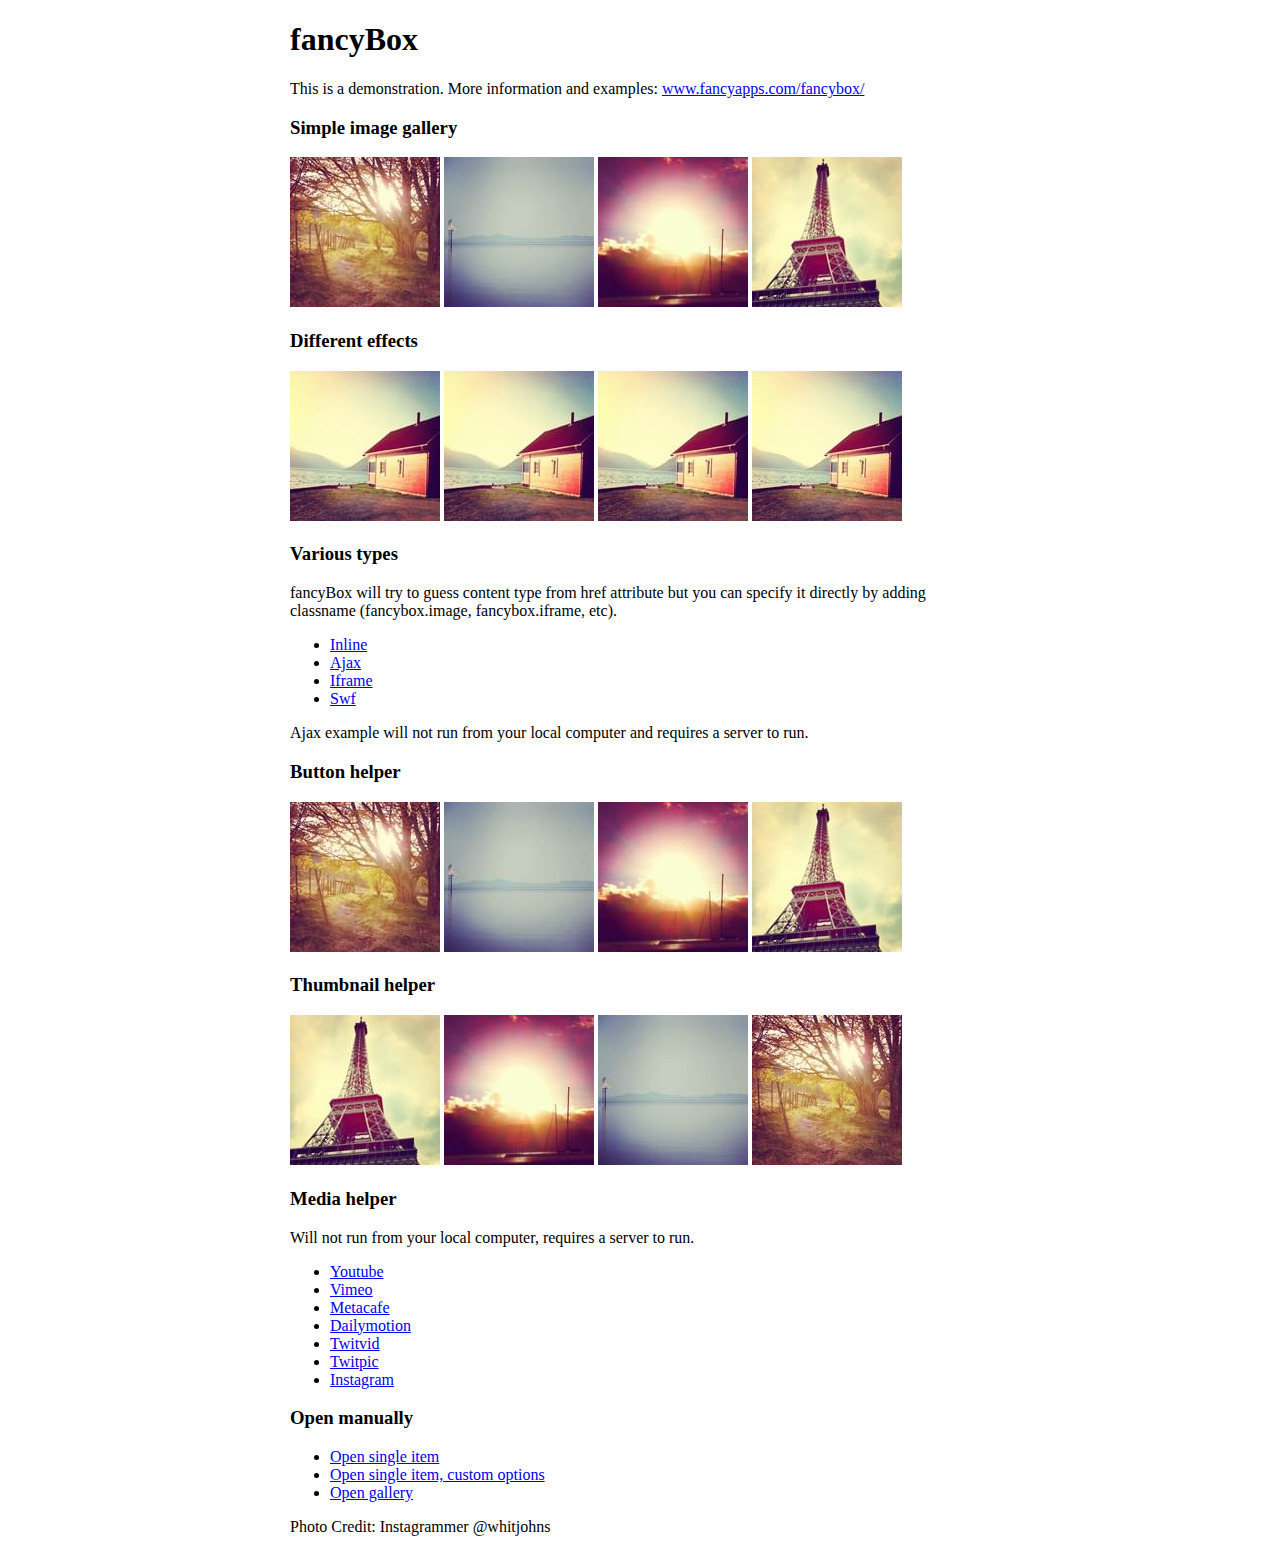
<file: finity_techserv_portfolio_website_app/static/finity_techserv_portfolio_website_app/vendors/fancyBox/demo/index.html>
<!DOCTYPE html>
<html>
<head>
	<title>fancyBox - Fancy jQuery Lightbox Alternative | Demonstration</title>
	<meta http-equiv="Content-Type" content="text/html; charset=UTF-8" />

	<!-- Add jQuery library -->
	<script type="text/javascript" src="../lib/jquery-1.10.2.min.js"></script>

	<!-- Add mousewheel plugin (this is optional) -->
	<script type="text/javascript" src="../lib/jquery.mousewheel.pack.js?v=3.1.3"></script>

	<!-- Add fancyBox main JS and CSS files -->
	<script type="text/javascript" src="../source/jquery.fancybox.pack.js?v=2.1.5"></script>
	<link rel="stylesheet" type="text/css" href="../source/jquery.fancybox.css?v=2.1.5" media="screen" />

	<!-- Add Button helper (this is optional) -->
	<link rel="stylesheet" type="text/css" href="../source/helpers/jquery.fancybox-buttons.css?v=1.0.5" />
	<script type="text/javascript" src="../source/helpers/jquery.fancybox-buttons.js?v=1.0.5"></script>

	<!-- Add Thumbnail helper (this is optional) -->
	<link rel="stylesheet" type="text/css" href="../source/helpers/jquery.fancybox-thumbs.css?v=1.0.7" />
	<script type="text/javascript" src="../source/helpers/jquery.fancybox-thumbs.js?v=1.0.7"></script>

	<!-- Add Media helper (this is optional) -->
	<script type="text/javascript" src="../source/helpers/jquery.fancybox-media.js?v=1.0.6"></script>

	<script type="text/javascript">
		$(document).ready(function() {
			/*
			 *  Simple image gallery. Uses default settings
			 */

			$('.fancybox').fancybox();

			/*
			 *  Different effects
			 */

			// Change title type, overlay closing speed
			$(".fancybox-effects-a").fancybox({
				helpers: {
					title : {
						type : 'outside'
					},
					overlay : {
						speedOut : 0
					}
				}
			});

			// Disable opening and closing animations, change title type
			$(".fancybox-effects-b").fancybox({
				openEffect  : 'none',
				closeEffect	: 'none',

				helpers : {
					title : {
						type : 'over'
					}
				}
			});

			// Set custom style, close if clicked, change title type and overlay color
			$(".fancybox-effects-c").fancybox({
				wrapCSS    : 'fancybox-custom',
				closeClick : true,

				openEffect : 'none',

				helpers : {
					title : {
						type : 'inside'
					},
					overlay : {
						css : {
							'background' : 'rgba(238,238,238,0.85)'
						}
					}
				}
			});

			// Remove padding, set opening and closing animations, close if clicked and disable overlay
			$(".fancybox-effects-d").fancybox({
				padding: 0,

				openEffect : 'elastic',
				openSpeed  : 150,

				closeEffect : 'elastic',
				closeSpeed  : 150,

				closeClick : true,

				helpers : {
					overlay : null
				}
			});

			/*
			 *  Button helper. Disable animations, hide close button, change title type and content
			 */

			$('.fancybox-buttons').fancybox({
				openEffect  : 'none',
				closeEffect : 'none',

				prevEffect : 'none',
				nextEffect : 'none',

				closeBtn  : false,

				helpers : {
					title : {
						type : 'inside'
					},
					buttons	: {}
				},

				afterLoad : function() {
					this.title = 'Image ' + (this.index + 1) + ' of ' + this.group.length + (this.title ? ' - ' + this.title : '');
				}
			});


			/*
			 *  Thumbnail helper. Disable animations, hide close button, arrows and slide to next gallery item if clicked
			 */

			$('.fancybox-thumbs').fancybox({
				prevEffect : 'none',
				nextEffect : 'none',

				closeBtn  : false,
				arrows    : false,
				nextClick : true,

				helpers : {
					thumbs : {
						width  : 50,
						height : 50
					}
				}
			});

			/*
			 *  Media helper. Group items, disable animations, hide arrows, enable media and button helpers.
			*/
			$('.fancybox-media')
				.attr('rel', 'media-gallery')
				.fancybox({
					openEffect : 'none',
					closeEffect : 'none',
					prevEffect : 'none',
					nextEffect : 'none',

					arrows : false,
					helpers : {
						media : {},
						buttons : {}
					}
				});

			/*
			 *  Open manually
			 */

			$("#fancybox-manual-a").click(function() {
				$.fancybox.open('1_b.jpg');
			});

			$("#fancybox-manual-b").click(function() {
				$.fancybox.open({
					href : 'iframe.html',
					type : 'iframe',
					padding : 5
				});
			});

			$("#fancybox-manual-c").click(function() {
				$.fancybox.open([
					{
						href : '1_b.jpg',
						title : 'My title'
					}, {
						href : '2_b.jpg',
						title : '2nd title'
					}, {
						href : '3_b.jpg'
					}
				], {
					helpers : {
						thumbs : {
							width: 75,
							height: 50
						}
					}
				});
			});


		});
	</script>
	<style type="text/css">
		.fancybox-custom .fancybox-skin {
			box-shadow: 0 0 50px #222;
		}

		body {
			max-width: 700px;
			margin: 0 auto;
		}
	</style>
</head>
<body>
	<h1>fancyBox</h1>

	<p>This is a demonstration. More information and examples: <a href="http://fancyapps.com/fancybox/">www.fancyapps.com/fancybox/</a></p>

	<h3>Simple image gallery</h3>
	<p>
		<a class="fancybox" href="1_b.jpg" data-fancybox-group="gallery" title="Lorem ipsum dolor sit amet"><img src="1_s.jpg" alt="" /></a>

		<a class="fancybox" href="2_b.jpg" data-fancybox-group="gallery" title="Etiam quis mi eu elit temp"><img src="2_s.jpg" alt="" /></a>

		<a class="fancybox" href="3_b.jpg" data-fancybox-group="gallery" title="Cras neque mi, semper leon"><img src="3_s.jpg" alt="" /></a>

		<a class="fancybox" href="4_b.jpg" data-fancybox-group="gallery" title="Sed vel sapien vel sem uno"><img src="4_s.jpg" alt="" /></a>
	</p>

	<h3>Different effects</h3>
	<p>
		<a class="fancybox-effects-a" href="5_b.jpg" title="Lorem ipsum dolor sit amet, consectetur adipiscing elit"><img src="5_s.jpg" alt="" /></a>

		<a class="fancybox-effects-b" href="5_b.jpg" title="Lorem ipsum dolor sit amet, consectetur adipiscing elit"><img src="5_s.jpg" alt="" /></a>

		<a class="fancybox-effects-c" href="5_b.jpg" title="Lorem ipsum dolor sit amet, consectetur adipiscing elit"><img src="5_s.jpg" alt="" /></a>

		<a class="fancybox-effects-d" href="5_b.jpg" title="Lorem ipsum dolor sit amet, consectetur adipiscing elit"><img src="5_s.jpg" alt="" /></a>
	</p>

	<h3>Various types</h3>
	<p>
		fancyBox will try to guess content type from href attribute but you can specify it directly by adding classname (fancybox.image, fancybox.iframe, etc).
	</p>
	<ul>
		<li><a class="fancybox" href="#inline1" title="Lorem ipsum dolor sit amet">Inline</a></li>
		<li><a class="fancybox fancybox.ajax" href="ajax.txt">Ajax</a></li>
		<li><a class="fancybox fancybox.iframe" href="iframe.html">Iframe</a></li>
		<li><a class="fancybox" href="http://www.adobe.com/jp/events/cs3_web_edition_tour/swfs/perform.swf">Swf</a></li>
	</ul>

	<div id="inline1" style="width:400px;display: none;">
		<h3>Etiam quis mi eu elit</h3>
		<p>
			Lorem ipsum dolor sit amet, consectetur adipiscing elit. Etiam quis mi eu elit tempor facilisis id et neque. Nulla sit amet sem sapien. Vestibulum imperdiet porta ante ac ornare. Nulla et lorem eu nibh adipiscing ultricies nec at lacus. Cras laoreet ultricies sem, at blandit mi eleifend aliquam. Nunc enim ipsum, vehicula non pretium varius, cursus ac tortor. Vivamus fringilla congue laoreet. Quisque ultrices sodales orci, quis rhoncus justo auctor in. Phasellus dui eros, bibendum eu feugiat ornare, faucibus eu mi. Nunc aliquet tempus sem, id aliquam diam varius ac. Maecenas nisl nunc, molestie vitae eleifend vel, iaculis sed magna. Aenean tempus lacus vitae orci posuere porttitor eget non felis. Donec lectus elit, aliquam nec eleifend sit amet, vestibulum sed nunc.
		</p>
	</div>

	<p>
		Ajax example will not run from your local computer and requires a server to run.
	</p>

	<h3>Button helper</h3>
	<p>
		<a class="fancybox-buttons" data-fancybox-group="button" href="1_b.jpg"><img src="1_s.jpg" alt="" /></a>

		<a class="fancybox-buttons" data-fancybox-group="button" href="2_b.jpg"><img src="2_s.jpg" alt="" /></a>

		<a class="fancybox-buttons" data-fancybox-group="button" href="3_b.jpg"><img src="3_s.jpg" alt="" /></a>

		<a class="fancybox-buttons" data-fancybox-group="button" href="4_b.jpg"><img src="4_s.jpg" alt="" /></a>
	</p>

	<h3>Thumbnail helper</h3>
	<p>
		<a class="fancybox-thumbs" data-fancybox-group="thumb" href="4_b.jpg"><img src="4_s.jpg" alt="" /></a>

		<a class="fancybox-thumbs" data-fancybox-group="thumb" href="3_b.jpg"><img src="3_s.jpg" alt="" /></a>

		<a class="fancybox-thumbs" data-fancybox-group="thumb" href="2_b.jpg"><img src="2_s.jpg" alt="" /></a>

		<a class="fancybox-thumbs" data-fancybox-group="thumb" href="1_b.jpg"><img src="1_s.jpg" alt="" /></a>
	</p>

	<h3>Media helper</h3>
	<p>
		Will not run from your local computer, requires a server to run.
	</p>

	<ul>
		<li><a class="fancybox-media" href="http://www.youtube.com/watch?v=opj24KnzrWo">Youtube</a></li>
		<li><a class="fancybox-media" href="http://vimeo.com/47480346">Vimeo</a></li>
		<li><a class="fancybox-media" href="http://www.metacafe.com/watch/7635964/">Metacafe</a></li>
		<li><a class="fancybox-media" href="http://www.dailymotion.com/video/xoeylt_electric-guest-this-head-i-hold_music">Dailymotion</a></li>
		<li><a class="fancybox-media" href="http://twitvid.com/QY7MD">Twitvid</a></li>
		<li><a class="fancybox-media" href="http://twitpic.com/7p93st">Twitpic</a></li>
		<li><a class="fancybox-media" href="http://instagr.am/p/IejkuUGxQn">Instagram</a></li>
	</ul>

	<h3>Open manually</h3>
	<ul>
		<li><a id="fancybox-manual-a" href="javascript:;">Open single item</a></li>
		<li><a id="fancybox-manual-b" href="javascript:;">Open single item, custom options</a></li>
		<li><a id="fancybox-manual-c" href="javascript:;">Open gallery</a></li>
	</ul>

	<p>
		Photo Credit: Instagrammer @whitjohns
	</p>
</body>
</html>
</file>
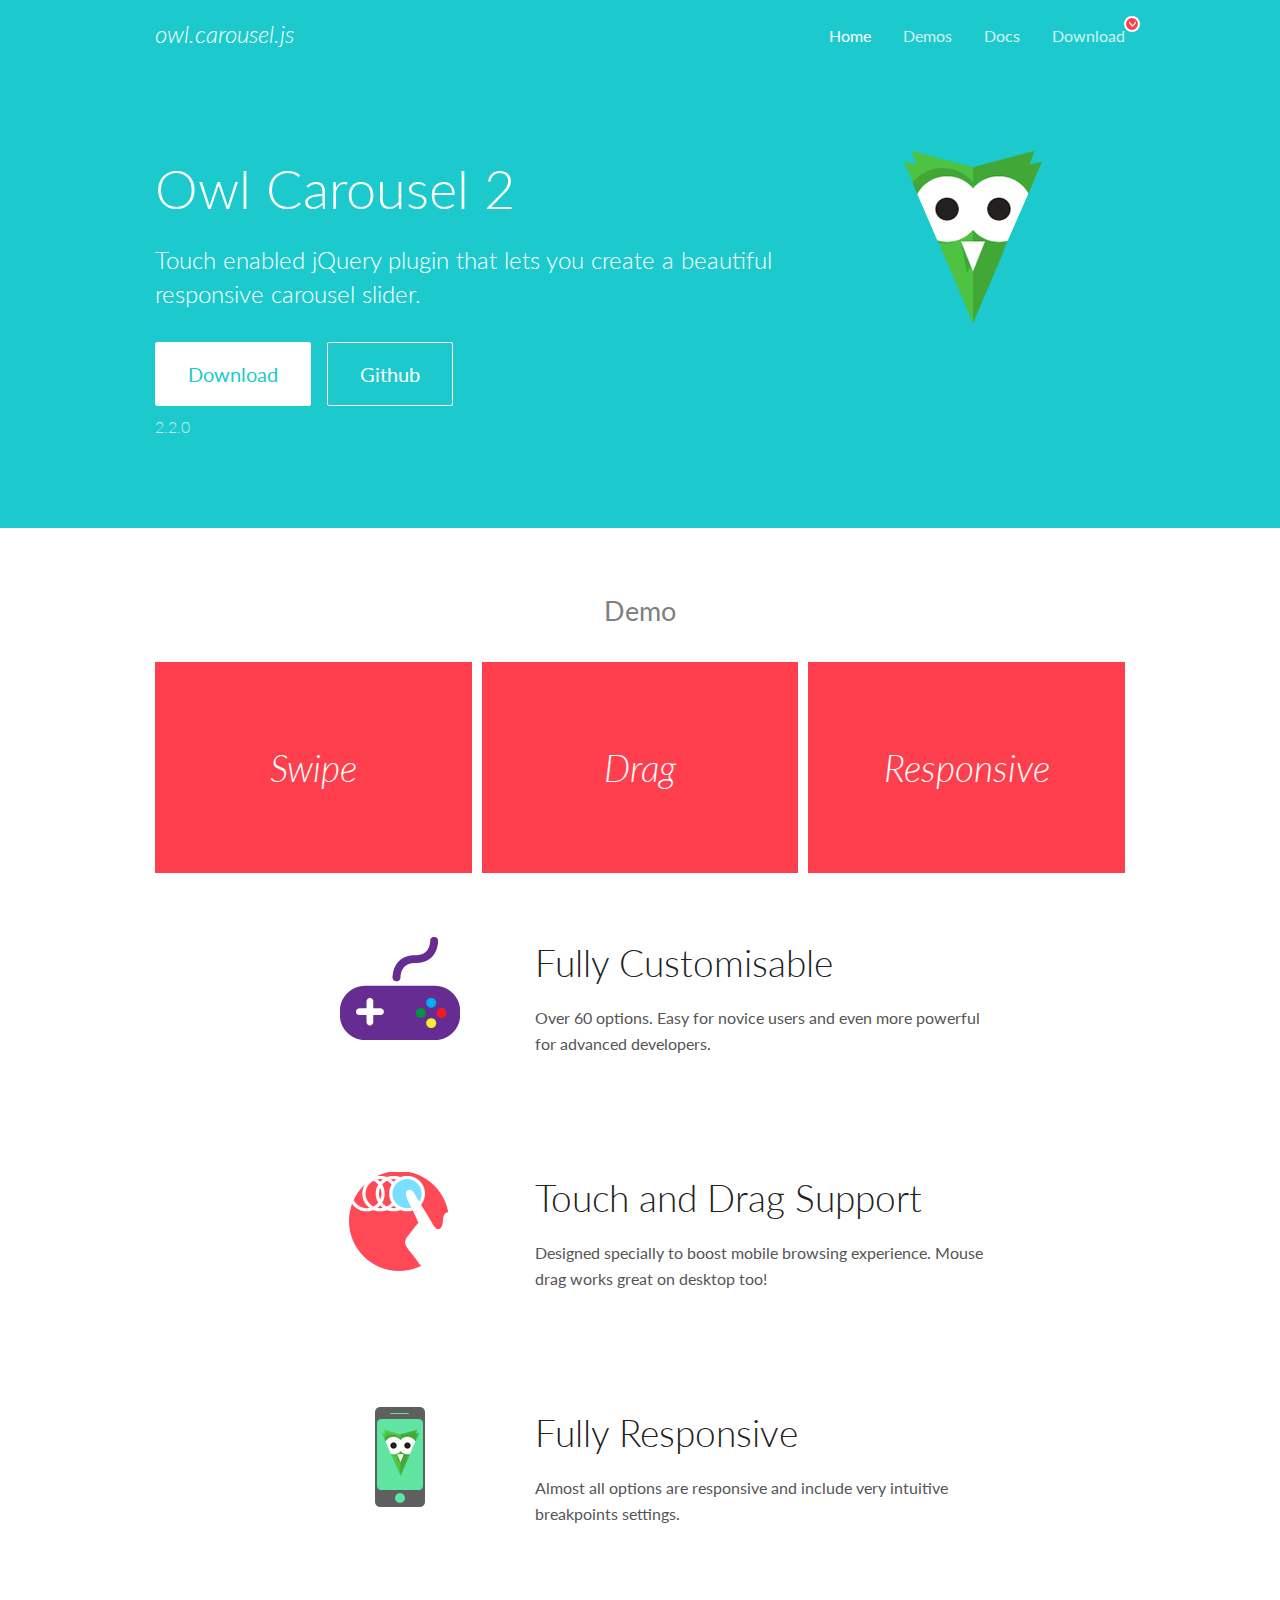
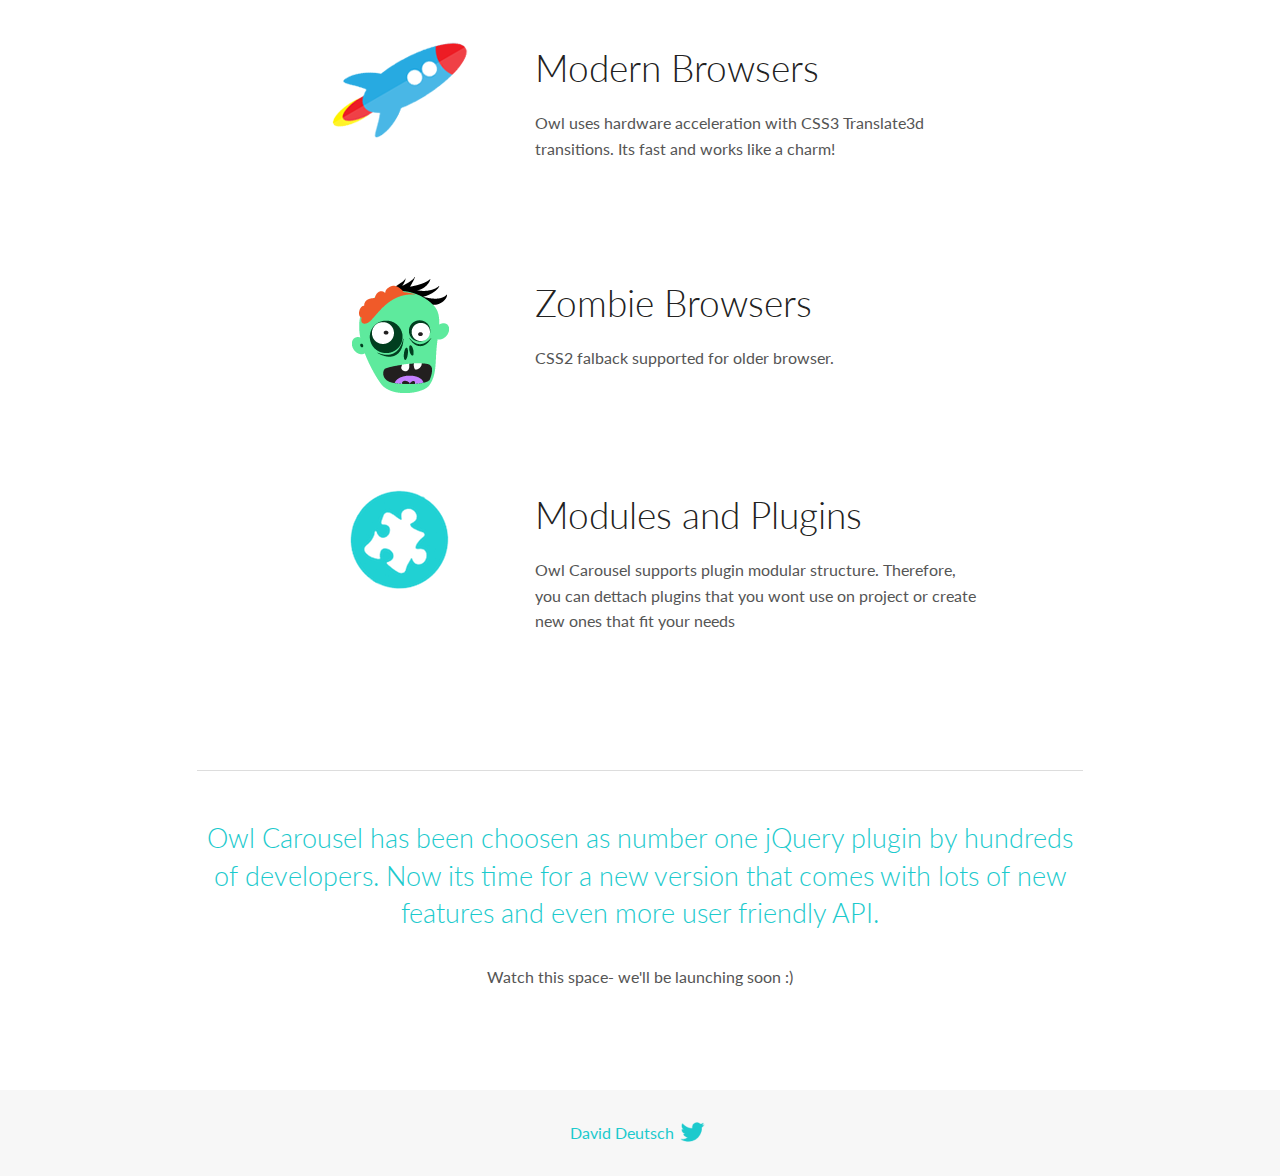
<file: finity_techserv_portfolio_website_app/static/finity_techserv_portfolio_website_app/vendors/owl-carousel/docs/index.html>
<!DOCTYPE html>
<html lang="en">
  <head>

    <!-- head -->
    <meta charset="utf-8">
    <meta name="msapplication-tap-highlight" content="no" />
    <meta name="viewport" content="width=device-width, initial-scale=1.0" />
    <meta name="description" content="Touch enabled jQuery plugin that lets you create beautiful responsive carousel slider.">
    <meta name="author" content="David Deutsch">
    <title>
      Home | Owl Carousel | 2.2.0
    </title>

    <!-- Stylesheets -->
    <link href='https://fonts.googleapis.com/css?family=Lato:300,400,700,400italic,300italic' rel='stylesheet' type='text/css'>
    <link rel="stylesheet" href="assets/css/docs.theme.min.css">

    <!-- Owl Stylesheets -->
    <link rel="stylesheet" href="assets/owlcarousel/assets/owl.carousel.min.css">
    <link rel="stylesheet" href="assets/owlcarousel/assets/owl.theme.default.min.css">

    <!-- HTML5 shim and Respond.js IE8 support of HTML5 elements and media queries -->

    <!--[if lt IE 9]>
      <script src="https://oss.maxcdn.com/libs/html5shiv/3.7.0/html5shiv.js"></script>
      <script src="https://oss.maxcdn.com/libs/respond.js/1.3.0/respond.min.js"></script>
    <![endif]-->

    <!-- Favicons -->
    <link rel="apple-touch-icon-precomposed" sizes="144x144" href="assets/ico/apple-touch-icon-144-precomposed.png">
    <link rel="shortcut icon" href="assets/ico/favicon.png">
    <link rel="shortcut icon" href="favicon.ico">

    <!-- Yeah i know js should not be in header. Its required for demos.-->

    <!-- javascript -->
    <script src="assets/vendors/jquery.min.js"></script>
    <script src="assets/owlcarousel/owl.carousel.js"></script>
  </head>
  <body>

    <!-- header -->
    <header class="header">
      <div class="row">
        <div class="large-12 columns">
          <div class="brand left">
            <h3>
              <a href="/OwlCarousel2/">owl.carousel.js</a> 
            </h3>
          </div>
          <a id="toggle-nav" class="right">
            <span></span> <span></span> <span></span> 
          </a> 
          <div class="nav-bar">
            <ul class="clearfix">
              <li class="active">
                <a href="/OwlCarousel2/index.html">Home</a> 
              </li>
              <li> <a href="/OwlCarousel2/demos/demos.html">Demos</a>  </li>
              <li> <a href="/OwlCarousel2/docs/started-welcome.html">Docs</a>  </li>
              <li>
                <a href="/OwlCarousel2/download/owl.carousel.2.2.0.zip">Download</a> 
                <span class="download"></span> 
              </li>
            </ul>
          </div>
        </div>
      </div>
    </header>

    <!-- home panel -->
    <section id="hero">
      <div class="row">
        <div class="large-8 medium-8 columns">
          <h1>Owl Carousel 2</h1>
          <h4>Touch enabled jQuery plugin that lets you create a beautiful responsive carousel slider.</h4>
          <a href="/OwlCarousel2/download/owl.carousel.2.2.0.zip" class="hero-button">Download</a> 
          <a href="https://github.com/OwlCarousel2/OwlCarousel2" class="hero-button outline">Github</a> 
          <p>2.2.0</p>
        </div>
        <div class="large-4 medium-4 columns">
          <img class="owl-logo" src="assets/img/owl-logo.png" alt="mr. Owl">
        </div>
      </div>
    </section>

    <!-- body -->
    <div class="home-demo">
      <div class="row">
        <div class="large-12 columns">
          <h3>Demo</h3>
          <div class="owl-carousel">
            <div class="item">
              <h2>Swipe</h2>
            </div>
            <div class="item">
              <h2>Drag</h2>
            </div>
            <div class="item">
              <h2>Responsive</h2>
            </div>
            <div class="item">
              <h2>CSS3</h2>
            </div>
            <div class="item">
              <h2>Fast</h2>
            </div>
            <div class="item">
              <h2>Easy</h2>
            </div>
            <div class="item">
              <h2>Free</h2>
            </div>
            <div class="item">
              <h2>Upgradable</h2>
            </div>
            <div class="item">
              <h2>Tons of options</h2>
            </div>
            <div class="item">
              <h2>Infinity</h2>
            </div>
            <div class="item">
              <h2>Auto Width</h2>
            </div>
          </div>
        </div>
      </div>
    </div>
    <script>
      var owl = $('.owl-carousel');
      owl.owlCarousel({
        margin: 10,
        loop: true,
        responsive: {
          0: {
            items: 1
          },
          600: {
            items: 2
          },
          1000: {
            items: 3
          }
        }
      })
    </script>

    <!-- features -->
    <div id="features">
      <div class="row">
        <div class="small-12 medium-9 small-centered columns">
          <section class="row feature">
            <div class="medium-4 small-12 columns">
              <img src="assets/img/feature-options.png" alt="">
            </div>
            <div class="medium-8 small-12 columns">
              <h2>Fully Customisable</h2>
              <p>Over 60 options. Easy for novice users and even more powerful for advanced developers.</p>
            </div>
          </section>
          <section class="row feature">
            <div class="medium-4 small-12 columns">
              <img src="assets/img/feature-drag.png" alt="">
            </div>
            <div class="medium-8 small-12 columns">
              <h2>Touch and Drag Support</h2>
              <p>Designed specially to boost mobile browsing experience. Mouse drag works great on desktop too!</p>
            </div>
          </section>
          <section class="row feature">
            <div class="medium-4 small-12 columns">
              <img src="assets/img/feature-responsive.png" alt="">
            </div>
            <div class="medium-8 small-12 columns">
              <h2>Fully Responsive</h2>
              <p>Almost all options are responsive and include very intuitive breakpoints settings.</p>
            </div>
          </section>
          <section class="row feature">
            <div class="medium-4 small-12 columns">
              <img src="assets/img/feature-modern.png" alt="">
            </div>
            <div class="medium-8 small-12 columns">
              <h2>Modern Browsers</h2>
              <p>Owl uses hardware acceleration with CSS3 Translate3d transitions. Its fast and works like a charm! </p>
            </div>
          </section>
          <section class="row feature">
            <div class="medium-4 small-12 columns">
              <img src="assets/img/feature-zombie.png" alt="">
            </div>
            <div class="medium-8 small-12 columns">
              <h2>Zombie Browsers</h2>
              <p>CSS2 falback supported for older browser.</p>
            </div>
          </section>
          <section class="row feature">
            <div class="medium-4 small-12 columns">
              <img src="assets/img/feature-module.png" alt="">
            </div>
            <div class="medium-8 small-12 columns">
              <h2>Modules and Plugins</h2>
              <p>Owl Carousel supports plugin modular structure. Therefore, you can dettach plugins that you wont use on project or create new ones that fit your needs</p>
            </div>
          </section>
        </div>
      </div>
    </div>

    <!-- footer -->
    <section id="teaser-text">
      <div class="row">
        <div class="small-12 medium-11 small-centered columns">
          <hr>
          <h3 id="owl-carousel-has-been-choosen-as-number-one-jquery-plugin-by-hundreds-of-developers-now-its-time-for-a-new-version-that-comes-with-lots-of-new-features-and-even-more-user-friendly-api-">Owl Carousel has been choosen as number one jQuery plugin by hundreds of developers. Now its time for a new version that comes with lots of new features and even more user friendly API.</h3>
          <p>Watch this space- we&#39;ll be launching soon :)</p>
        </div>
      </div>
    </section>

    <!-- footer -->
    <footer class="footer">
      <div class="row">
        <div class="large-12 columns">
          <h5>
            <a href="/docs/support-contact.html">David Deutsch</a> 
            <a id="custom-tweet-button" href="https://twitter.com/share?url=http://www.owlcarousel.owlgraphic.com&text=Owl Carousel - This is so awesome! " target="_blank"></a> 
          </h5>
        </div>
      </div>
    </footer>

    <!-- vendors -->
    <script src="assets/vendors/highlight.js"></script>
    <script src="assets/js/app.js"></script>
  </body>
</html>
</file>
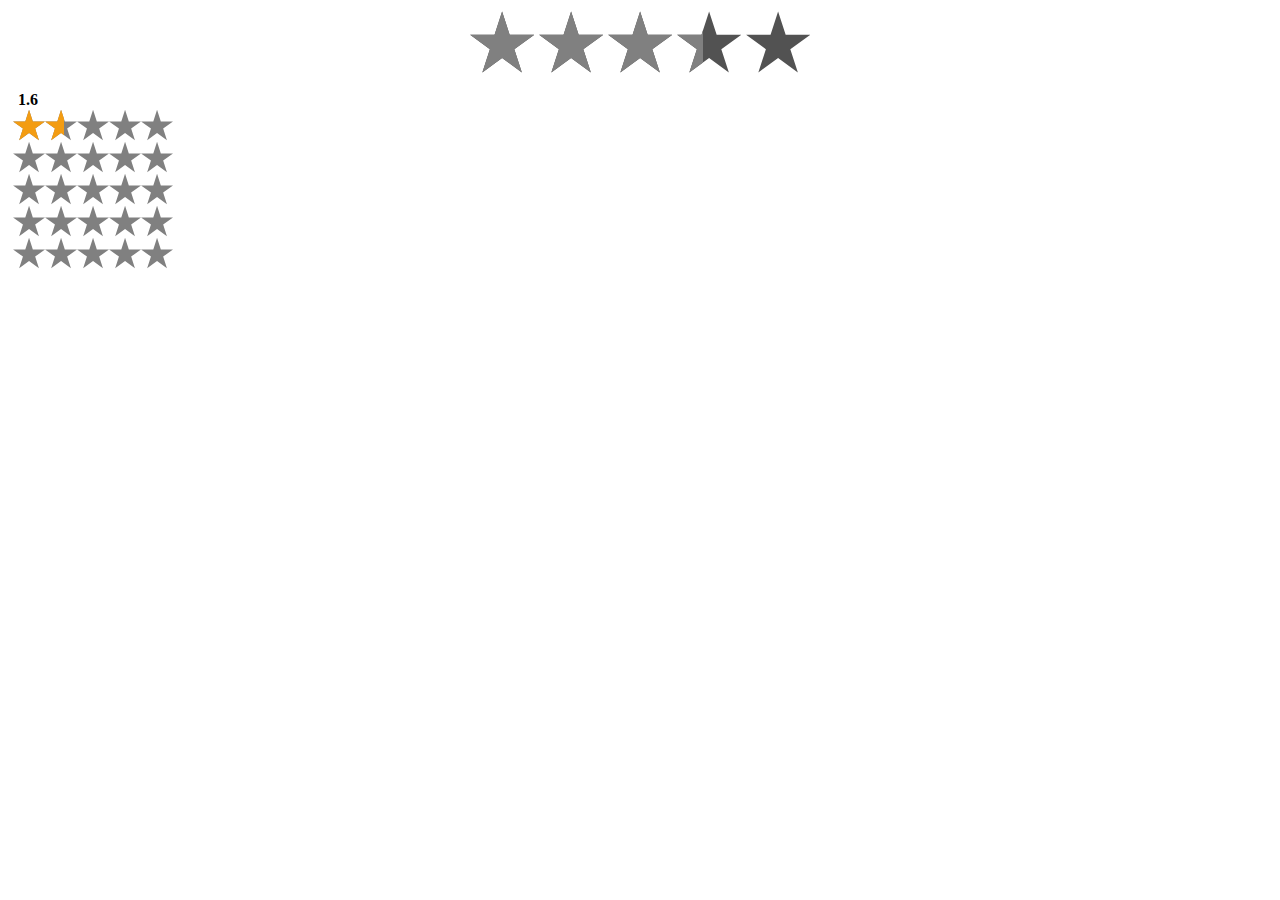
<file: finity_techserv_portfolio_website_app/static/finity_techserv_portfolio_website_app/vendors/rateyo/examples/index.html>
<!DOCTYPE html>
<html lang="en">

  <head>
    <title>RateYo - Scratchpad</title>
    <meta charset="utf-8"></meta>
    <link rel="stylesheet" href="../jquery.rateyo.min.css"/>
  </head>
  <body>

    <div>
      <div id="rateYo1" style="margin: 10px auto"></div>
      <div class="counter" style="float: left;
                            font-weight: bold;
                            margin-left: 10px;
                            margin-top: 7px;"></div>
      <div style="clear: both"></div>
    </div>

    <div class="rateyo-readonly-widg"></div>

    <div class="rateyo"></div>
    <div class="rateyo"></div>
    <div class="rateyo"></div>
    <div class="rateyo"></div>
    <script type="text/javascript" src="../jquery.min.js"></script>
    <script type="text/javascript" src="../jquery.rateyo.js"></script>

    <script>

      $(function () {

        var rating = 1.6;

        $(".counter").text(rating);

        $("#rateYo1").on("rateyo.init", function () { console.log("rateyo.init"); });

        $("#rateYo1").rateYo({
          rating: rating,
          numStars: 5,
          precision: 2,
          starWidth: "64px",
          spacing: "5px",
	  rtl: true,
          multiColor: {

            startColor: "#000000",
            endColor  : "#ffffff"
          },
          onInit: function () {

            console.log("On Init");
          },
          onSet: function () {

            console.log("On Set");
          }
        }).on("rateyo.set", function () { console.log("rateyo.set"); })
          .on("rateyo.change", function () { console.log("rateyo.change"); });

        $(".rateyo").rateYo();

        $(".rateyo-readonly-widg").rateYo({

          rating: rating,
          numStars: 5,
          precision: 2,
          minValue: 1,
          maxValue: 5
        }).on("rateyo.change", function (e, data) {
        
          console.log(data.rating);
        });
      });
    </script>
  </body>
</html>
</file>
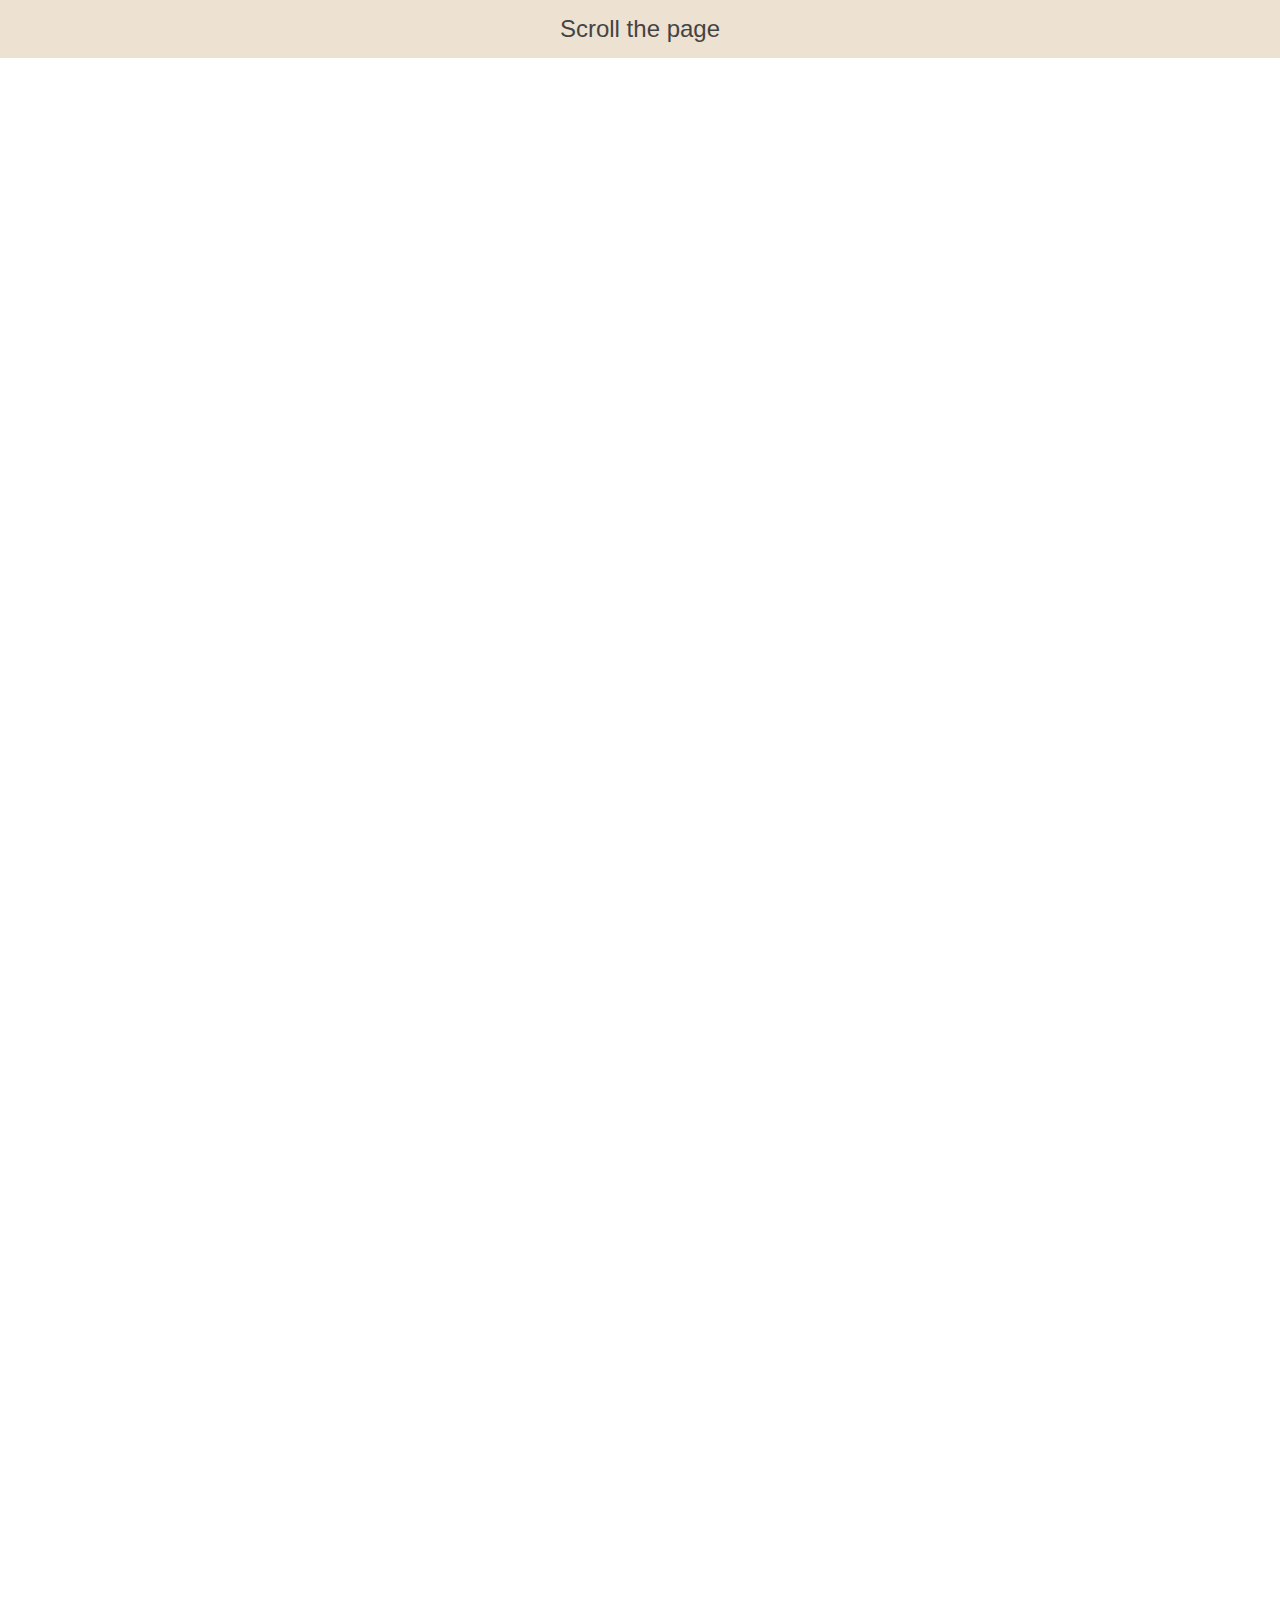
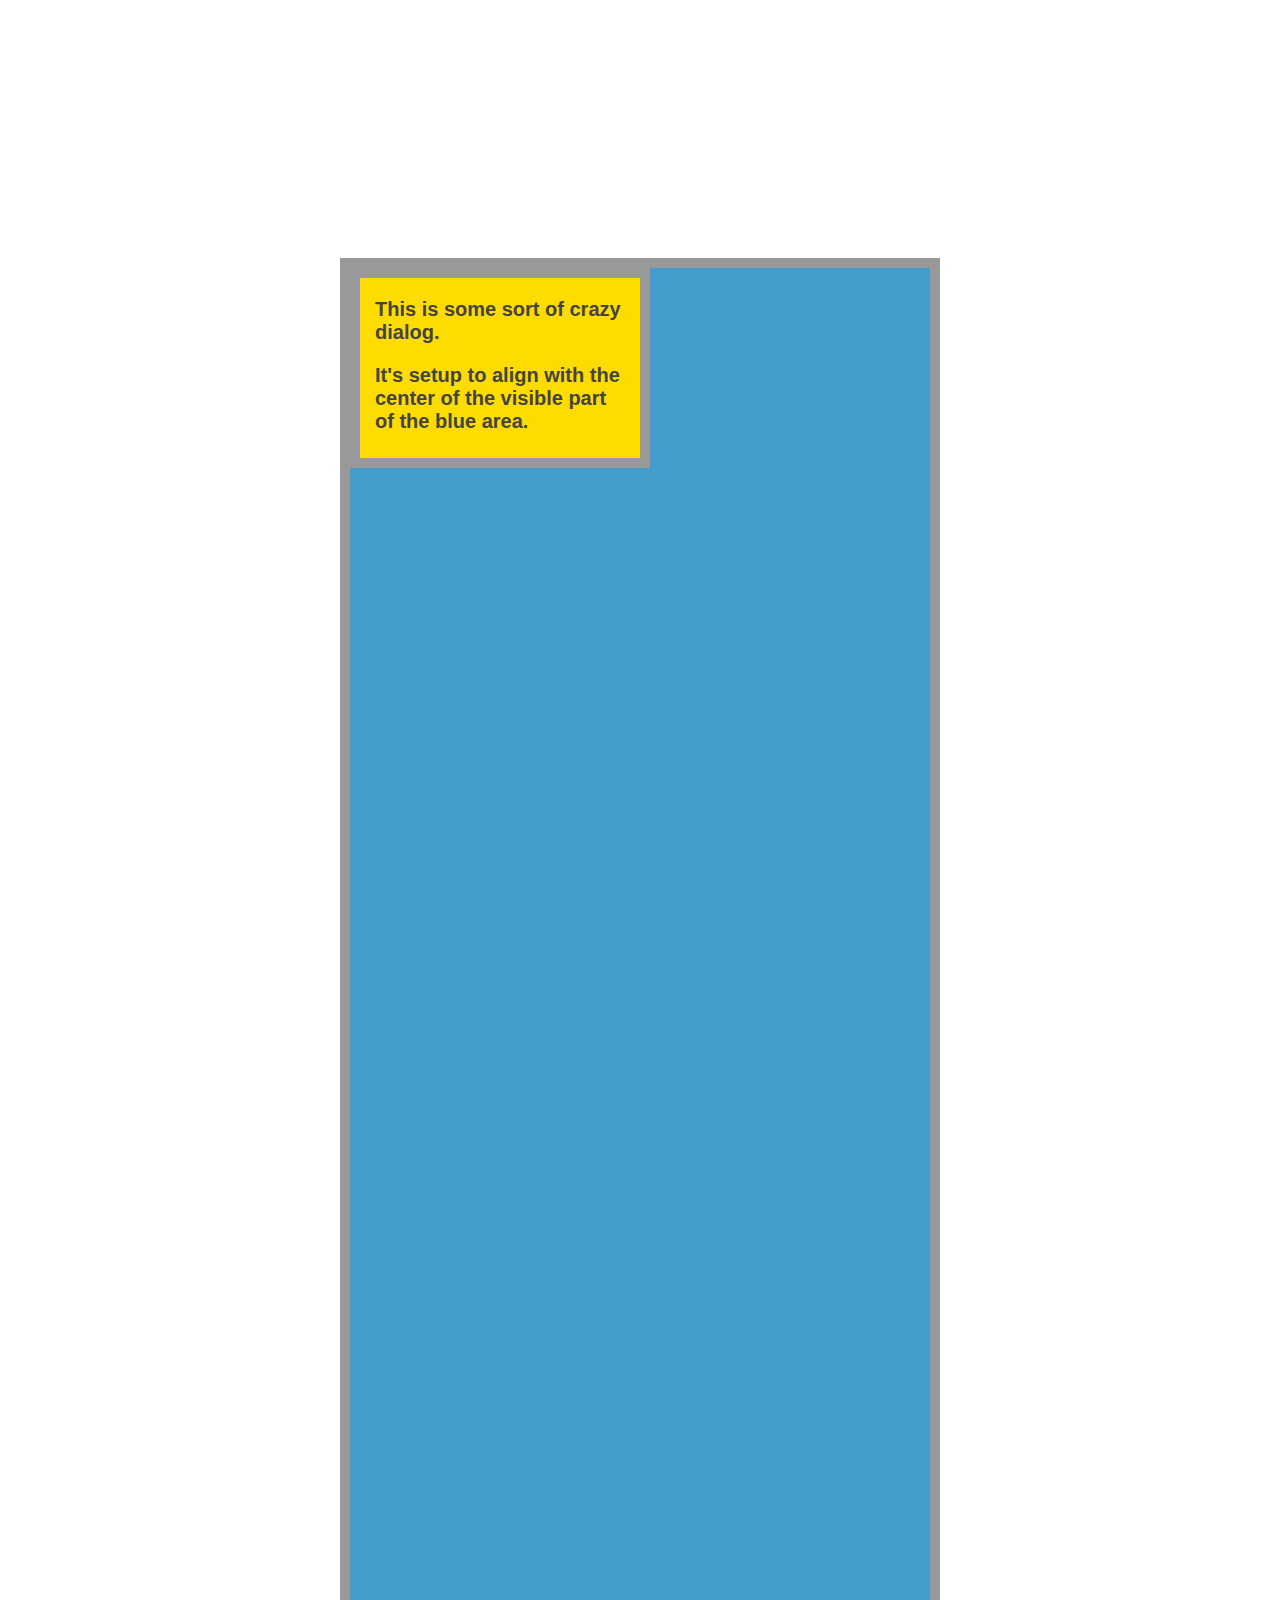
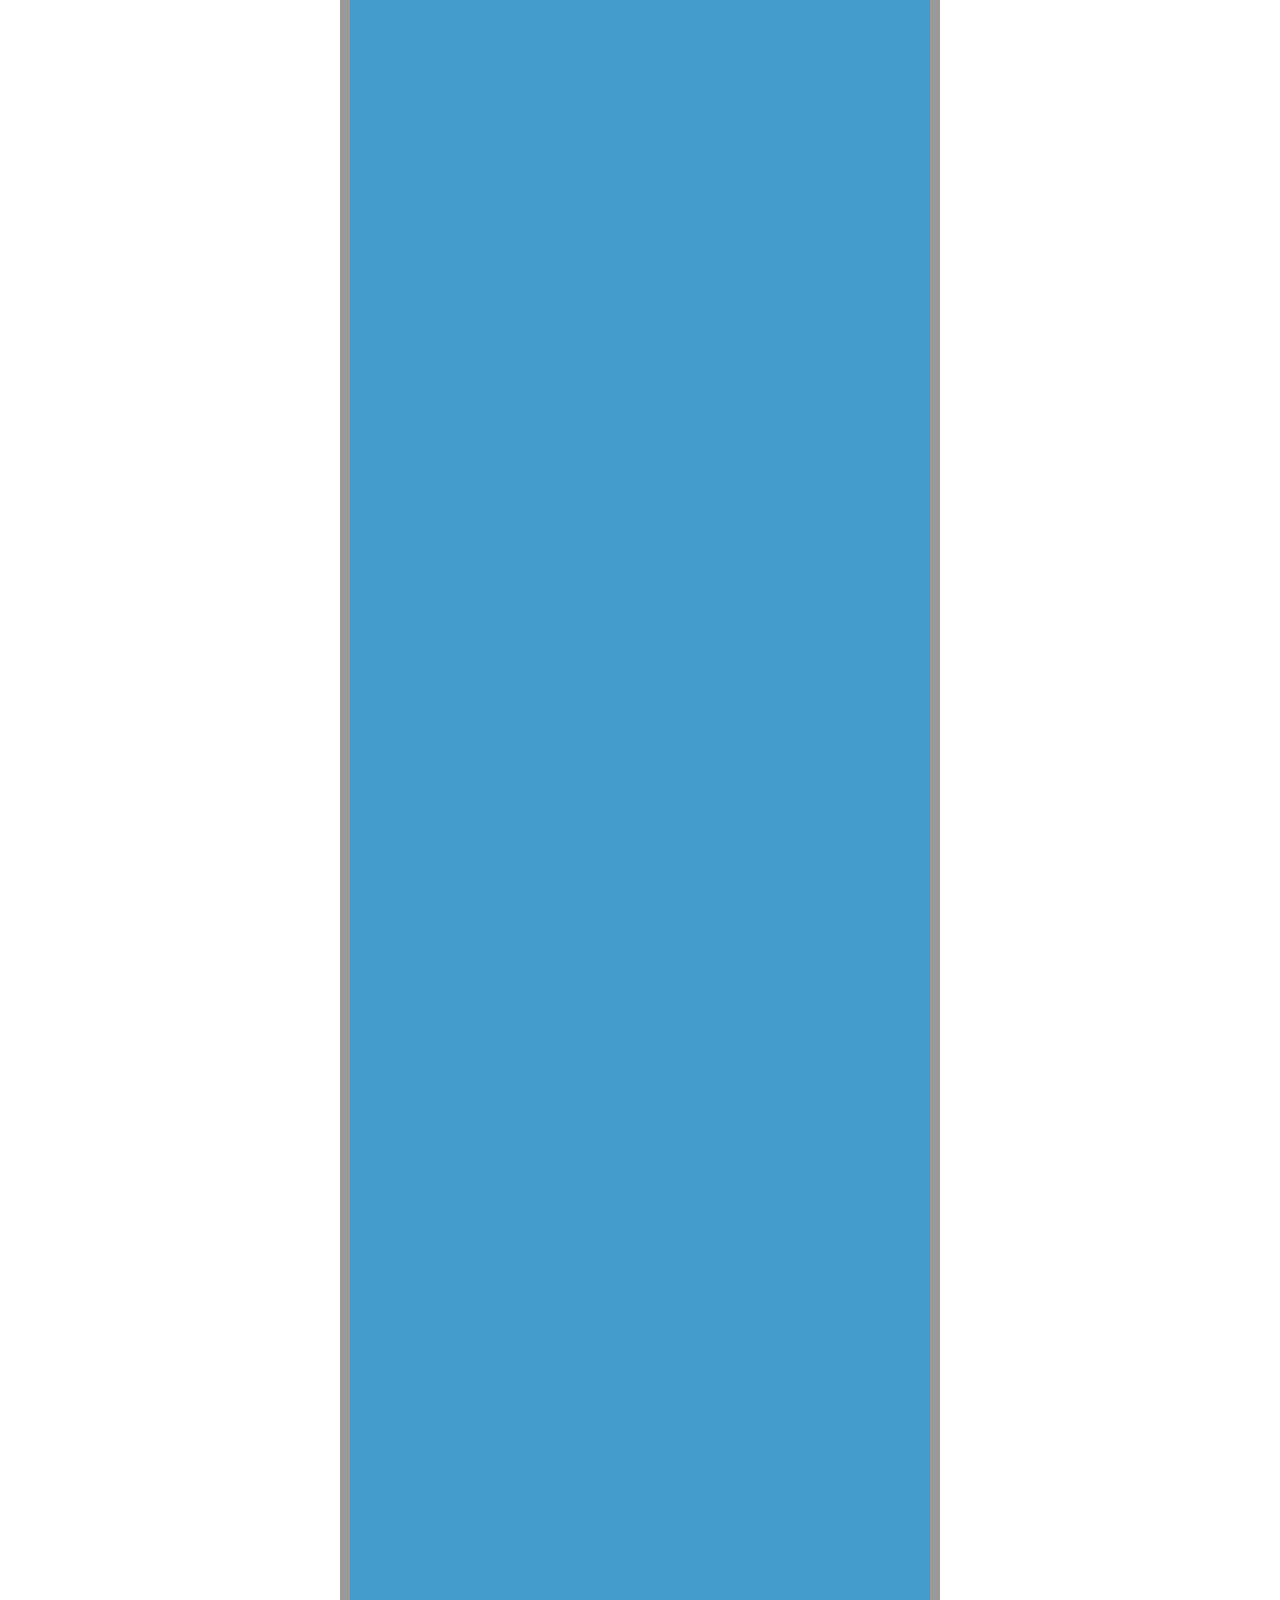
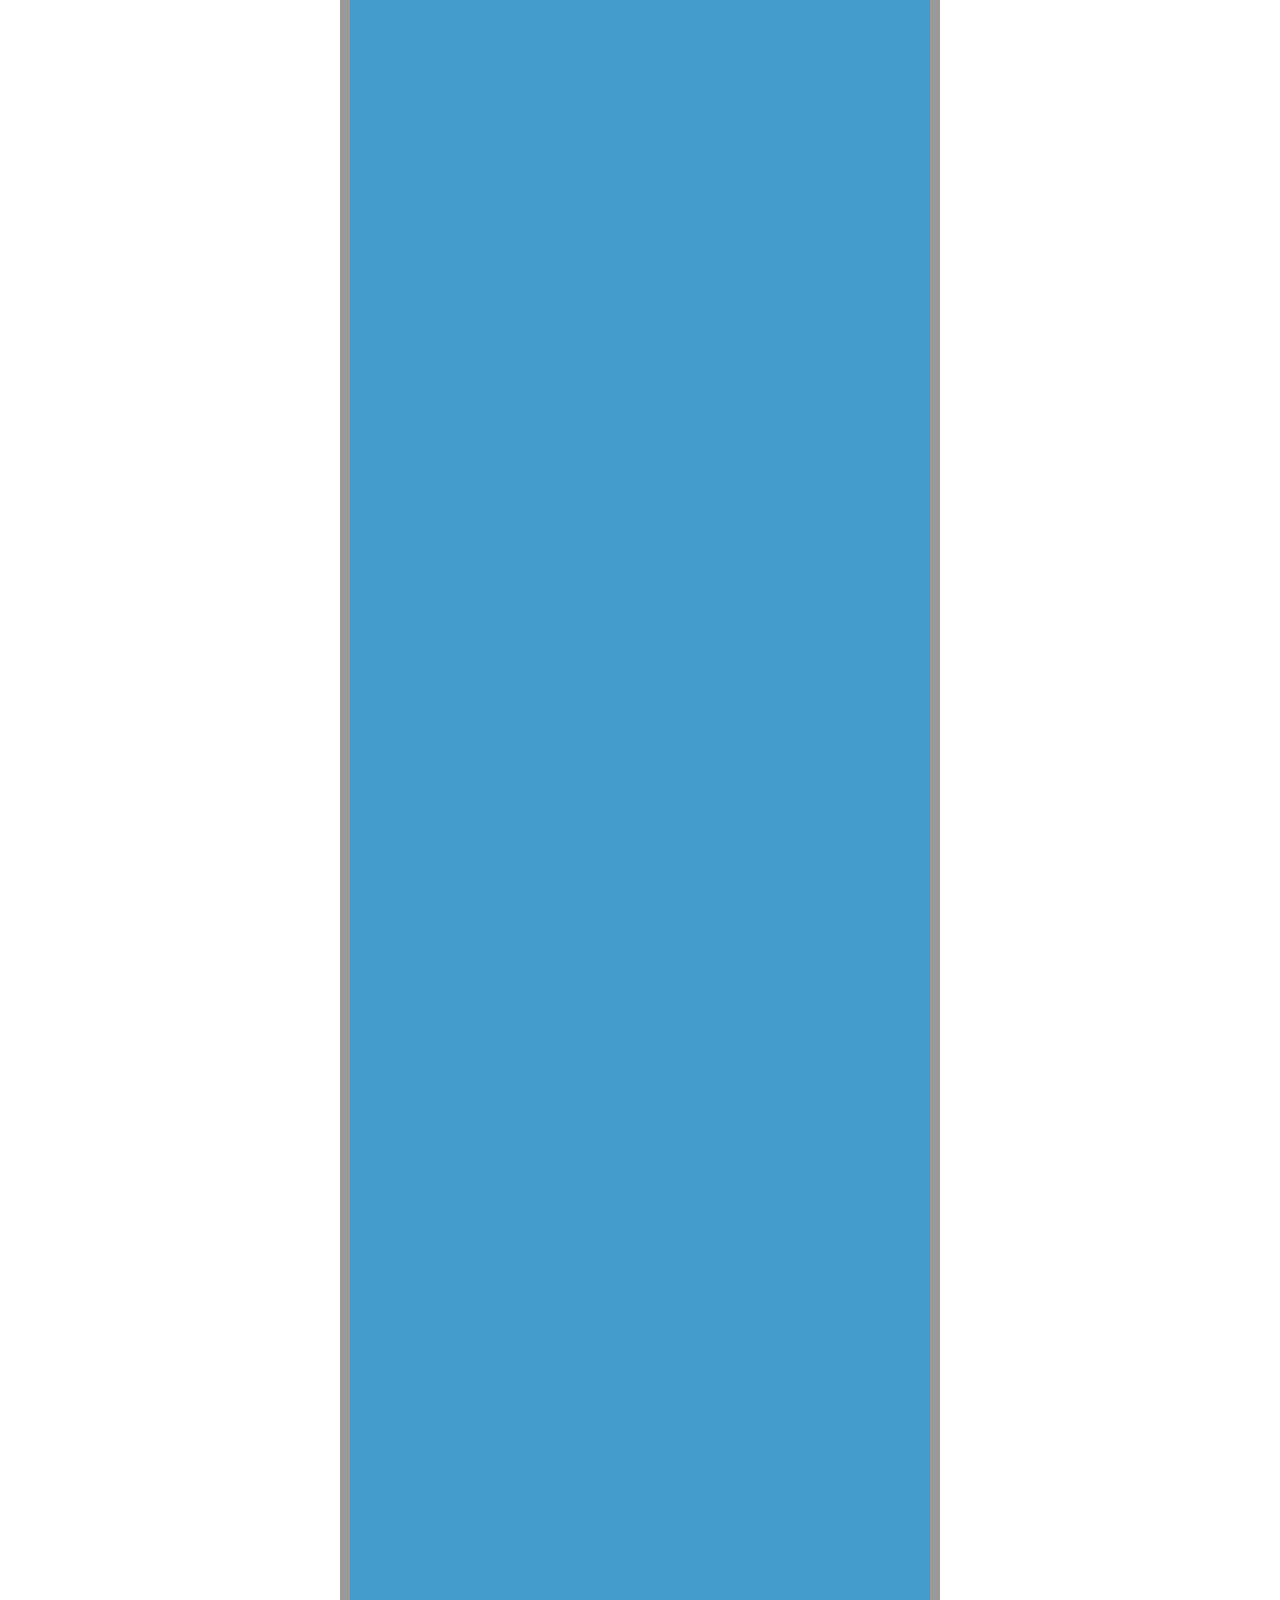
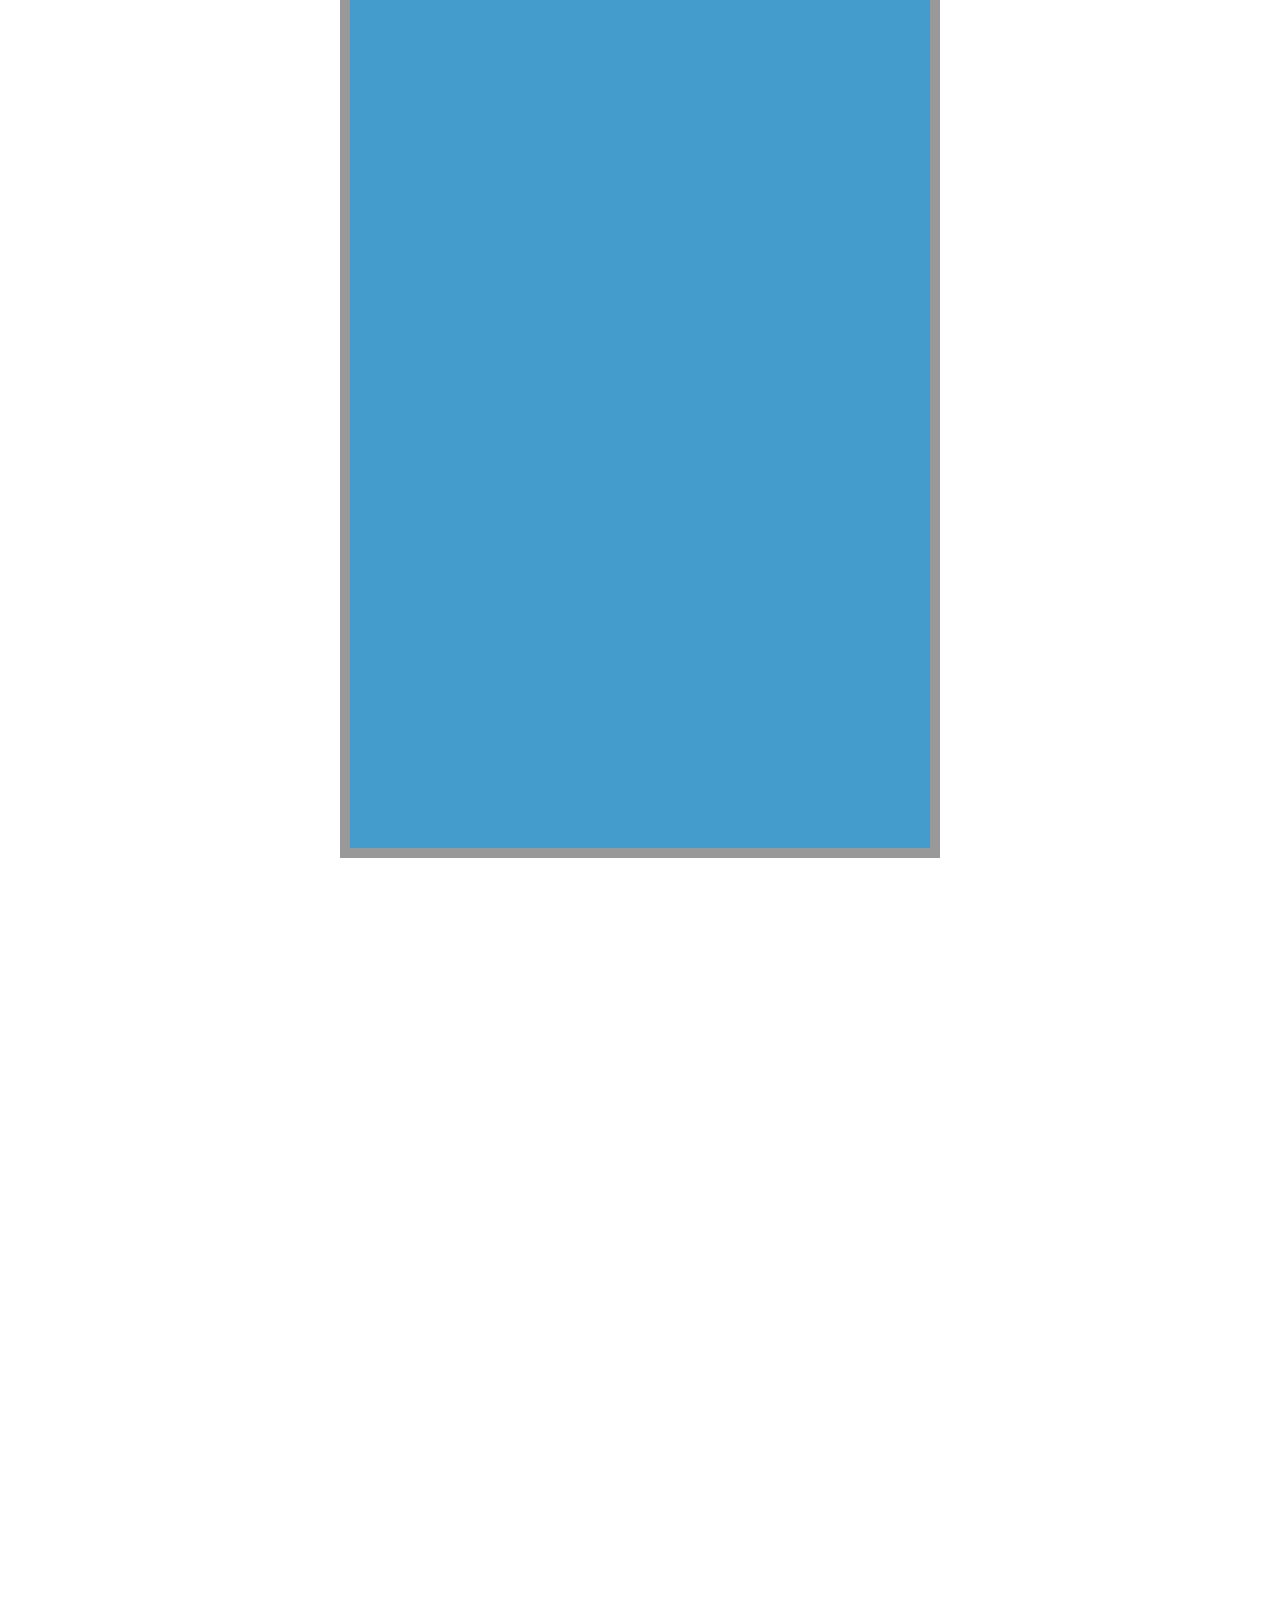
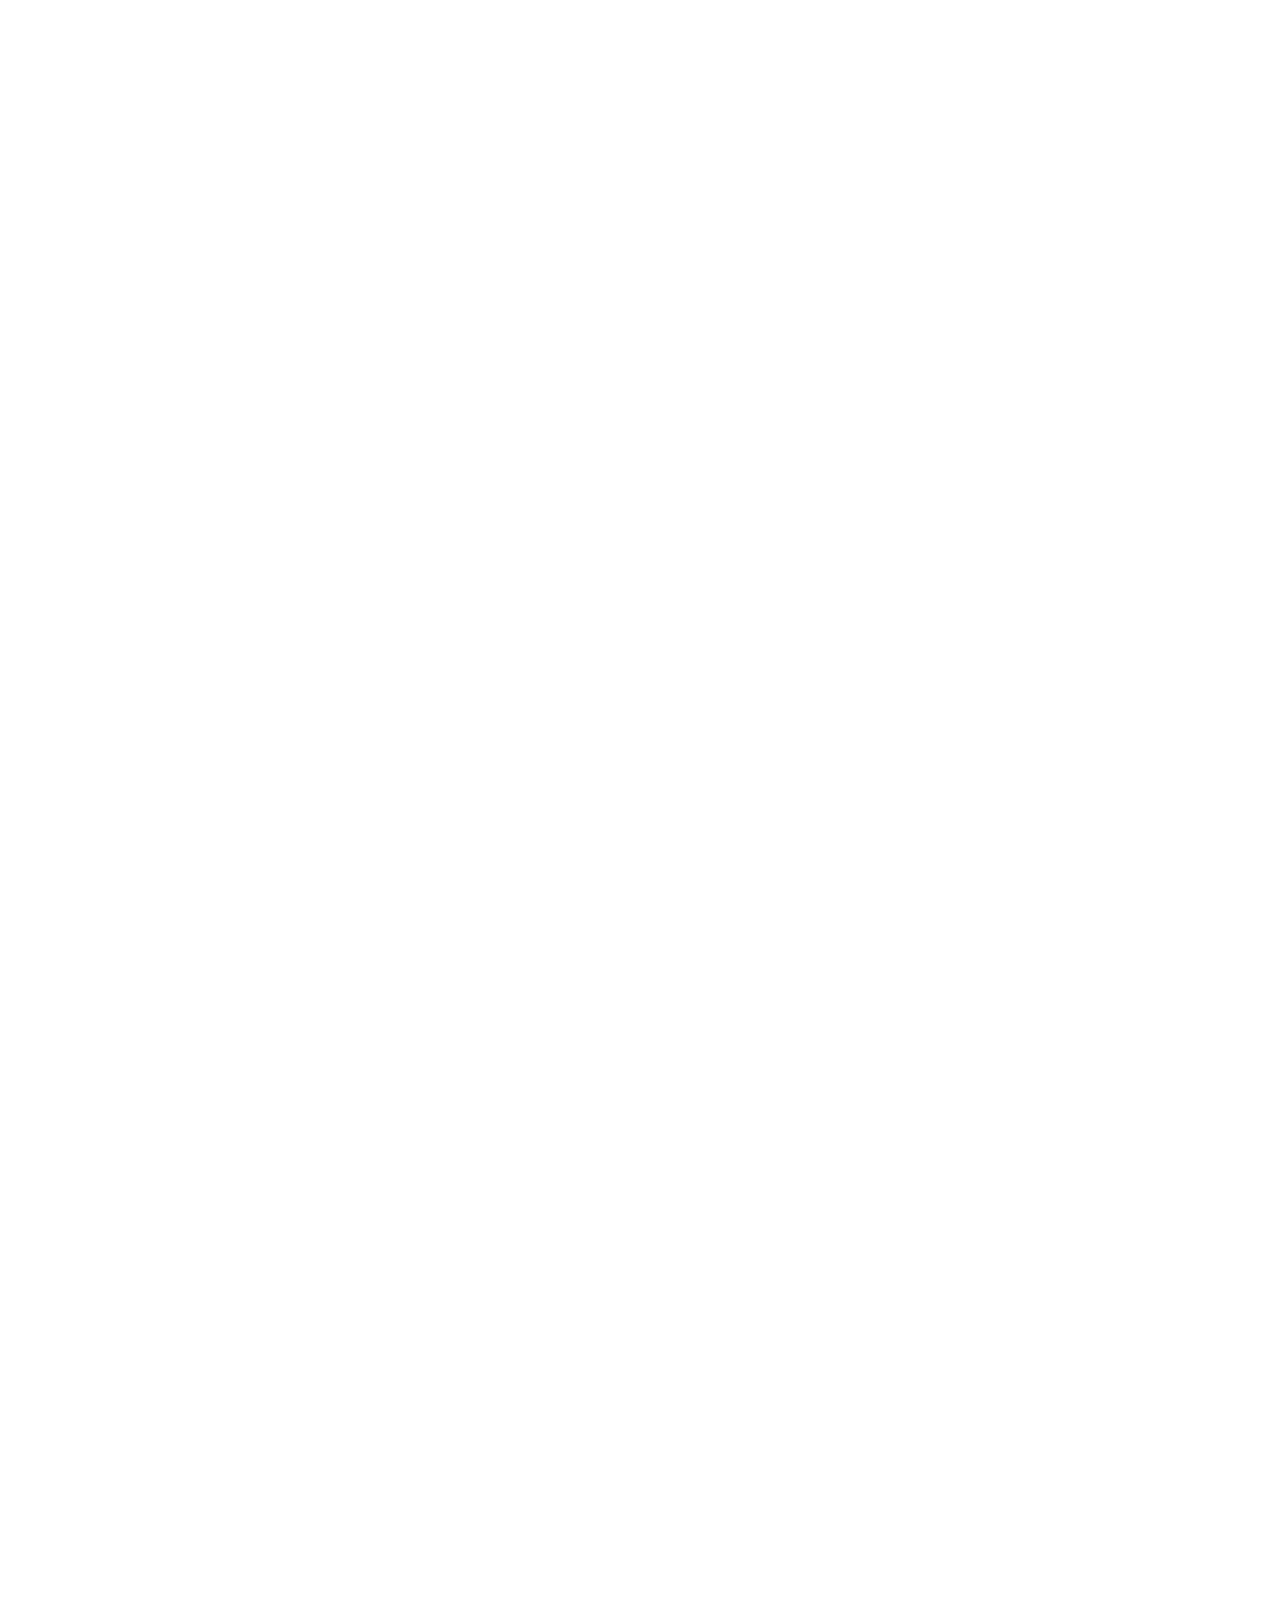
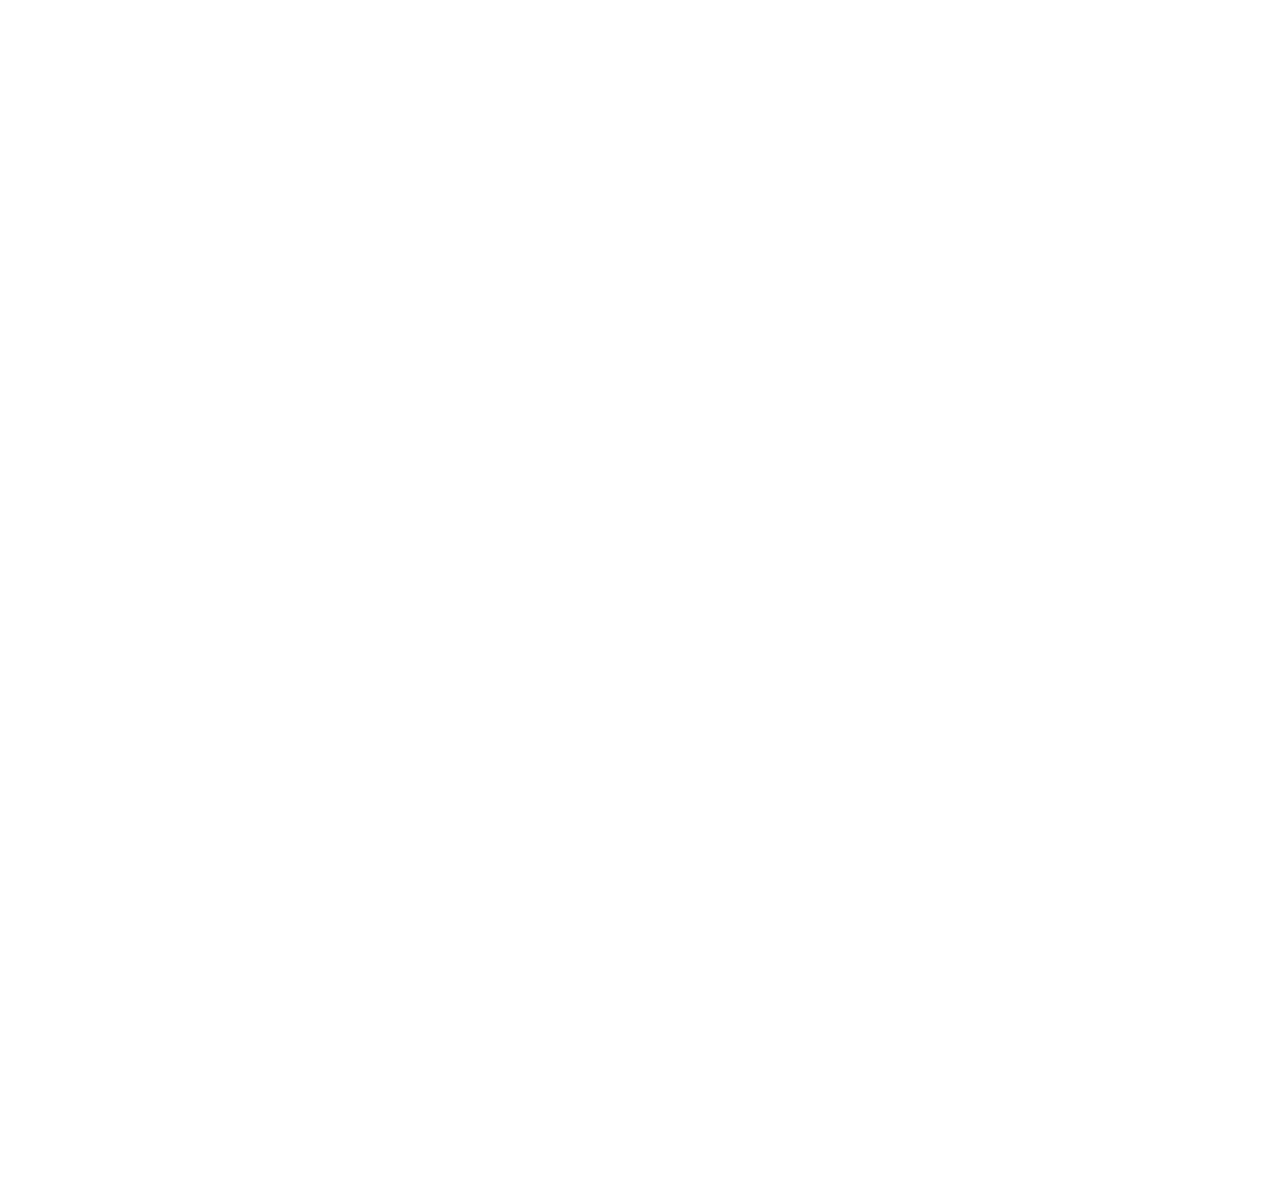
<file: finity_techserv_portfolio_website_app/static/finity_techserv_portfolio_website_app/vendors/tether/examples/content-visible/index.html>
<!DOCTYPE html>
<html>
    <head>
        <link rel="stylesheet" href="../resources/css/base.css" />
    </head>
    <body>

    <div class="instructions">Scroll the page</div>

    <style>
      .instructions {
        width: 100%;
        text-align: center;
        font-size: 24px;
        padding: 15px;
        background-color: rgba(210, 180, 140, 0.4);
      }

      * {
        box-sizing: border-box;
      }
      body {
        min-height: 1200vh;
        height: 100%;
      }

      .content-box {
        width: 600px;
        border: 10px solid #999;
        height: 600vh;
        background-color: #439CCC;
        margin: 200vh auto;
      }
      .element {
        border: 10px solid #999;
        background-color: #FFDC00;
        width: 300px;
        height: 200px;
        padding: 0 15px;
        font-size: 20px;
        font-weight: bold;
      }
    </style>

    <div class="content-box">
      <div class="element">
        <p>This is some sort of crazy dialog.</p>

        <p>It's setup to align with the center of the visible part of the blue area.</p>
      </div>
    </div>

    <script src="//github.hubspot.com/tether/dist/js/tether.js"></script>
    <script>
      new Tether({
        element: '.element',
        target: '.content-box',
        attachment: 'middle center',
        targetAttachment: 'middle center',
        targetModifier: 'visible'
      });
    </script>
  </body>
</html>
</file>
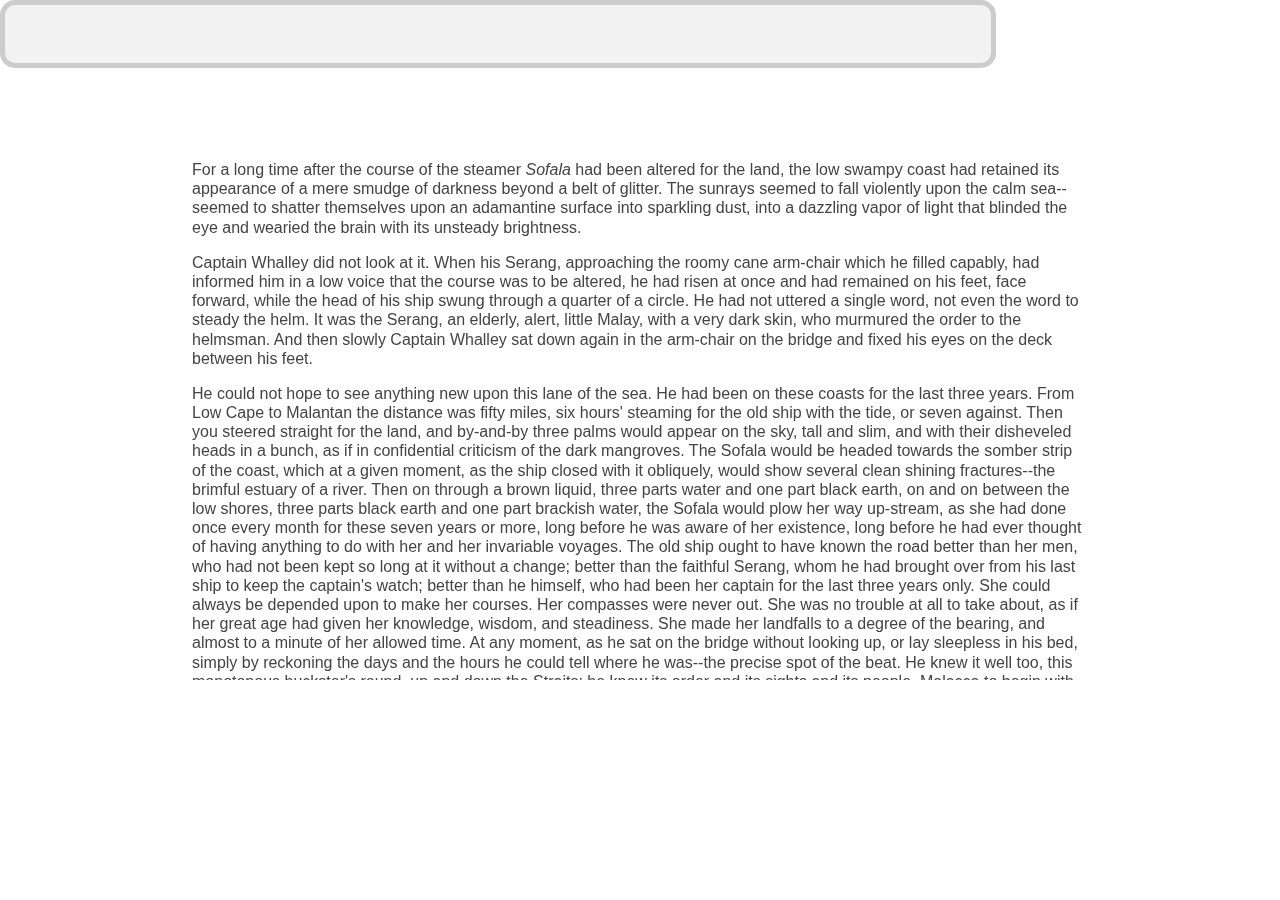
<file: finity_techserv_portfolio_website_app/static/finity_techserv_portfolio_website_app/vendors/tether/examples/element-scroll/index.html>
<!DOCTYPE html>
<html>
    <head>
      <link rel="stylesheet" href="../resources/css/base.css" />
    </head>
    <body>

    <div class="scroll">
      <p>For a long time after the course of the steamer <em>Sofala</em> had been
      altered for the land, the low swampy coast had retained its appearance
      of a mere smudge of darkness beyond a belt of glitter. The sunrays
      seemed to fall violently upon the calm sea--seemed to shatter themselves
      upon an adamantine surface into sparkling dust, into a dazzling vapor
      of light that blinded the eye and wearied the brain with its unsteady
      brightness.</p>

      <p>Captain Whalley did not look at it. When his Serang, approaching the
      roomy cane arm-chair which he filled capably, had informed him in a low
      voice that the course was to be altered, he had risen at once and had
      remained on his feet, face forward, while the head of his ship swung
      through a quarter of a circle. He had not uttered a single word, not
      even the word to steady the helm. It was the Serang, an elderly, alert,
      little Malay, with a very dark skin, who murmured the order to the
      helmsman. And then slowly Captain Whalley sat down again in the
      arm-chair on the bridge and fixed his eyes on the deck between his feet.</p>

      <p>He could not hope to see anything new upon this lane of the sea. He had
      been on these coasts for the last three years. From Low Cape to Malantan
      the distance was fifty miles, six hours' steaming for the old ship with
      the tide, or seven against. Then you steered straight for the land, and
      by-and-by three palms would appear on the sky, tall and slim, and with
      their disheveled heads in a bunch, as if in confidential criticism of
      the dark mangroves. The Sofala would be headed towards the somber
      strip of the coast, which at a given moment, as the ship closed with
      it obliquely, would show several clean shining fractures--the brimful
      estuary of a river. Then on through a brown liquid, three parts water
      and one part black earth, on and on between the low shores, three parts
      black earth and one part brackish water, the Sofala would plow her way
      up-stream, as she had done once every month for these seven years or
      more, long before he was aware of her existence, long before he had ever
      thought of having anything to do with her and her invariable voyages.
      The old ship ought to have known the road better than her men, who had
      not been kept so long at it without a change; better than the faithful
      Serang, whom he had brought over from his last ship to keep the
      captain's watch; better than he himself, who had been her captain for
      the last three years only. She could always be depended upon to make her
      courses. Her compasses were never out. She was no trouble at all to
      take about, as if her great age had given her knowledge, wisdom, and
      steadiness. She made her landfalls to a degree of the bearing, and
      almost to a minute of her allowed time. At any moment, as he sat on
      the bridge without looking up, or lay sleepless in his bed, simply by
      reckoning the days and the hours he could tell where he was--the precise
      spot of the beat. He knew it well too, this monotonous huckster's
      round, up and down the Straits; he knew its order and its sights and its
      people. Malacca to begin with, in at daylight and out at dusk, to cross
      over with a rigid phosphorescent wake this highway of the Far East.
      Darkness and gleams on the water, clear stars on a black sky, perhaps
      the lights of a home steamer keeping her unswerving course in the
      middle, or maybe the elusive shadow of a native craft with her mat sails
      flitting by silently--and the low land on the other side in sight
      at daylight. At noon the three palms of the next place of call, up a
      sluggish river. The only white man residing there was a retired young
      sailor, with whom he had become friendly in the course of many voyages.
      Sixty miles farther on there was another place of call, a deep bay with
      only a couple of houses on the beach. And so on, in and out, picking
      up coastwise cargo here and there, and finishing with a hundred miles'
      steady steaming through the maze of an archipelago of small islands up
      to a large native town at the end of the beat. There was a three days'
      rest for the old ship before he started her again in inverse order,
      seeing the same shores from another bearing, hearing the same voices
      in the same places, back again to the Sofala's port of registry on
      the great highway to the East, where he would take up a berth nearly
      opposite the big stone pile of the harbor office till it was time to
      start again on the old round of 1600 miles and thirty days. Not a very
      enterprising life, this, for Captain Whalley, Henry Whalley, otherwise
      Dare-devil Harry--Whalley of the Condor, a famous clipper in her day.
      No. Not a very enterprising life for a man who had served famous firms,
      who had sailed famous ships (more than one or two of them his own); who
      had made famous passages, had been the pioneer of new routes and new
      trades; who had steered across the unsurveyed tracts of the South Seas,
      and had seen the sun rise on uncharted islands. Fifty years at sea, and
      forty out in the East ("a pretty thorough apprenticeship," he used
      to remark smilingly), had made him honorably known to a generation of
      shipowners and merchants in all the ports from Bombay clear over to
      where the East merges into the West upon the coast of the two Americas.
      His fame remained writ, not very large but plain enough, on the
      Admiralty charts. Was there not somewhere between Australia and China a
      Whalley Island and a Condor Reef? On that dangerous coral formation the
      celebrated clipper had hung stranded for three days, her captain and
      crew throwing her cargo overboard with one hand and with the other, as
      it were, keeping off her a flotilla of savage war-canoes. At that time
      neither the island nor the reef had any official existence. Later the
      officers of her Majesty's steam vessel Fusilier, dispatched to make a
      survey of the route, recognized in the adoption of these two names the
      enterprise of the man and the solidity of the ship. Besides, as anyone
      who cares may see, the "General Directory," vol. ii. p. 410, begins the
      description of the "Malotu or Whalley Passage" with the words: "This
      advantageous route, first discovered in 1850 by Captain Whalley in the
      ship Condor," &amp;c., and ends by recommending it warmly to sailing vessels
      leaving the China ports for the south in the months from December to
      April inclusive.</p>

      <p>This was the clearest gain he had out of life. Nothing could rob him
      of this kind of fame. The piercing of the Isthmus of Suez, like the
      breaking of a dam, had let in upon the East a flood of new ships, new
      men, new methods of trade. It had changed the face of the Eastern seas
      and the very spirit of their life; so that his early experiences meant
      nothing whatever to the new generation of seamen.</p>

      <p>In those bygone days he had handled many thousands of pounds of his
      employers' money and of his own; he had attended faithfully, as by law
      a shipmaster is expected to do, to the conflicting interests of owners,
      charterers, and underwriters. He had never lost a ship or consented to
      a shady transaction; and he had lasted well, outlasting in the end the
      conditions that had gone to the making of his name. He had buried his
      wife (in the Gulf of Petchili), had married off his daughter to the man
      of her unlucky choice, and had lost more than an ample competence in the
      crash of the notorious Travancore and Deccan Banking Corporation, whose
      downfall had shaken the East like an earthquake. And he was sixty-five
      years old.</p>

      <p>His age sat lightly enough on him; and of his ruin he was not ashamed.
      He had not been alone to believe in the stability of the Banking
      Corporation. Men whose judgment in matters of finance was as expert as
      his seamanship had commended the prudence of his investments, and had
      themselves lost much money in the great failure. The only difference
      between him and them was that he had lost his all. And yet not his all.
      There had remained to him from his lost fortune a very pretty little
      bark, Fair Maid, which he had bought to occupy his leisure of a retired
      sailor--"to play with," as he expressed it himself.</p>

      <p>He had formally declared himself tired of the sea the year preceding his
      daughter's marriage. But after the young couple had gone to settle in
      Melbourne he found out that he could not make himself happy on shore. He
      was too much of a merchant sea-captain for mere yachting to satisfy him.
      He wanted the illusion of affairs; and his acquisition of the Fair
      Maid preserved the continuity of his life. He introduced her to his
      acquaintances in various ports as "my last command." When he grew too
      old to be trusted with a ship, he would lay her up and go ashore to be
      buried, leaving directions in his will to have the bark towed out and
      scuttled decently in deep water on the day of the funeral. His daughter
      would not grudge him the satisfaction of knowing that no stranger would
      handle his last command after him. With the fortune he was able to leave
      her, the value of a 500-ton bark was neither here nor there. All this
      would be said with a jocular twinkle in his eye: the vigorous old man
      had too much vitality for the sentimentalism of regret; and a little
      wistfully withal, because he was at home in life, taking a genuine
      pleasure in its feelings and its possessions; in the dignity of his
      reputation and his wealth, in his love for his daughter, and in his
      satisfaction with the ship--the plaything of his lonely leisure.</p>

      <p>He had the cabin arranged in accordance with his simple ideal of comfort
      at sea. A big bookcase (he was a great reader) occupied one side of his
      stateroom; the portrait of his late wife, a flat bituminous oil-painting
      representing the profile and one long black ringlet of a young woman,
      faced his bed-place. Three chronometers ticked him to sleep and greeted
      him on waking with the tiny competition of their beats. He rose at five
      every day. The officer of the morning watch, drinking his early cup
      of coffee aft by the wheel, would hear through the wide orifice of the
      copper ventilators all the splashings, blowings, and splutterings of
      his captain's toilet. These noises would be followed by a sustained
      deep murmur of the Lord's Prayer recited in a loud earnest voice. Five
      minutes afterwards the head and shoulders of Captain Whalley emerged
      out of the companion-hatchway. Invariably he paused for a while on the
      stairs, looking all round at the horizon; upwards at the trim of the
      sails; inhaling deep draughts of the fresh air. Only then he would step
      out on the poop, acknowledging the hand raised to the peak of the cap
      with a majestic and benign "Good morning to you." He walked the deck
      till eight scrupulously. Sometimes, not above twice a year, he had to
      use a thick cudgel-like stick on account of a stiffness in the hip--a
      slight touch of rheumatism, he supposed. Otherwise he knew nothing of
      the ills of the flesh. At the ringing of the breakfast bell he went
      below to feed his canaries, wind up the chronometers, and take the
      head of the table. From there he had before his eyes the big carbon
      photographs of his daughter, her husband, and two fat-legged babies
      --his grandchildren--set in black frames into the maplewood bulkheads
      of the cuddy. After breakfast he dusted the glass over these portraits
      himself with a cloth, and brushed the oil painting of his wife with a
      plumate kept suspended from a small brass hook by the side of the heavy
      gold frame. Then with the door of his stateroom shut, he would sit down
      on the couch under the portrait to read a chapter out of a thick pocket
      Bible--her Bible. But on some days he only sat there for half an hour
      with his finger between the leaves and the closed book resting on his
      knees. Perhaps he had remembered suddenly how fond of boat-sailing she
      used to be.</p>

      <p>She had been a real shipmate and a true woman too. It was like an
      article of faith with him that there never had been, and never could be,
      a brighter, cheerier home anywhere afloat or ashore than his home under
      the poop-deck of the Condor, with the big main cabin all white and gold,
      garlanded as if for a perpetual festival with an unfading wreath. She
      had decorated the center of every panel with a cluster of home flowers.
      It took her a twelvemonth to go round the cuddy with this labor of love.
      To him it had remained a marvel of painting, the highest achievement of
      taste and skill; and as to old Swinburne, his mate, every time he
      came down to his meals he stood transfixed with admiration before the
      progress of the work. You could almost smell these roses, he declared,
      sniffing the faint flavor of turpentine which at that time pervaded the
      saloon, and (as he confessed afterwards) made him somewhat less hearty
      than usual in tackling his food. But there was nothing of the sort to
      interfere with his enjoyment of her singing. "Mrs. Whalley is a regular
      out-and-out nightingale, sir," he would pronounce with a judicial air
      after listening profoundly over the skylight to the very end of the
      piece. In fine weather, in the second dog-watch, the two men could hear
      her trills and roulades going on to the accompaniment of the piano in
      the cabin. On the very day they got engaged he had written to London
      for the instrument; but they had been married for over a year before it
      reached them, coming out round the Cape. The big case made part of the
      first direct general cargo landed in Hong-kong harbor--an event that to
      the men who walked the busy quays of to-day seemed as hazily remote as
      the dark ages of history. But Captain Whalley could in a half hour of
      solitude live again all his life, with its romance, its idyl, and its
      sorrow. He had to close her eyes himself. She went away from under the
      ensign like a sailor's wife, a sailor herself at heart. He had read
      the service over her, out of her own prayer-book, without a break in his
      voice. When he raised his eyes he could see old Swinburne facing him
      with his cap pressed to his breast, and his rugged, weather-beaten,
      impassive face streaming with drops of water like a lump of chipped red
      granite in a shower. It was all very well for that old sea-dog to cry.
      He had to read on to the end; but after the splash he did not remember
      much of what happened for the next few days. An elderly sailor of the
      crew, deft at needlework, put together a mourning frock for the child
      out of one of her black skirts.</p>

      <p>He was not likely to forget; but you cannot dam up life like a sluggish
      stream. It will break out and flow over a man's troubles, it will close
      upon a sorrow like the sea upon a dead body, no matter how much love has
      gone to the bottom. And the world is not bad. People had been very
      kind to him; especially Mrs. Gardner, the wife of the senior partner
      in Gardner, Patteson, &amp; Co., the owners of the Condor. It was she who
      volunteered to look after the little one, and in due course took her to
      England (something of a journey in those days, even by the overland
      mail route) with her own girls to finish her education. It was ten years
      before he saw her again.</p>

      <p>As a little child she had never been frightened of bad weather; she
      would beg to be taken up on deck in the bosom of his oilskin coat to
      watch the big seas hurling themselves upon the Condor. The swirl and
      crash of the waves seemed to fill her small soul with a breathless
      delight. "A good boy spoiled," he used to say of her in joke. He had
      named her Ivy because of the sound of the word, and obscurely fascinated
      by a vague association of ideas. She had twined herself tightly round
      his heart, and he intended her to cling close to her father as to a
      tower of strength; forgetting, while she was little, that in the nature
      of things she would probably elect to cling to someone else. But
      he loved life well enough for even that event to give him a certain
      satisfaction, apart from his more intimate feeling of loss.</p>

      <p>After he had purchased the Fair Maid to occupy his loneliness, he
      hastened to accept a rather unprofitable freight to Australia simply for
      the opportunity of seeing his daughter in her own home. What made him
      dissatisfied there was not to see that she clung now to somebody else,
      but that the prop she had selected seemed on closer examination "a
      rather poor stick"--even in the matter of health. He disliked his
      son-in-law's studied civility perhaps more than his method of
      handling the sum of money he had given Ivy at her marriage. But of his
      apprehensions he said nothing. Only on the day of his departure, with
      the hall-door open already, holding her hands and looking steadily into
      her eyes, he had said, "You know, my dear, all I have is for you and the
      chicks. Mind you write to me openly." She had answered him by an almost
      imperceptible movement of her head. She resembled her mother in
      the color of her eyes, and in character--and also in this, that she
      understood him without many words.</p>

      <p>Sure enough she had to write; and some of these letters made Captain
      Whalley lift his white eye-brows. For the rest he considered he was
      reaping the true reward of his life by being thus able to produce on
      demand whatever was needed. He had not enjoyed himself so much in a
      way since his wife had died. Characteristically enough his son-in-law's
      punctuality in failure caused him at a distance to feel a sort of
      kindness towards the man. The fellow was so perpetually being jammed on
      a lee shore that to charge it all to his reckless navigation would be
      manifestly unfair. No, no! He knew well what that meant. It was bad
      luck. His own had been simply marvelous, but he had seen in his life too
      many good men--seamen and others--go under with the sheer weight of bad
      luck not to recognize the fatal signs. For all that, he was cogitating
      on the best way of tying up very strictly every penny he had to leave,
      when, with a preliminary rumble of rumors (whose first sound reached
      him in Shanghai as it happened), the shock of the big failure came;
      and, after passing through the phases of stupor, of incredulity, of
      indignation, he had to accept the fact that he had nothing to speak of
      to leave.</p>

      <p>Upon that, as if he had only waited for this catastrophe, the unlucky
      man, away there in Melbourne, gave up his unprofitable game, and sat
      down--in an invalid's bath-chair at that too. "He will never walk
      again," wrote the wife. For the first time in his life Captain Whalley
      was a bit staggered.</p>

      <p>The Fair Maid had to go to work in bitter earnest now. It was no longer
      a matter of preserving alive the memory of Dare-devil Harry Whalley in
      the Eastern Seas, or of keeping an old man in pocket-money and clothes,
      with, perhaps, a bill for a few hundred first-class cigars thrown in at
      the end of the year. He would have to buckle-to, and keep her going hard
      on a scant allowance of gilt for the ginger-bread scrolls at her stem
      and stern.</p>

      <p>This necessity opened his eyes to the fundamental changes of the world.
      Of his past only the familiar names remained, here and there, but
      the things and the men, as he had known them, were gone. The name of
      Gardner, Patteson, &amp; Co. was still displayed on the walls of warehouses
      by the waterside, on the brass plates and window-panes in the business
      quarters of more than one Eastern port, but there was no longer a
      Gardner or a Patteson in the firm. There was no longer for Captain
      Whalley an arm-chair and a welcome in the private office, with a bit of
      business ready to be put in the way of an old friend, for the sake of
      bygone services. The husbands of the Gardner girls sat behind the desks
      in that room where, long after he had left the employ, he had kept his
      right of entrance in the old man's time. Their ships now had yellow
      funnels with black tops, and a time-table of appointed routes like a
      confounded service of tramways. The winds of December and June were all
      one to them; their captains (excellent young men he doubted not) were,
      to be sure, familiar with Whalley Island, because of late years the
      Government had established a white fixed light on the north end (with
      a red danger sector over the Condor Reef), but most of them would have
      been extremely surprised to hear that a flesh-and-blood Whalley still
      existed--an old man going about the world trying to pick up a cargo here
      and there for his little bark.</p>

      <p>And everywhere it was the same. Departed the men who would have nodded
      appreciatively at the mention of his name, and would have thought
      themselves bound in honor to do something for Dare-devil Harry Whalley.
      Departed the opportunities which he would have known how to seize; and
      gone with them the white-winged flock of clippers that lived in the
      boisterous uncertain life of the winds, skimming big fortunes out of
      the foam of the sea. In a world that pared down the profits to an
      irreducible minimum, in a world that was able to count its disengaged
      tonnage twice over every day, and in which lean charters were snapped up
      by cable three months in advance, there were no chances of fortune for
      an individual wandering haphazard with a little bark--hardly indeed any
      room to exist.</p>

      <p>He found it more difficult from year to year. He suffered greatly from
      the smallness of remittances he was able to send his daughter. Meantime
      he had given up good cigars, and even in the matter of inferior cheroots
      limited himself to six a day. He never told her of his difficulties, and
      she never enlarged upon her struggle to live. Their confidence in each
      other needed no explanations, and their perfect understanding endured
      without protestations of gratitude or regret. He would have been shocked
      if she had taken it into her head to thank him in so many words, but
      he found it perfectly natural that she should tell him she needed two
      hundred pounds.</p>

      <p>He had come in with the Fair Maid in ballast to look for a freight in
      the Sofala's port of registry, and her letter met him there. Its tenor
      was that it was no use mincing matters. Her only resource was in opening
      a boarding-house, for which the prospects, she judged, were good. Good
      enough, at any rate, to make her tell him frankly that with two hundred
      pounds she could make a start. He had torn the envelope open, hastily,
      on deck, where it was handed to him by the ship-chandler's runner, who
      had brought his mail at the moment of anchoring. For the second time
      in his life he was appalled, and remained stock-still at the cabin door
      with the paper trembling between his fingers. Open a boarding-house! Two
      hundred pounds for a start! The only resource! And he did not know where
      to lay his hands on two hundred pence.</p>

      <p>All that night Captain Whalley walked the poop of his anchored ship, as
      though he had been about to close with the land in thick weather, and
      uncertain of his position after a run of many gray days without a sight
      of sun, moon, or stars. The black night twinkled with the guiding lights
      of seamen and the steady straight lines of lights on shore; and all
      around the Fair Maid the riding lights of ships cast trembling trails
      upon the water of the roadstead. Captain Whalley saw not a gleam
      anywhere till the dawn broke and he found out that his clothing was
      soaked through with the heavy dew.</p>

      <p>His ship was awake. He stopped short, stroked his wet beard, and
      descended the poop ladder backwards, with tired feet. At the sight
      of him the chief officer, lounging about sleepily on the quarterdeck,
      remained open-mouthed in the middle of a great early-morning yawn.</p>

      <p>"Good morning to you," pronounced Captain Whalley solemnly, passing into
      the cabin. But he checked himself in the doorway, and without looking
      back, "By the bye," he said, "there should be an empty wooden case put
      away in the lazarette. It has not been broken up--has it?"</p>

      <p>The mate shut his mouth, and then asked as if dazed, "What empty case,
      sir?"</p>

      <p>"A big flat packing-case belonging to that painting in my room. Let it
      be taken up on deck and tell the carpenter to look it over. I may want
      to use it before long."</p>

      <p>The chief officer did not stir a limb till he had heard the door of the
      captain's state-room slam within the cuddy. Then he beckoned aft the
      second mate with his forefinger to tell him that there was something "in
      the wind."</p>

      <p>When the bell rang Captain Whalley's authoritative voice boomed out
      through a closed door, "Sit down and don't wait for me." And his
      impressed officers took their places, exchanging looks and whispers
      across the table. What! No breakfast? And after apparently knocking
      about all night on deck, too! Clearly, there was something in the wind.
      In the skylight above their heads, bowed earnestly over the plates,
      three wire cages rocked and rattled to the restless jumping of the
      hungry canaries; and they could detect the sounds of their "old
      man's" deliberate movements within his state-room. Captain Whalley was
      methodically winding up the chronometers, dusting the portrait of
      his late wife, getting a clean white shirt out of the drawers, making
      himself ready in his punctilious unhurried manner to go ashore. He could
      not have swallowed a single mouthful of food that morning. He had made
      up his mind to sell the Fair Maid.</p>
    </div>

    <div class="pointer"></div>

    <style>
      body {
        cursor: pointer;
      }
      .scroll {
        height: 80vh;
        width: 80vw;
        max-height: 600px;
        position: fixed;
        top: 5em;
        left: 10vw;

        overflow-y: scroll;
        padding: 4em;
        box-sizing: border-box;
        line-height: 1.2;
      }
      .scroll::-webkit-scrollbar, .scroll::-webkit-scrollbar-track, .scroll::-webkit-scrollbar-thumb {
        display: none;
      }

      .pointer {
        height: 3.6em;
        width: 77vw;
        border: 5px solid #CCC;
        border-radius: 15px;
        background-color: rgba(0, 0, 0, 0.05);
        pointer-events: none;
      }
      .highlight {
        background-color: rgba(255, 255, 0, 0.3);
      }
      .hover {
        background-color: rgba(0, 255, 255, 0.2);
      }
    </style>

    <script src="//github.hubspot.com/tether/dist/js/tether.js"></script>
    <script>
      var pointer = document.querySelector('.pointer');
      var scroll = document.querySelector('.scroll');

      // This creates the pointer tether and links it up
      // with the scroll handle
      new Tether({
        element: pointer,
        target: scroll,
        attachment: 'middle right',
        targetAttachment: 'middle left',
        targetModifier: 'scroll-handle'
      });

      // Everything after this is for the highlighting effect
      var paras = document.querySelectorAll('p');
      for(var i=paras.length; i--;){
        var sents = paras[i].innerHTML.split('.');
        for (var j=sents.length; j--;){
          if (sents[j].trim().length)
            sents[j] = '<span>' + sents[j] + '.</span>';
        }
        paras[i].innerHTML = sents.join('');
      }

      var spans = document.querySelectorAll('p span');

      function highlight(){
        if (!spans) return;

        var bar = pointer.getBoundingClientRect();

        for (var i=spans.length; i--;){
          var coord = spans[i].getBoundingClientRect();

          if (bar.top < coord.top && bar.bottom > coord.top){
            spans[i].classList.add('hover');
          } else if (spans[i].classList.contains('hover')) {
            spans[i].classList.remove('hover');
          }
        }

        requestAnimationFrame(highlight);
      }

      highlight();

      document.body.addEventListener('click', function(){
        var els = document.querySelectorAll('.hover');
        for (var i=els.length; i--;)
          els[i].classList.toggle('highlight');
      });
    </script>
  </body>
</html>
</file>
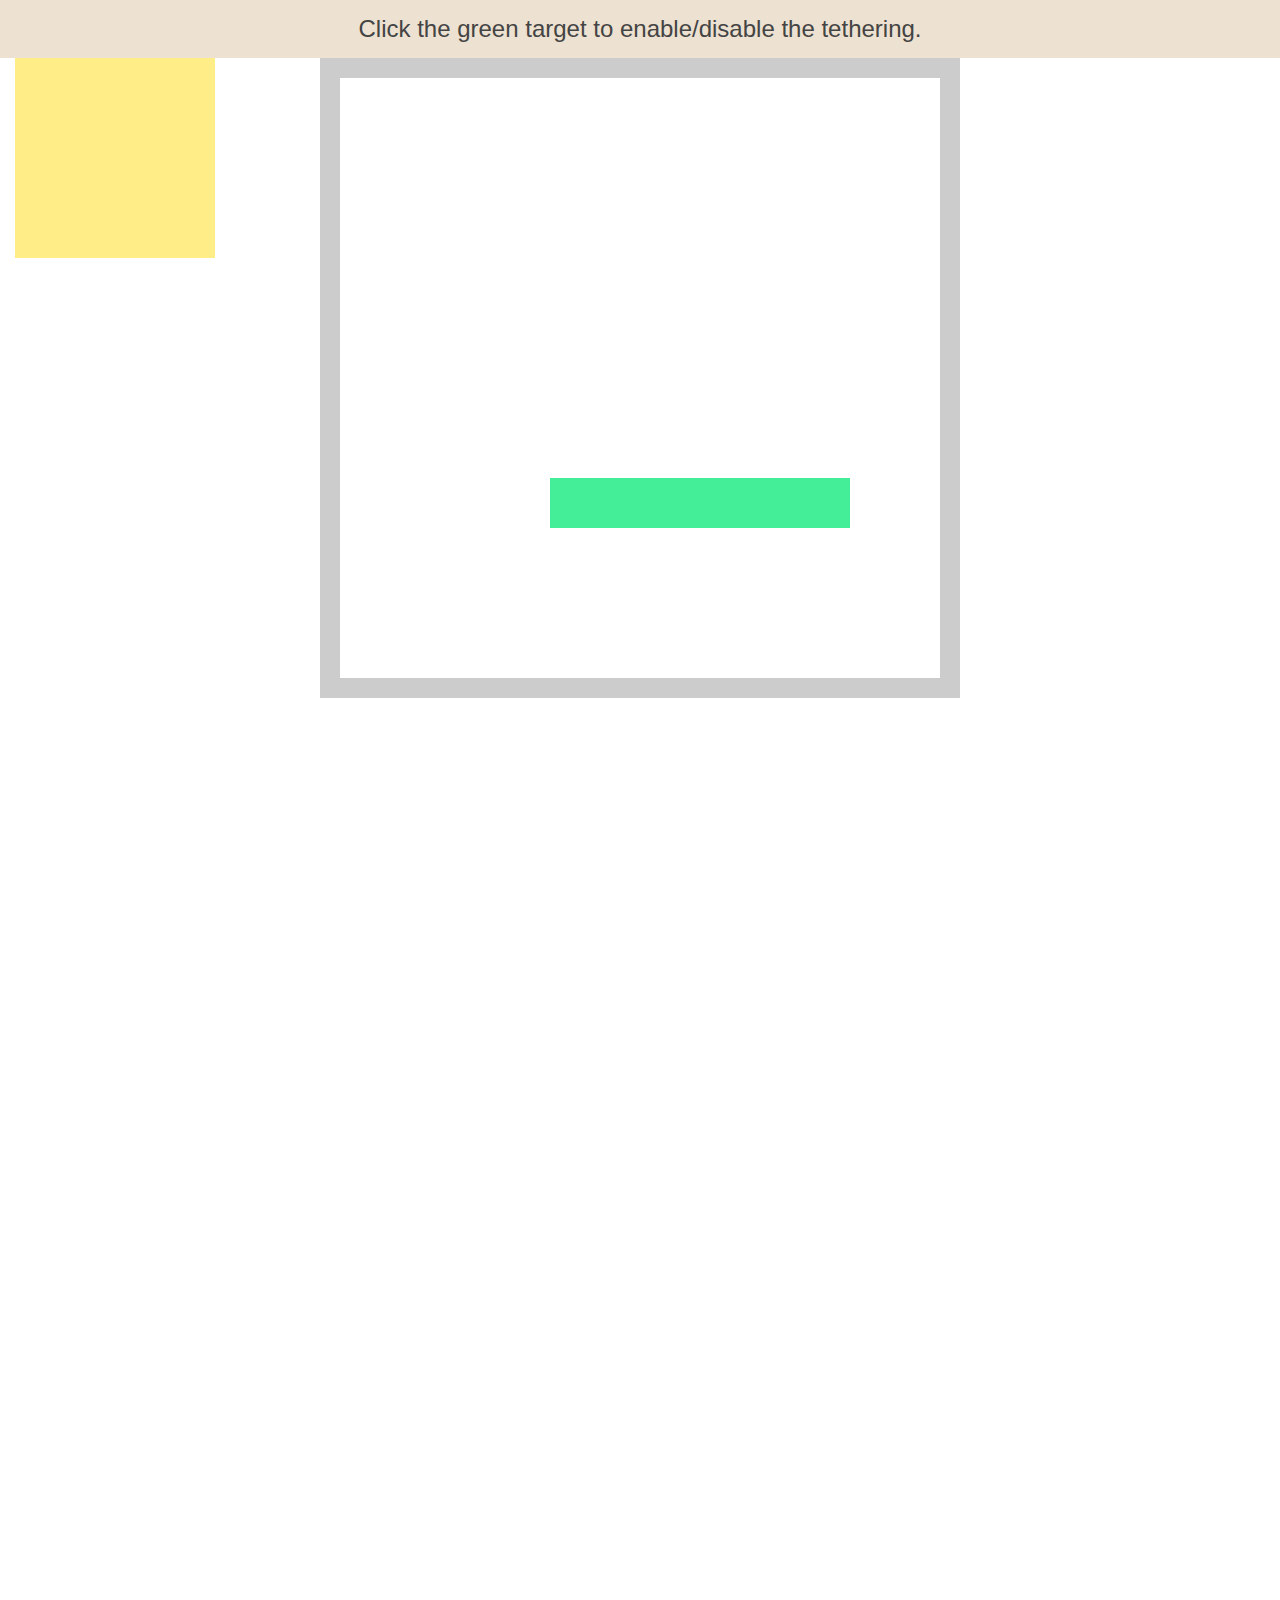
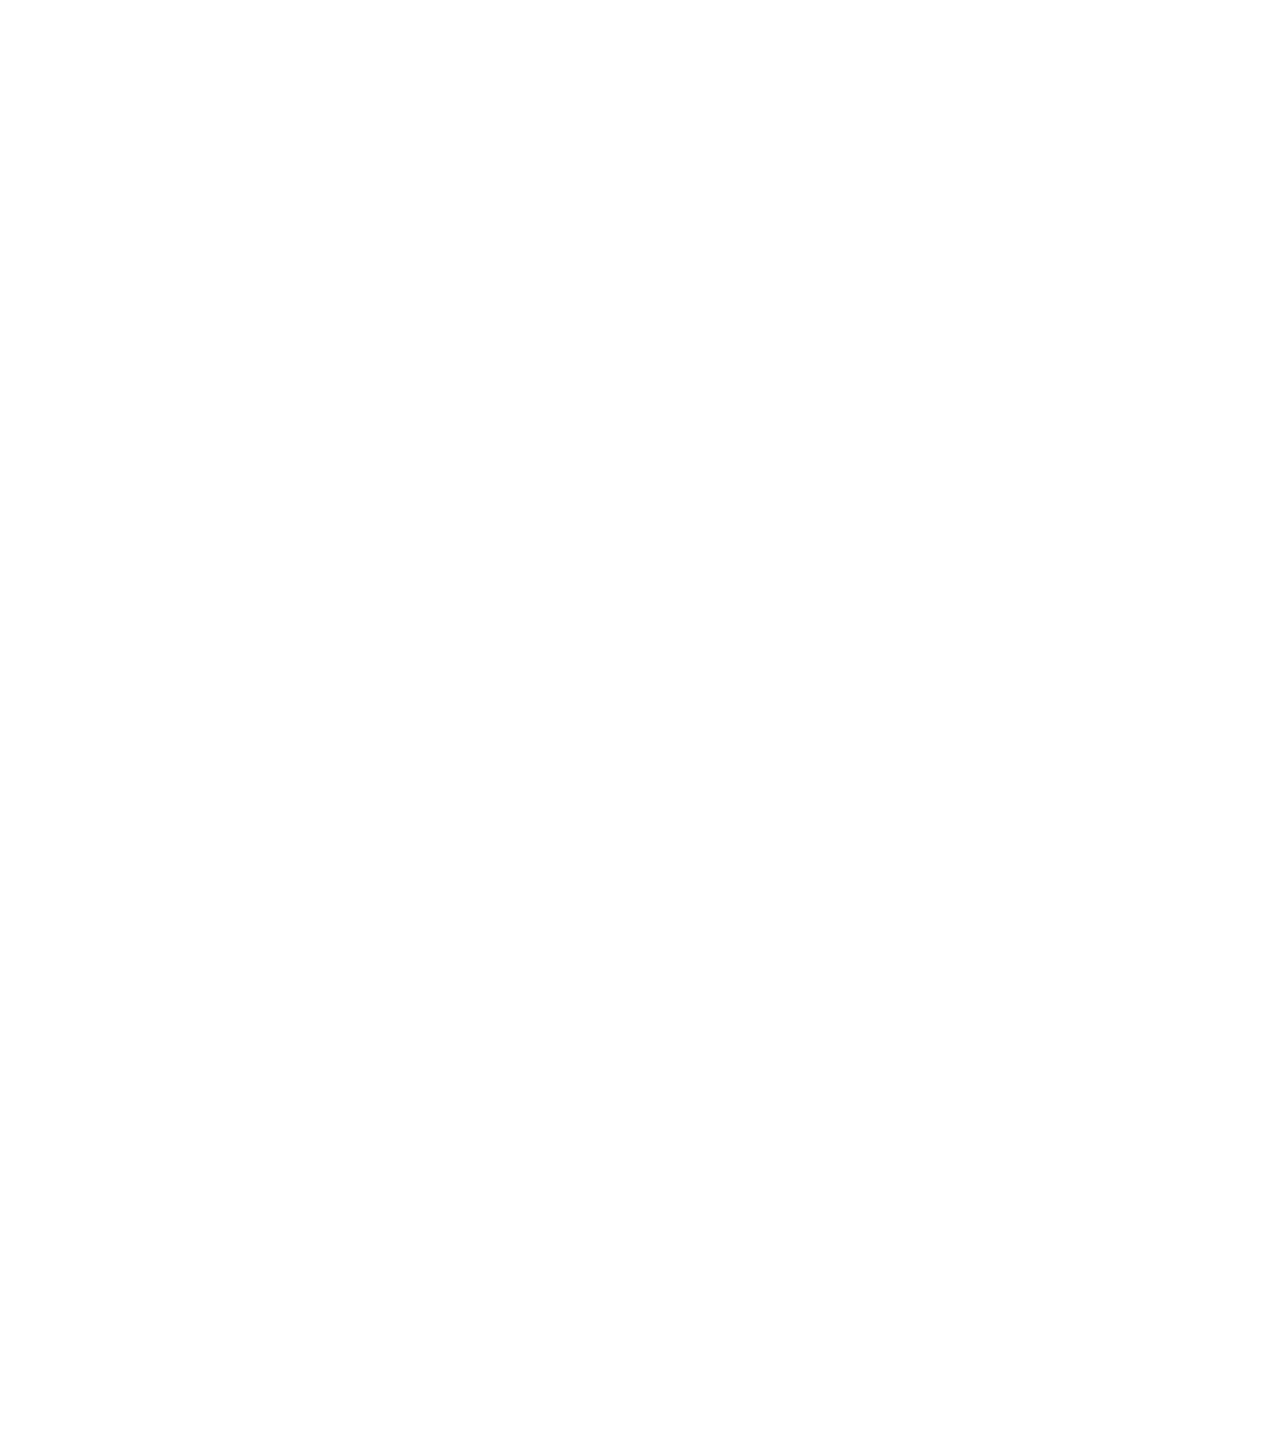
<file: finity_techserv_portfolio_website_app/static/finity_techserv_portfolio_website_app/vendors/tether/examples/enable-disable/index.html>
<!DOCTYPE html>
<html>
    <head>
        <meta charset="utf-8">
        <meta http-equiv="X-UA-Compatible" content="chrome=1">
        <meta name="viewport" content="width=device-width, initial-scale=1, user-scalable=no">
        <link rel="stylesheet" href="../resources/css/base.css" />
        <link rel="stylesheet" href="../common/css/style.css" />
    </head>
    <body>
        <div class="instructions">Click the green target to enable/disable the tethering.</div>

        <div class="element"></div>
        <div class="container">
            <div class="pad"></div>
            <div class="target"></div>
            <div class="pad"></div>
        </div>

        <script src="//github.hubspot.com/tether/dist/js/tether.js"></script>
        <script>
            var tether = new Tether({
                element: '.element',
                target: '.target',
                attachment: 'top left',
                targetAttachment: 'top right'
            });

            document.querySelector('.target').addEventListener('click', function(){
                if (tether.enabled)
                    tether.disable();
                else
                    tether.enable();
            });
        </script>
    </body>
</html>
</file>
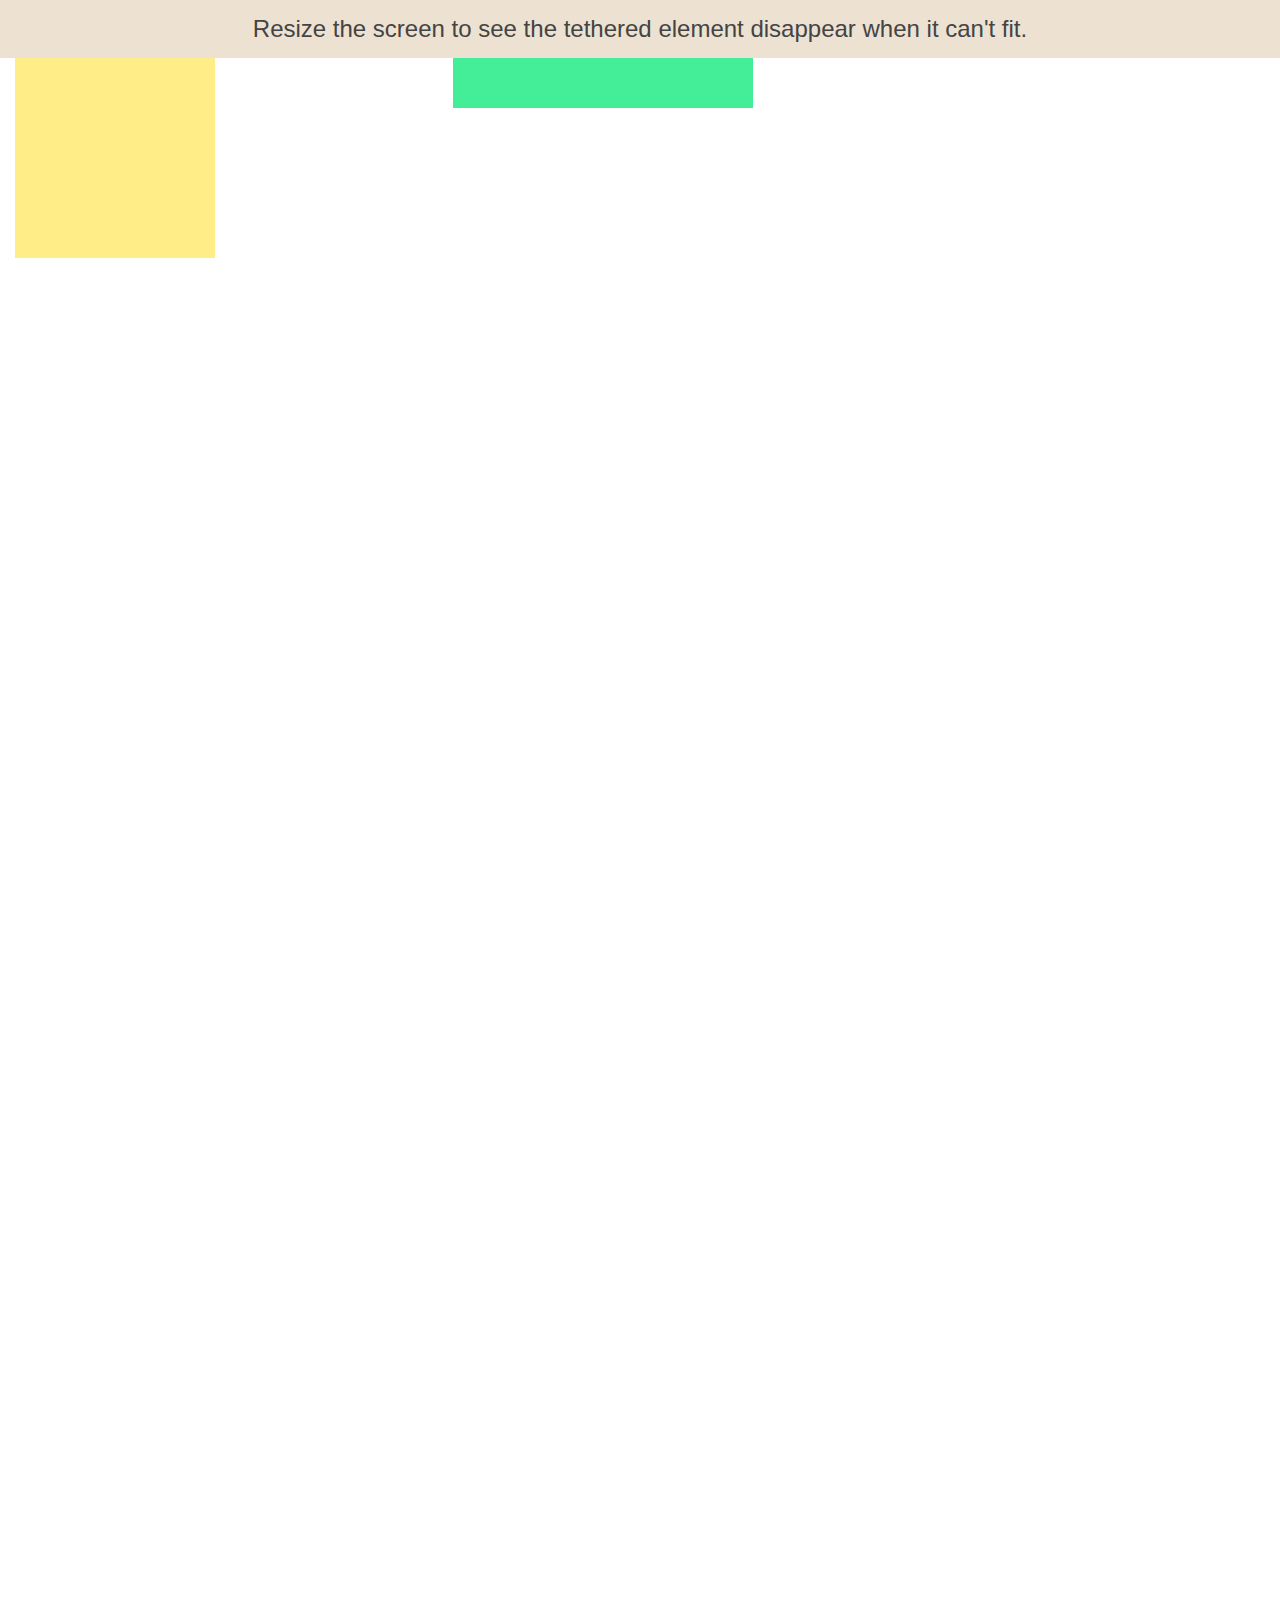
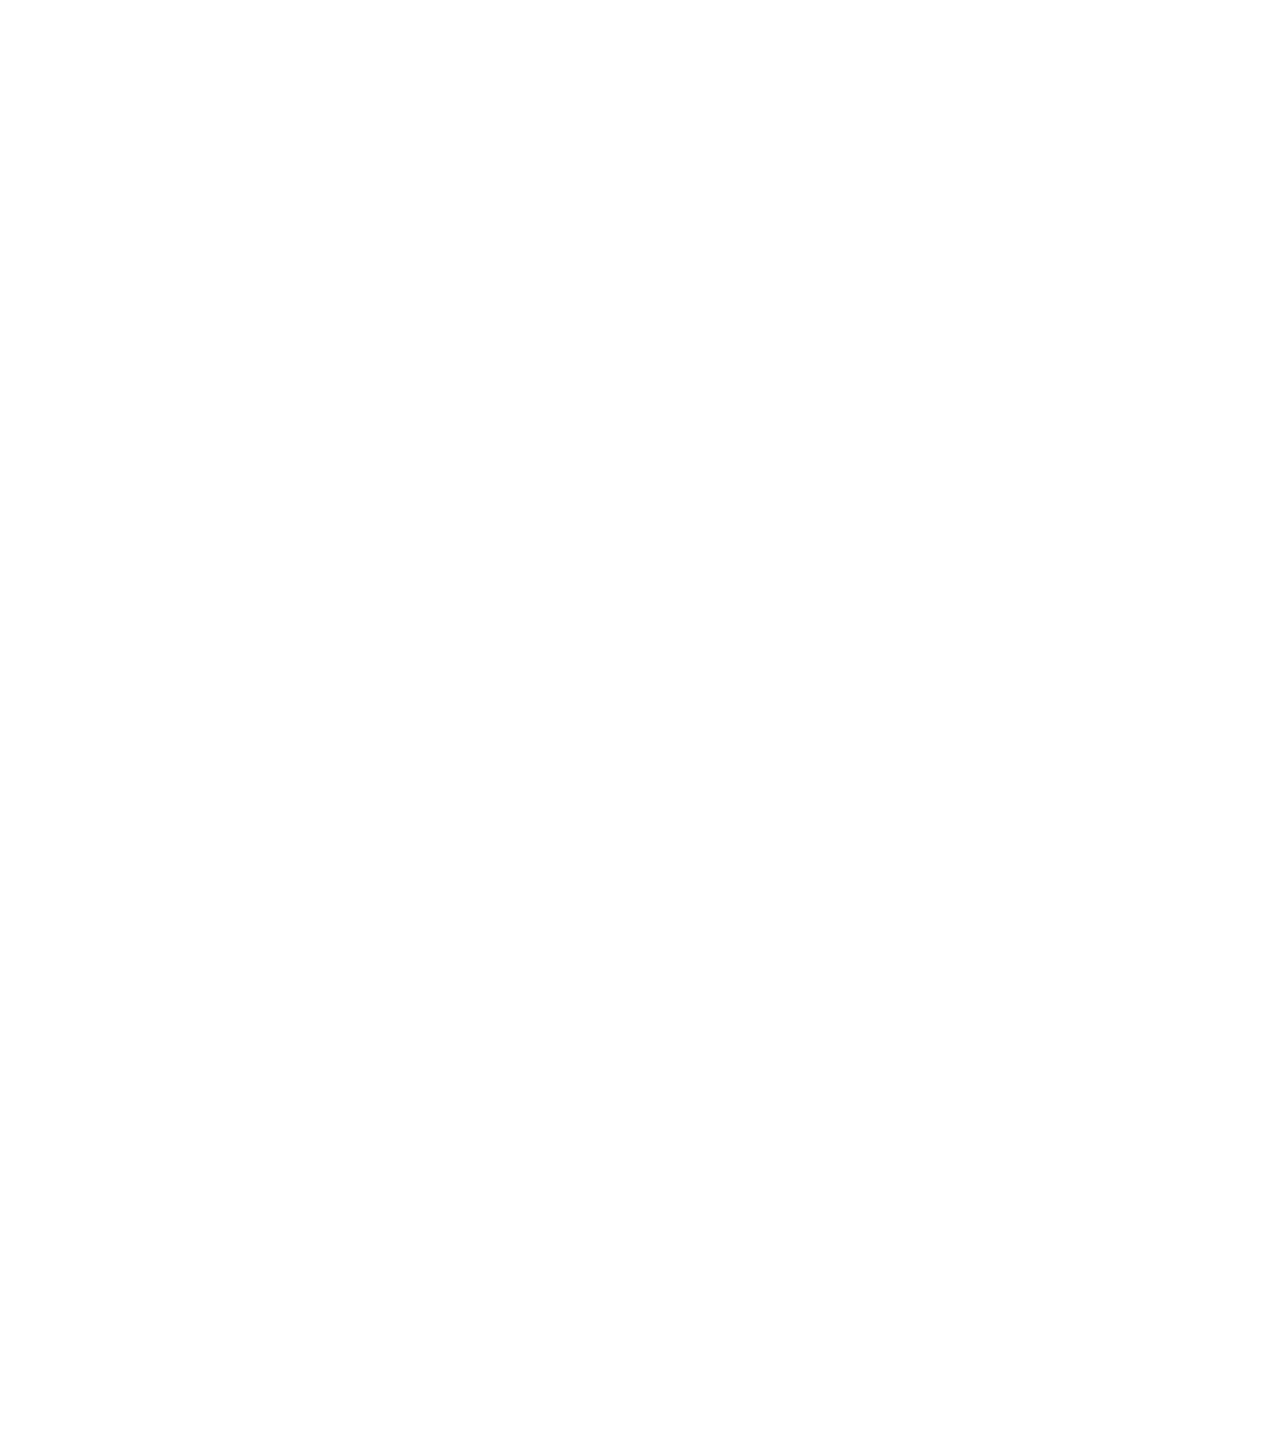
<file: finity_techserv_portfolio_website_app/static/finity_techserv_portfolio_website_app/vendors/tether/examples/out-of-bounds/index.html>
<!DOCTYPE html>
<html>
    <head>
        <meta charset="utf-8">
        <meta http-equiv="X-UA-Compatible" content="chrome=1">
        <meta name="viewport" content="width=device-width, initial-scale=1, user-scalable=no">
        <link rel="stylesheet" href="../resources/css/base.css" />
        <link rel="stylesheet" href="../common/css/style.css" />
        <style>
            .tether-element.tether-out-of-bounds {
                display: none;
            }
        </style>
    </head>
    <body>
        <div class="instructions">Resize the screen to see the tethered element disappear when it can't fit.</div>

        <div class="element"></div>
        <div class="target"></div>

        <script src="//github.hubspot.com/tether/dist/js/tether.js"></script>
        <script>
            var tether = new Tether({
                element: '.element',
                target: '.target',
                attachment: 'top left',
                targetAttachment: 'top right',
                constraints: [{
                    to: 'window',
                    attachment: 'together'
                }]
            });
            tether.on('update', function(event) {
                console.log(event);
            });
        </script>
    </body>
</html>
</file>
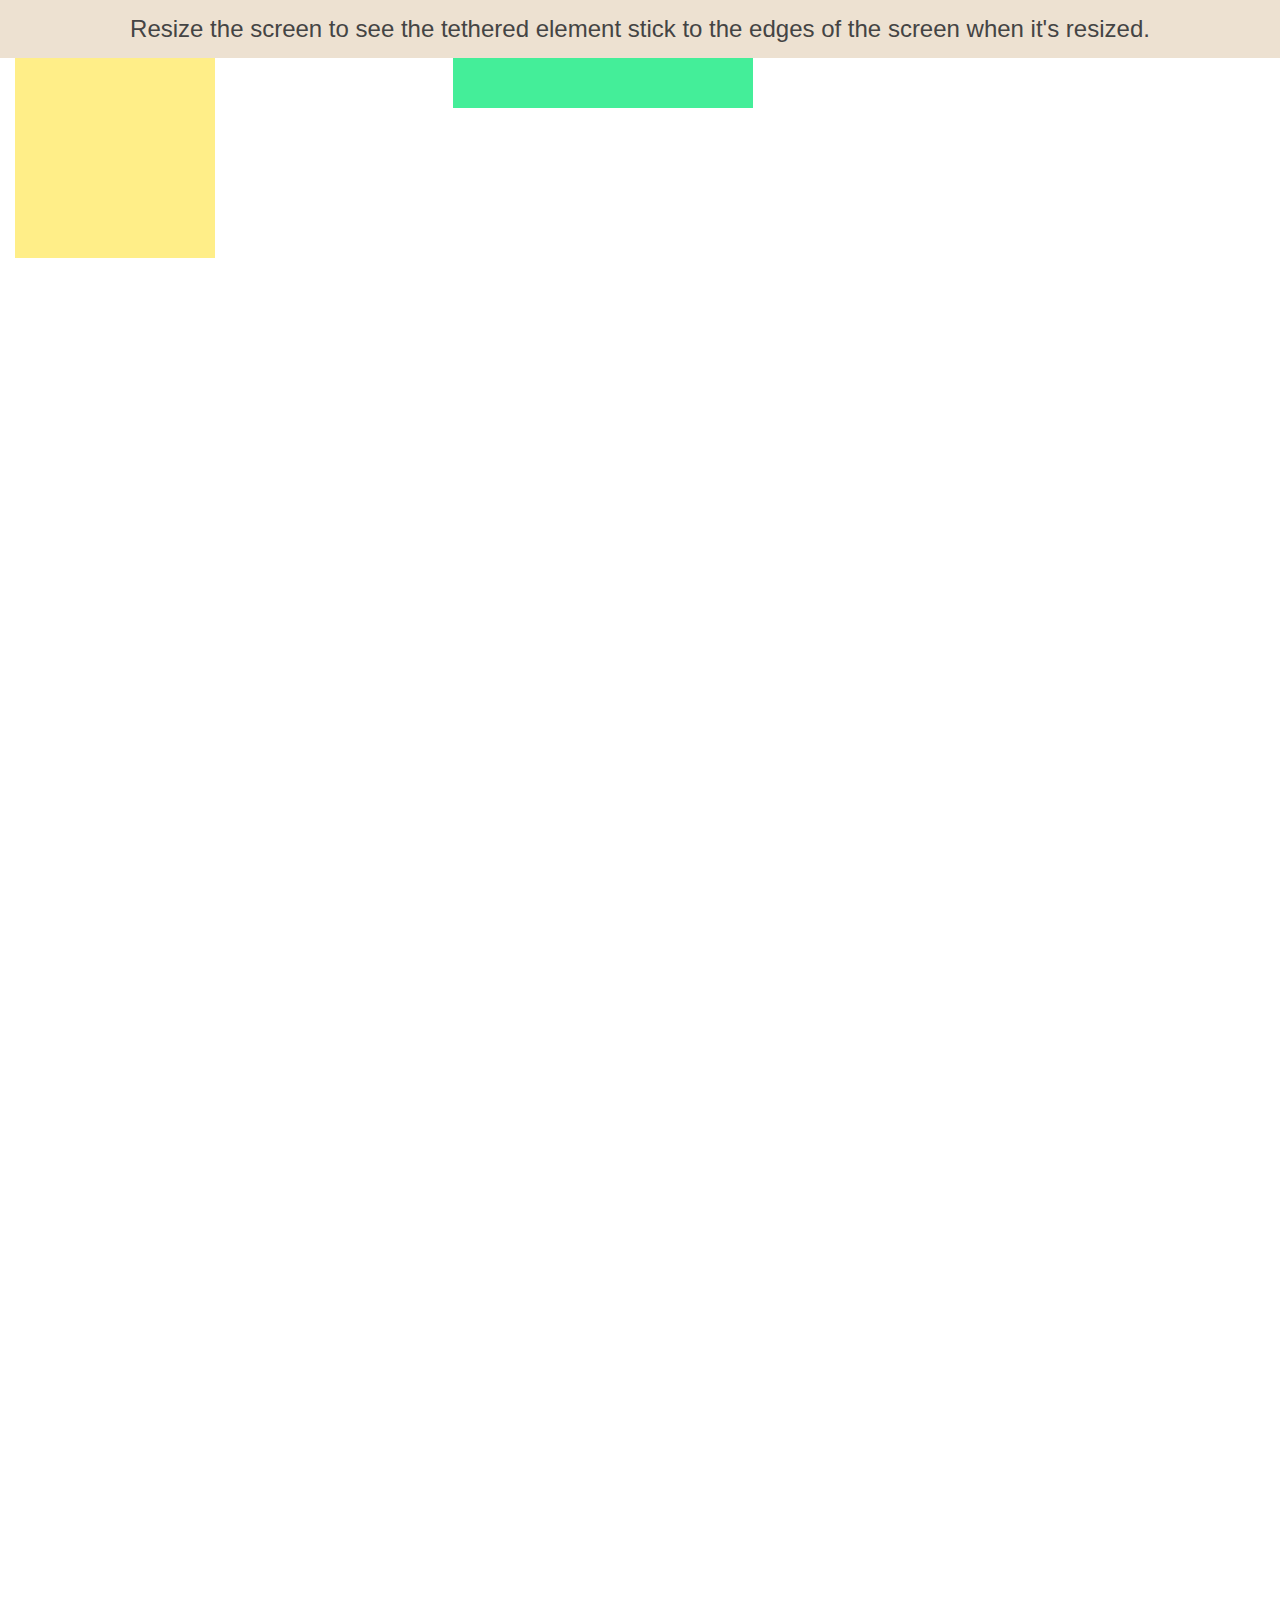
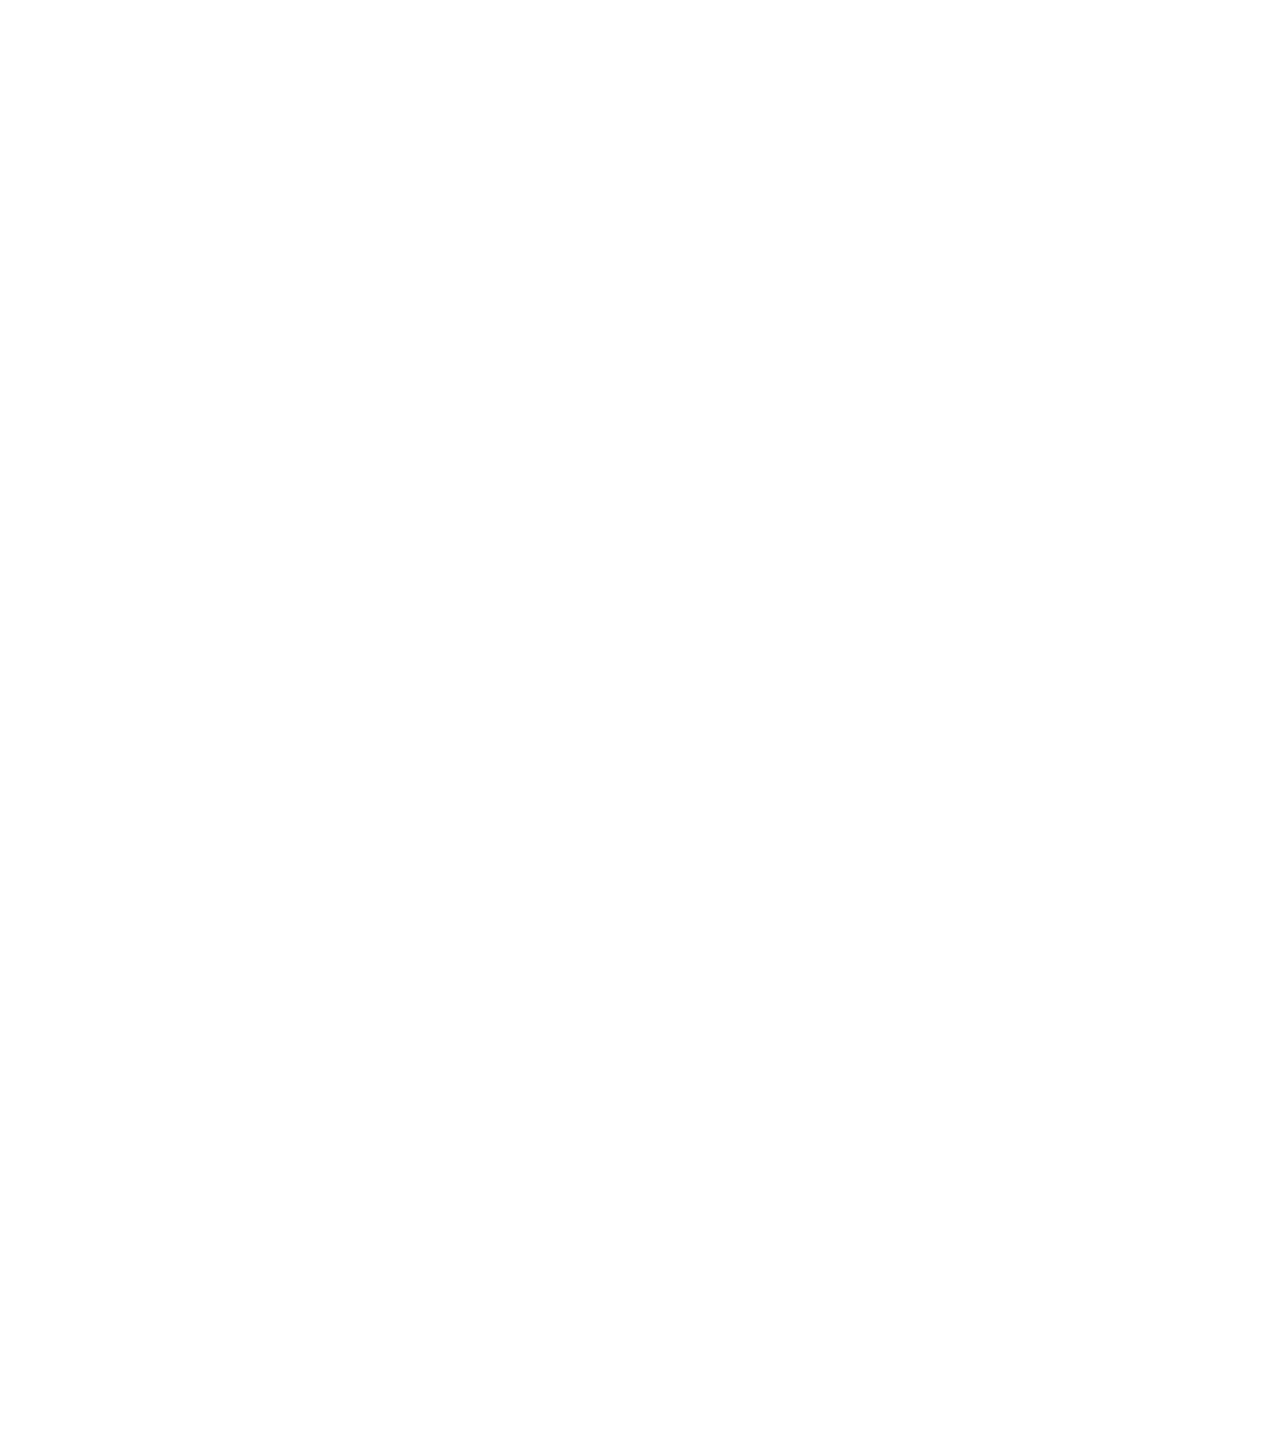
<file: finity_techserv_portfolio_website_app/static/finity_techserv_portfolio_website_app/vendors/tether/examples/pin/index.html>
<!DOCTYPE html>
<html>
    <head>
        <meta charset="utf-8">
        <meta http-equiv="X-UA-Compatible" content="chrome=1">
        <meta name="viewport" content="width=device-width, initial-scale=1, user-scalable=no">
        <link rel="stylesheet" href="../resources/css/base.css" />
        <link rel="stylesheet" href="../common/css/style.css" />
    </head>
    <body>
        <div class="instructions">Resize the screen to see the tethered element stick to the edges of the screen when it's resized.</div>

        <div class="element"></div>
        <div class="target"></div>

        <script src="//github.hubspot.com/tether/dist/js/tether.js"></script>
        <script>
            new Tether({
                element: '.element',
                target: '.target',
                attachment: 'top left',
                targetAttachment: 'top right',
                constraints: [{
                    to: 'window',
                    pin: true
                }]
            });
        </script>
    </body>
</html>
</file>
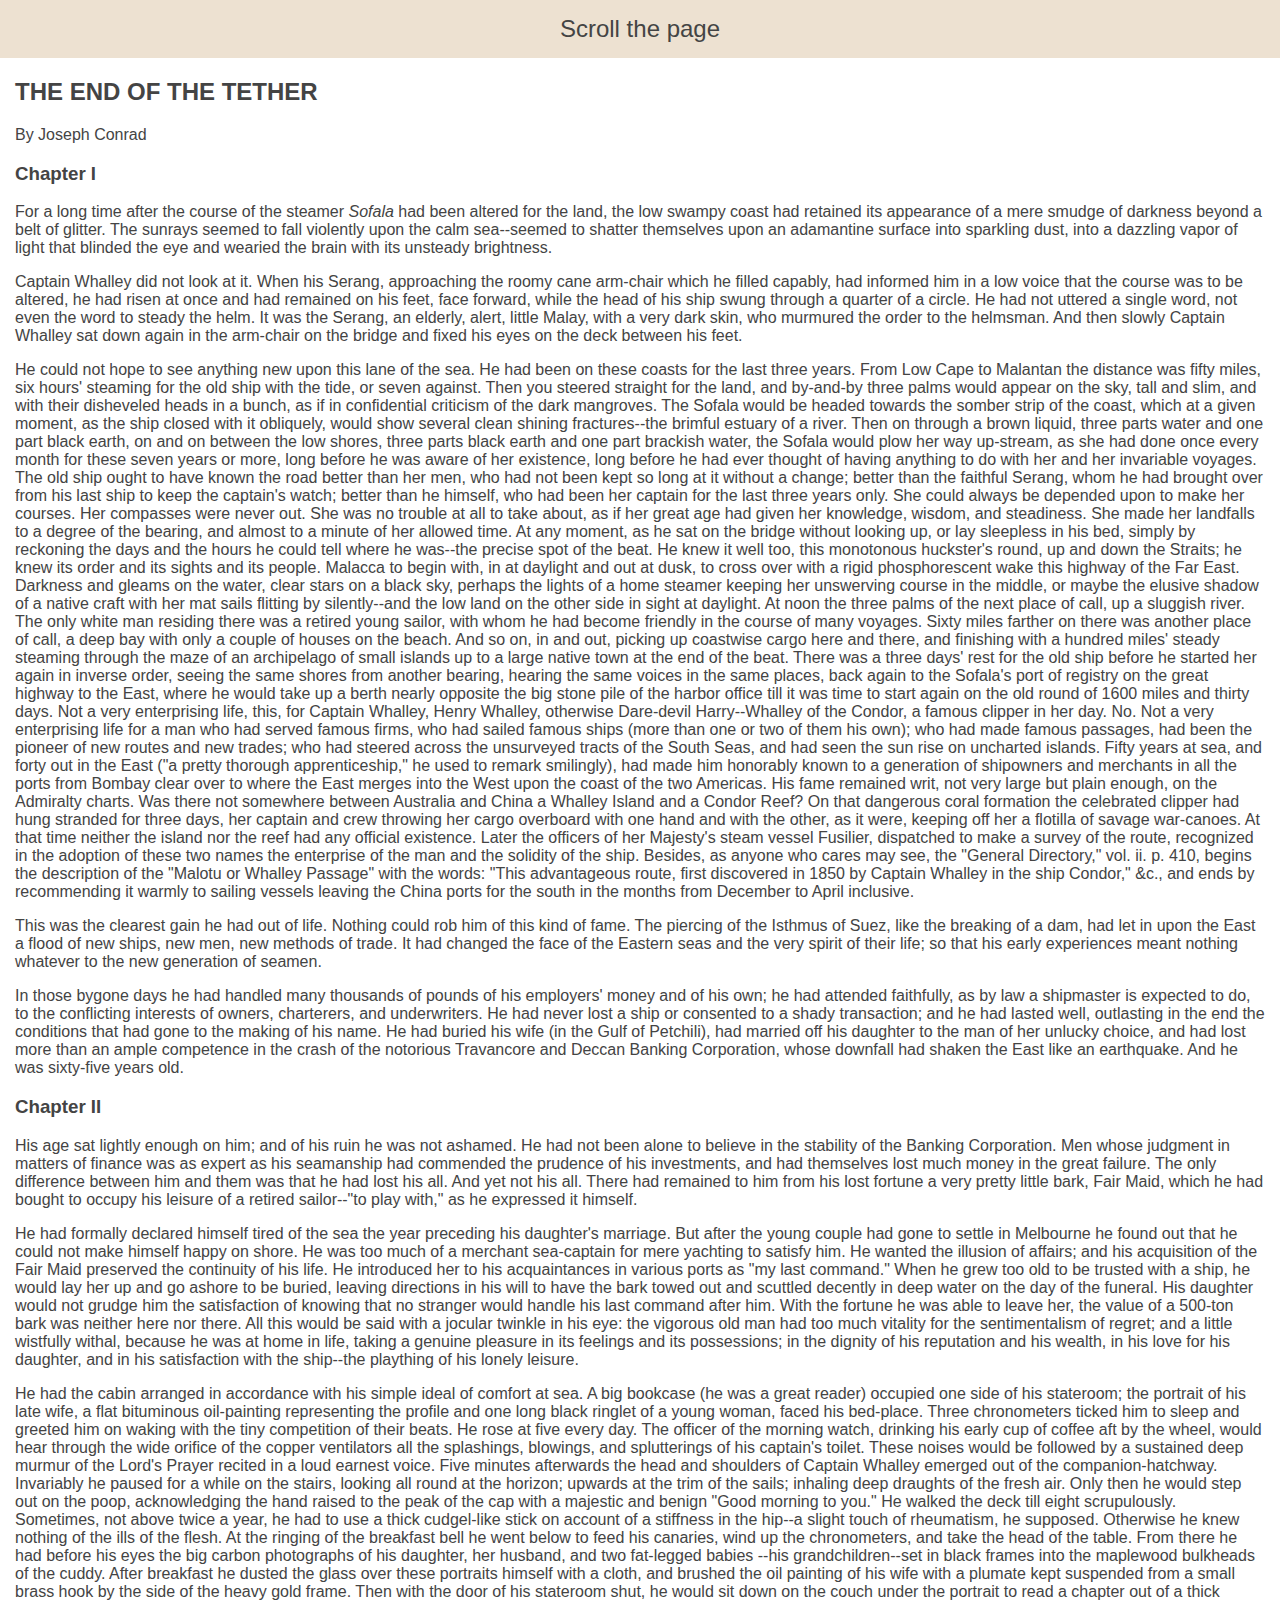
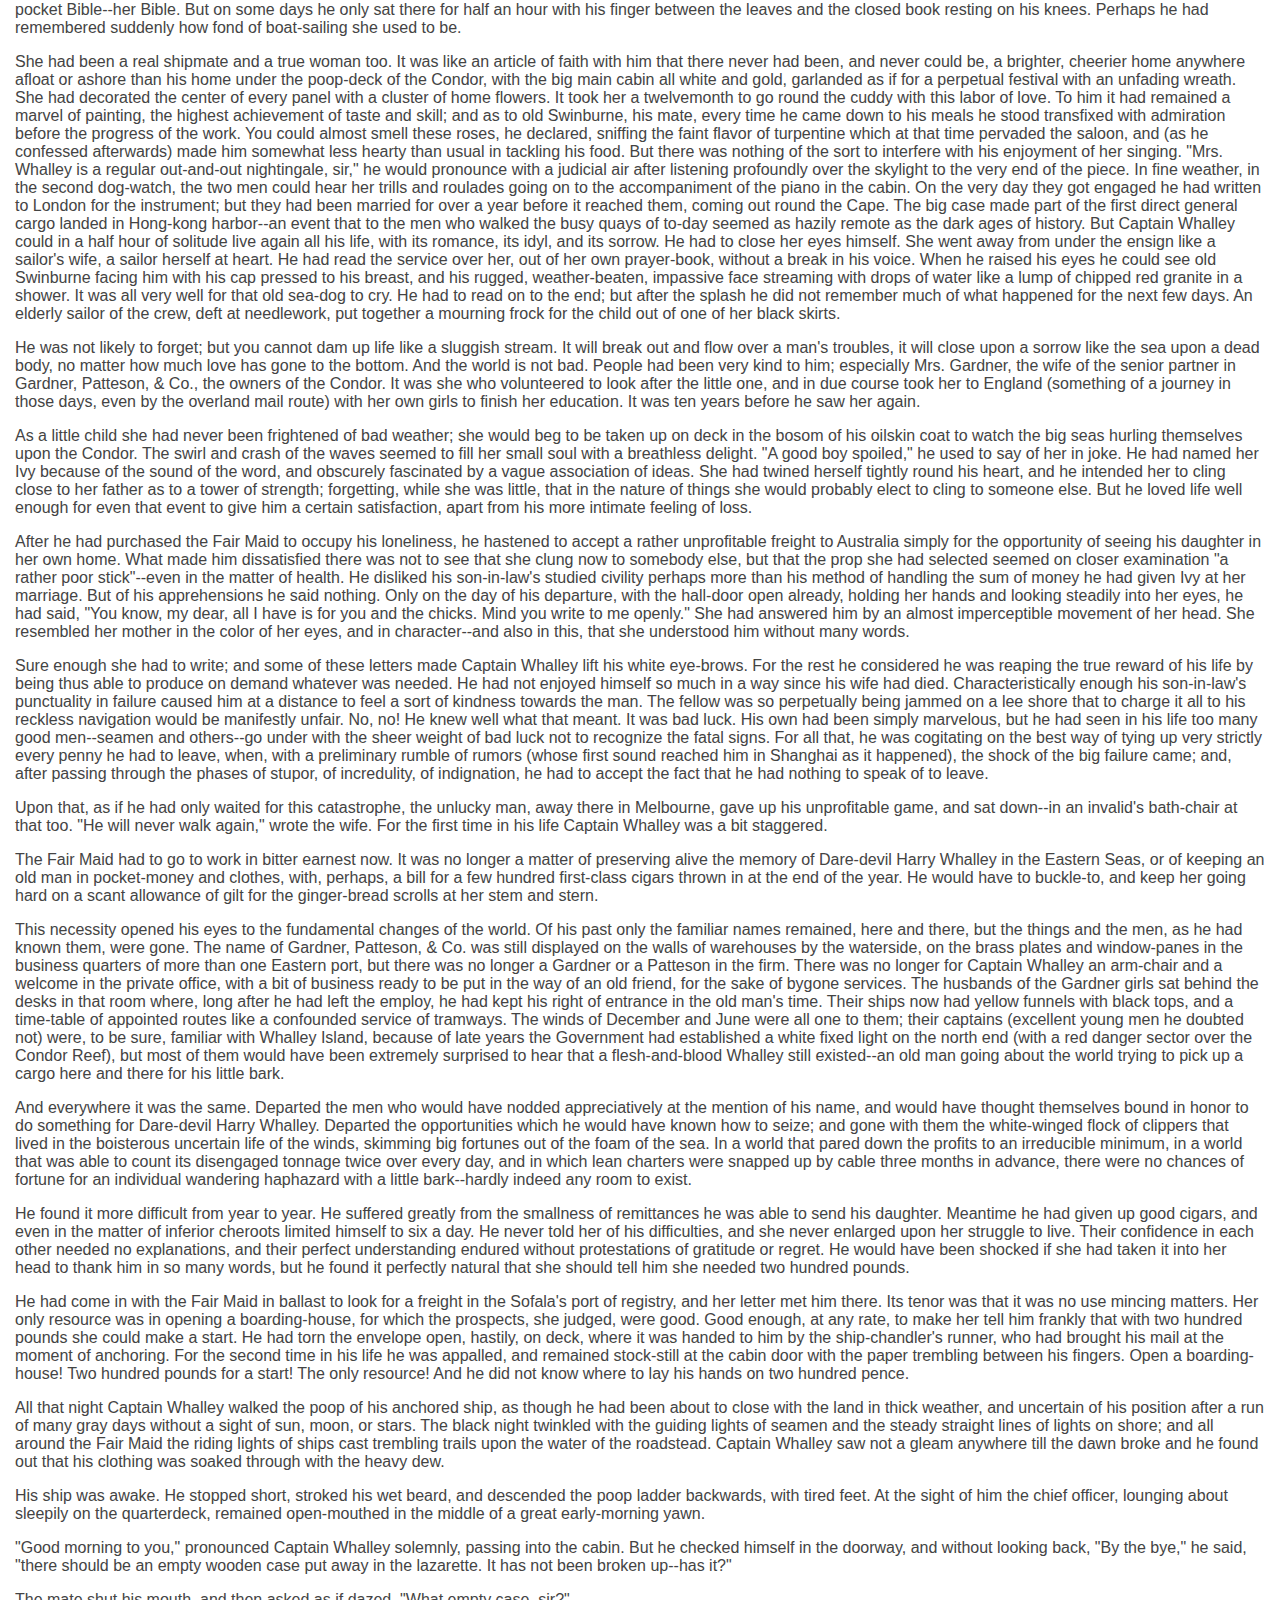
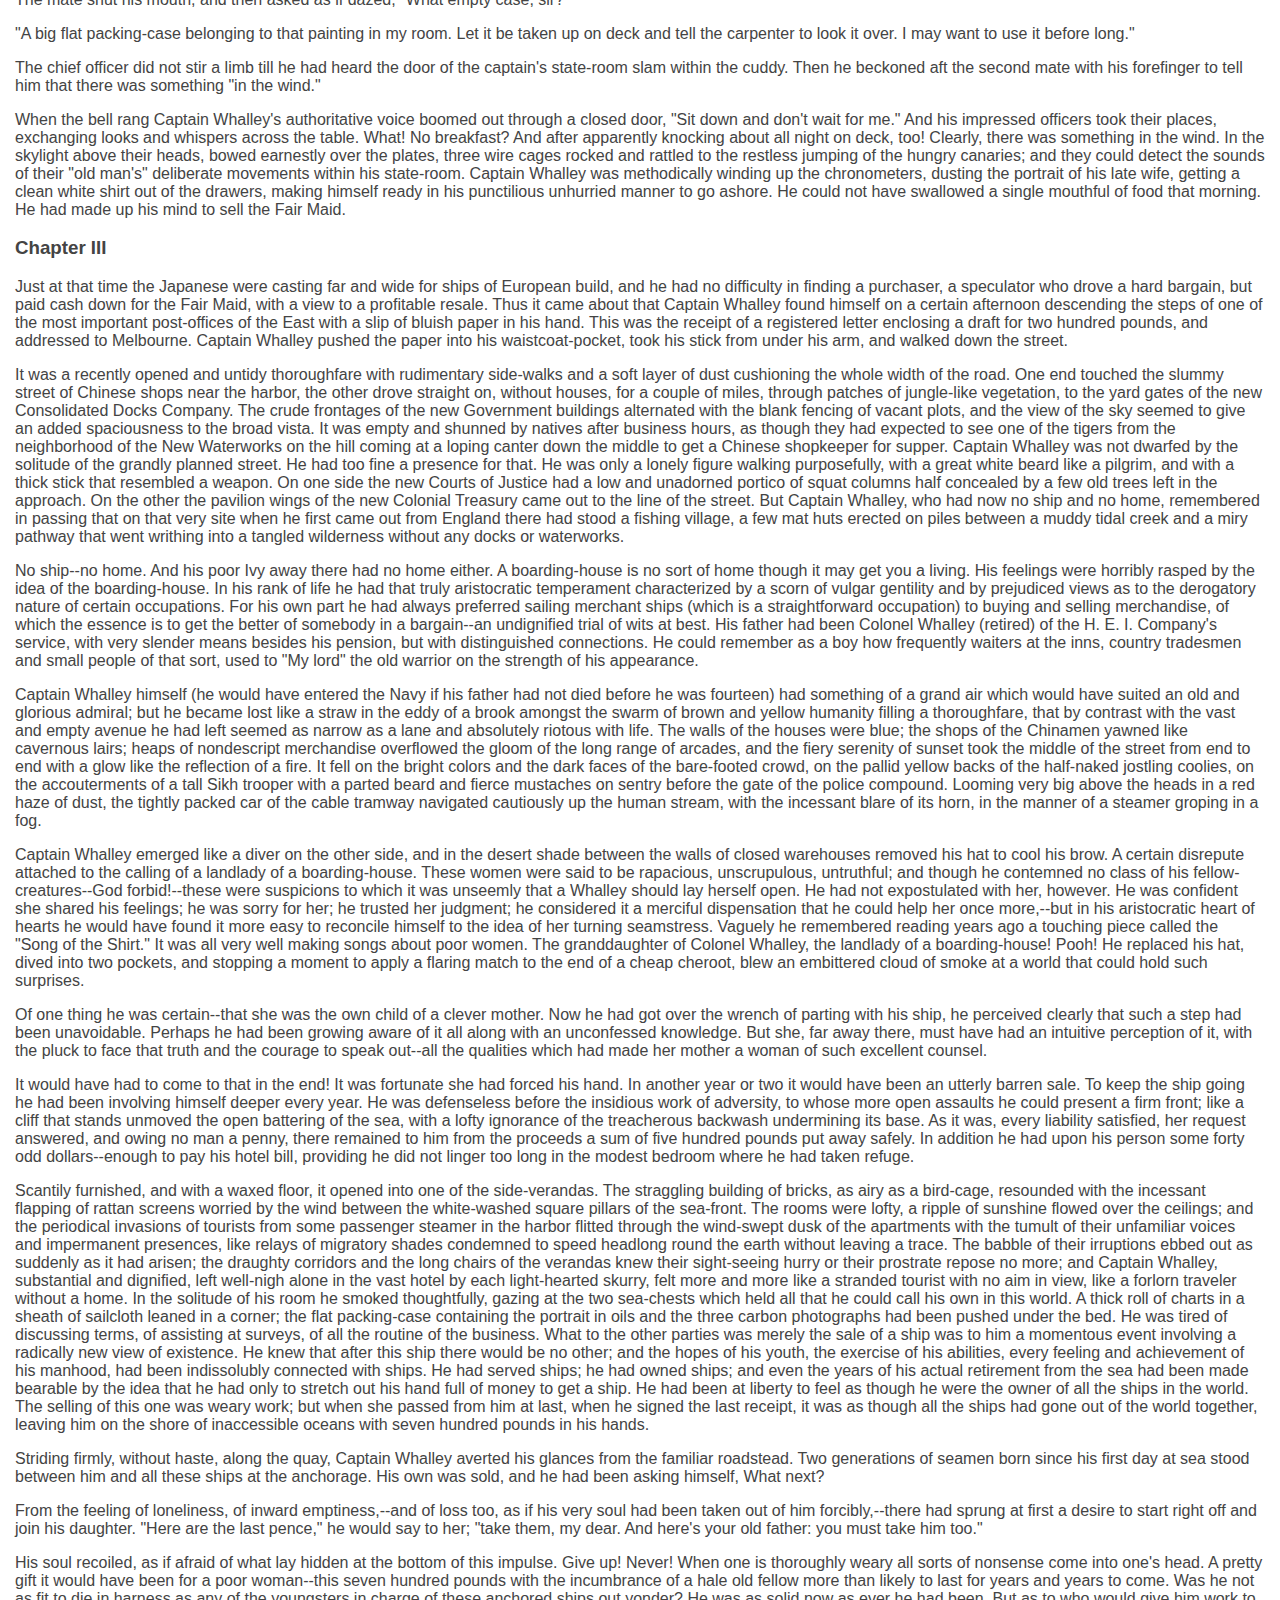
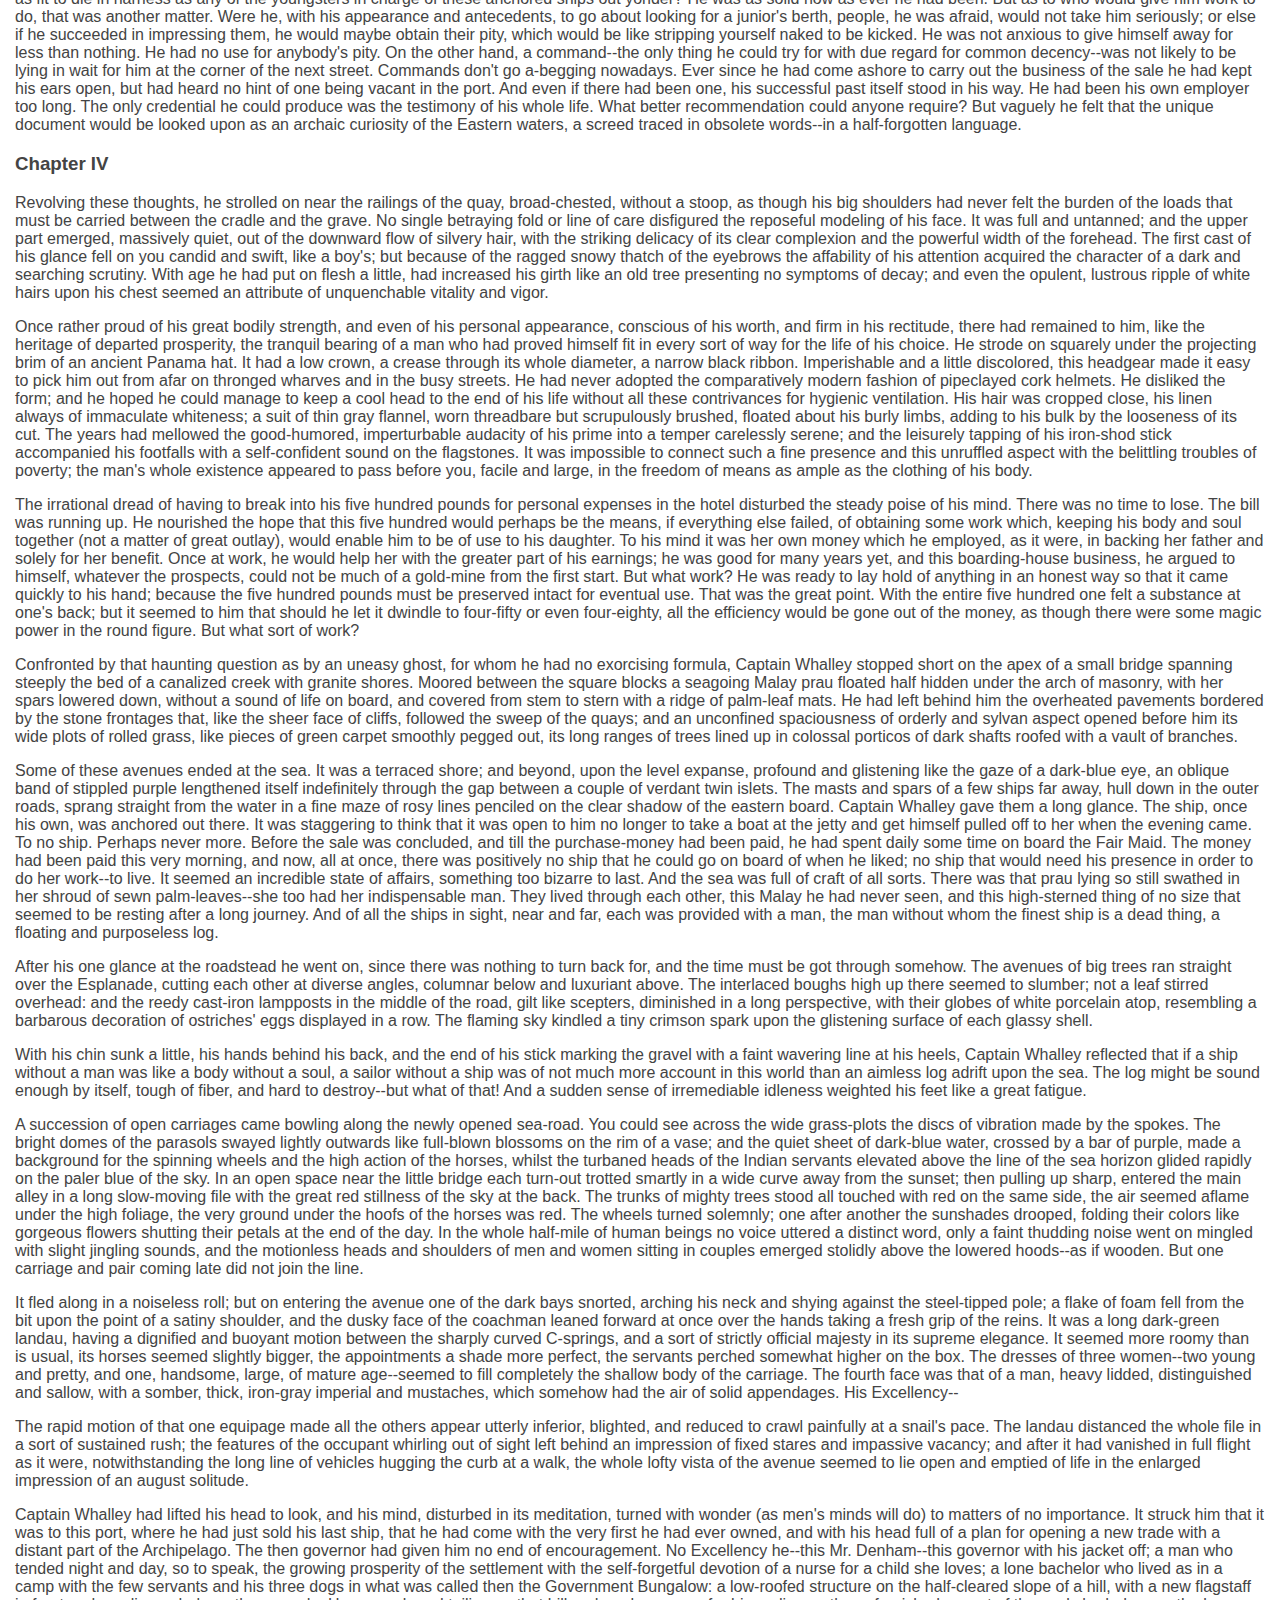
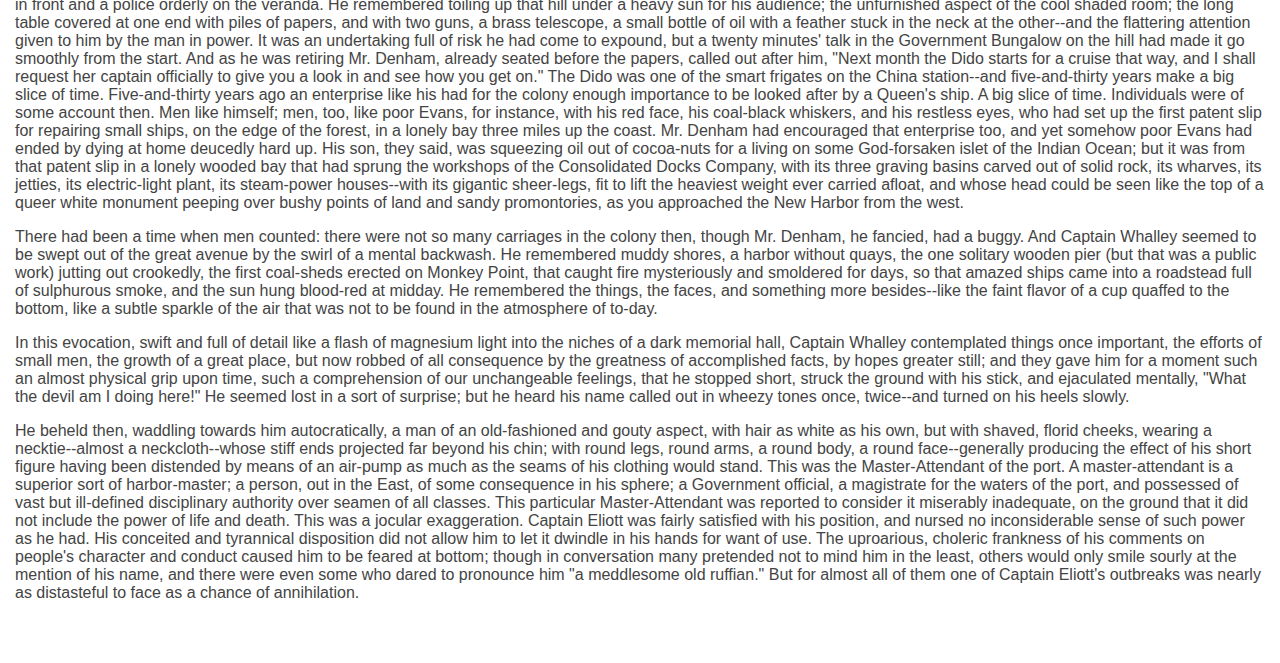
<file: finity_techserv_portfolio_website_app/static/finity_techserv_portfolio_website_app/vendors/tether/examples/scroll/index.html>
<!DOCTYPE html>
<html>
    <head>
        <link rel="stylesheet" href="../resources/css/base.css" />
        <link rel="stylesheet" href="../common/css/style.css" />
    </head>
    <body>

    <div class="instructions">Scroll the page</div>

    <h2>THE END OF THE TETHER</h2>

    <p>By Joseph Conrad</p>

    <h3>Chapter I</h3>

    <p>For a long time after the course of the steamer <em>Sofala</em> had been
    altered for the land, the low swampy coast had retained its appearance
    of a mere smudge of darkness beyond a belt of glitter. The sunrays
    seemed to fall violently upon the calm sea--seemed to shatter themselves
    upon an adamantine surface into sparkling dust, into a dazzling vapor
    of light that blinded the eye and wearied the brain with its unsteady
    brightness.</p>

    <p>Captain Whalley did not look at it. When his Serang, approaching the
    roomy cane arm-chair which he filled capably, had informed him in a low
    voice that the course was to be altered, he had risen at once and had
    remained on his feet, face forward, while the head of his ship swung
    through a quarter of a circle. He had not uttered a single word, not
    even the word to steady the helm. It was the Serang, an elderly, alert,
    little Malay, with a very dark skin, who murmured the order to the
    helmsman. And then slowly Captain Whalley sat down again in the
    arm-chair on the bridge and fixed his eyes on the deck between his feet.</p>

    <p>He could not hope to see anything new upon this lane of the sea. He had
    been on these coasts for the last three years. From Low Cape to Malantan
    the distance was fifty miles, six hours' steaming for the old ship with
    the tide, or seven against. Then you steered straight for the land, and
    by-and-by three palms would appear on the sky, tall and slim, and with
    their disheveled heads in a bunch, as if in confidential criticism of
    the dark mangroves. The Sofala would be headed towards the somber
    strip of the coast, which at a given moment, as the ship closed with
    it obliquely, would show several clean shining fractures--the brimful
    estuary of a river. Then on through a brown liquid, three parts water
    and one part black earth, on and on between the low shores, three parts
    black earth and one part brackish water, the Sofala would plow her way
    up-stream, as she had done once every month for these seven years or
    more, long before he was aware of her existence, long before he had ever
    thought of having anything to do with her and her invariable voyages.
    The old ship ought to have known the road better than her men, who had
    not been kept so long at it without a change; better than the faithful
    Serang, whom he had brought over from his last ship to keep the
    captain's watch; better than he himself, who had been her captain for
    the last three years only. She could always be depended upon to make her
    courses. Her compasses were never out. She was no trouble at all to
    take about, as if her great age had given her knowledge, wisdom, and
    steadiness. She made her landfalls to a degree of the bearing, and
    almost to a minute of her allowed time. At any moment, as he sat on
    the bridge without looking up, or lay sleepless in his bed, simply by
    reckoning the days and the hours he could tell where he was--the precise
    spot of the beat. He knew it well too, this monotonous huckster's
    round, up and down the Straits; he knew its order and its sights and its
    people. Malacca to begin with, in at daylight and out at dusk, to cross
    over with a rigid phosphorescent wake this highway of the Far East.
    Darkness and gleams on the water, clear stars on a black sky, perhaps
    the lights of a home steamer keeping her unswerving course in the
    middle, or maybe the elusive shadow of a native craft with her mat sails
    flitting by silently--and the low land on the other side in sight
    at daylight. At noon the three palms of the next place of call, up a
    sluggish river. The only white man residing there was a retired young
    sailor, with whom he had become friendly in the course of many voyages.
    Sixty miles farther on there was another place of call, a deep bay with
    only a couple of houses on the beach. And so on, in and out, picking
    up coastwise cargo here and there, and finishing with a hundred miles'
    steady steaming through the maze of an archipelago of small islands up
    to a large native town at the end of the beat. There was a three days'
    rest for the old ship before he started her again in inverse order,
    seeing the same shores from another bearing, hearing the same voices
    in the same places, back again to the Sofala's port of registry on
    the great highway to the East, where he would take up a berth nearly
    opposite the big stone pile of the harbor office till it was time to
    start again on the old round of 1600 miles and thirty days. Not a very
    enterprising life, this, for Captain Whalley, Henry Whalley, otherwise
    Dare-devil Harry--Whalley of the Condor, a famous clipper in her day.
    No. Not a very enterprising life for a man who had served famous firms,
    who had sailed famous ships (more than one or two of them his own); who
    had made famous passages, had been the pioneer of new routes and new
    trades; who had steered across the unsurveyed tracts of the South Seas,
    and had seen the sun rise on uncharted islands. Fifty years at sea, and
    forty out in the East ("a pretty thorough apprenticeship," he used
    to remark smilingly), had made him honorably known to a generation of
    shipowners and merchants in all the ports from Bombay clear over to
    where the East merges into the West upon the coast of the two Americas.
    His fame remained writ, not very large but plain enough, on the
    Admiralty charts. Was there not somewhere between Australia and China a
    Whalley Island and a Condor Reef? On that dangerous coral formation the
    celebrated clipper had hung stranded for three days, her captain and
    crew throwing her cargo overboard with one hand and with the other, as
    it were, keeping off her a flotilla of savage war-canoes. At that time
    neither the island nor the reef had any official existence. Later the
    officers of her Majesty's steam vessel Fusilier, dispatched to make a
    survey of the route, recognized in the adoption of these two names the
    enterprise of the man and the solidity of the ship. Besides, as anyone
    who cares may see, the "General Directory," vol. ii. p. 410, begins the
    description of the "Malotu or Whalley Passage" with the words: "This
    advantageous route, first discovered in 1850 by Captain Whalley in the
    ship Condor," &amp;c., and ends by recommending it warmly to sailing vessels
    leaving the China ports for the south in the months from December to
    April inclusive.</p>

    <p>This was the clearest gain he had out of life. Nothing could rob him
    of this kind of fame. The piercing of the Isthmus of Suez, like the
    breaking of a dam, had let in upon the East a flood of new ships, new
    men, new methods of trade. It had changed the face of the Eastern seas
    and the very spirit of their life; so that his early experiences meant
    nothing whatever to the new generation of seamen.</p>

    <p>In those bygone days he had handled many thousands of pounds of his
    employers' money and of his own; he had attended faithfully, as by law
    a shipmaster is expected to do, to the conflicting interests of owners,
    charterers, and underwriters. He had never lost a ship or consented to
    a shady transaction; and he had lasted well, outlasting in the end the
    conditions that had gone to the making of his name. He had buried his
    wife (in the Gulf of Petchili), had married off his daughter to the man
    of her unlucky choice, and had lost more than an ample competence in the
    crash of the notorious Travancore and Deccan Banking Corporation, whose
    downfall had shaken the East like an earthquake. And he was sixty-five
    years old.</p>

    <h3>Chapter II</h3>

    <p>His age sat lightly enough on him; and of his ruin he was not ashamed.
    He had not been alone to believe in the stability of the Banking
    Corporation. Men whose judgment in matters of finance was as expert as
    his seamanship had commended the prudence of his investments, and had
    themselves lost much money in the great failure. The only difference
    between him and them was that he had lost his all. And yet not his all.
    There had remained to him from his lost fortune a very pretty little
    bark, Fair Maid, which he had bought to occupy his leisure of a retired
    sailor--"to play with," as he expressed it himself.</p>

    <p>He had formally declared himself tired of the sea the year preceding his
    daughter's marriage. But after the young couple had gone to settle in
    Melbourne he found out that he could not make himself happy on shore. He
    was too much of a merchant sea-captain for mere yachting to satisfy him.
    He wanted the illusion of affairs; and his acquisition of the Fair
    Maid preserved the continuity of his life. He introduced her to his
    acquaintances in various ports as "my last command." When he grew too
    old to be trusted with a ship, he would lay her up and go ashore to be
    buried, leaving directions in his will to have the bark towed out and
    scuttled decently in deep water on the day of the funeral. His daughter
    would not grudge him the satisfaction of knowing that no stranger would
    handle his last command after him. With the fortune he was able to leave
    her, the value of a 500-ton bark was neither here nor there. All this
    would be said with a jocular twinkle in his eye: the vigorous old man
    had too much vitality for the sentimentalism of regret; and a little
    wistfully withal, because he was at home in life, taking a genuine
    pleasure in its feelings and its possessions; in the dignity of his
    reputation and his wealth, in his love for his daughter, and in his
    satisfaction with the ship--the plaything of his lonely leisure.</p>

    <p>He had the cabin arranged in accordance with his simple ideal of comfort
    at sea. A big bookcase (he was a great reader) occupied one side of his
    stateroom; the portrait of his late wife, a flat bituminous oil-painting
    representing the profile and one long black ringlet of a young woman,
    faced his bed-place. Three chronometers ticked him to sleep and greeted
    him on waking with the tiny competition of their beats. He rose at five
    every day. The officer of the morning watch, drinking his early cup
    of coffee aft by the wheel, would hear through the wide orifice of the
    copper ventilators all the splashings, blowings, and splutterings of
    his captain's toilet. These noises would be followed by a sustained
    deep murmur of the Lord's Prayer recited in a loud earnest voice. Five
    minutes afterwards the head and shoulders of Captain Whalley emerged
    out of the companion-hatchway. Invariably he paused for a while on the
    stairs, looking all round at the horizon; upwards at the trim of the
    sails; inhaling deep draughts of the fresh air. Only then he would step
    out on the poop, acknowledging the hand raised to the peak of the cap
    with a majestic and benign "Good morning to you." He walked the deck
    till eight scrupulously. Sometimes, not above twice a year, he had to
    use a thick cudgel-like stick on account of a stiffness in the hip--a
    slight touch of rheumatism, he supposed. Otherwise he knew nothing of
    the ills of the flesh. At the ringing of the breakfast bell he went
    below to feed his canaries, wind up the chronometers, and take the
    head of the table. From there he had before his eyes the big carbon
    photographs of his daughter, her husband, and two fat-legged babies
    --his grandchildren--set in black frames into the maplewood bulkheads
    of the cuddy. After breakfast he dusted the glass over these portraits
    himself with a cloth, and brushed the oil painting of his wife with a
    plumate kept suspended from a small brass hook by the side of the heavy
    gold frame. Then with the door of his stateroom shut, he would sit down
    on the couch under the portrait to read a chapter out of a thick pocket
    Bible--her Bible. But on some days he only sat there for half an hour
    with his finger between the leaves and the closed book resting on his
    knees. Perhaps he had remembered suddenly how fond of boat-sailing she
    used to be.</p>

    <p>She had been a real shipmate and a true woman too. It was like an
    article of faith with him that there never had been, and never could be,
    a brighter, cheerier home anywhere afloat or ashore than his home under
    the poop-deck of the Condor, with the big main cabin all white and gold,
    garlanded as if for a perpetual festival with an unfading wreath. She
    had decorated the center of every panel with a cluster of home flowers.
    It took her a twelvemonth to go round the cuddy with this labor of love.
    To him it had remained a marvel of painting, the highest achievement of
    taste and skill; and as to old Swinburne, his mate, every time he
    came down to his meals he stood transfixed with admiration before the
    progress of the work. You could almost smell these roses, he declared,
    sniffing the faint flavor of turpentine which at that time pervaded the
    saloon, and (as he confessed afterwards) made him somewhat less hearty
    than usual in tackling his food. But there was nothing of the sort to
    interfere with his enjoyment of her singing. "Mrs. Whalley is a regular
    out-and-out nightingale, sir," he would pronounce with a judicial air
    after listening profoundly over the skylight to the very end of the
    piece. In fine weather, in the second dog-watch, the two men could hear
    her trills and roulades going on to the accompaniment of the piano in
    the cabin. On the very day they got engaged he had written to London
    for the instrument; but they had been married for over a year before it
    reached them, coming out round the Cape. The big case made part of the
    first direct general cargo landed in Hong-kong harbor--an event that to
    the men who walked the busy quays of to-day seemed as hazily remote as
    the dark ages of history. But Captain Whalley could in a half hour of
    solitude live again all his life, with its romance, its idyl, and its
    sorrow. He had to close her eyes himself. She went away from under the
    ensign like a sailor's wife, a sailor herself at heart. He had read
    the service over her, out of her own prayer-book, without a break in his
    voice. When he raised his eyes he could see old Swinburne facing him
    with his cap pressed to his breast, and his rugged, weather-beaten,
    impassive face streaming with drops of water like a lump of chipped red
    granite in a shower. It was all very well for that old sea-dog to cry.
    He had to read on to the end; but after the splash he did not remember
    much of what happened for the next few days. An elderly sailor of the
    crew, deft at needlework, put together a mourning frock for the child
    out of one of her black skirts.</p>

    <p>He was not likely to forget; but you cannot dam up life like a sluggish
    stream. It will break out and flow over a man's troubles, it will close
    upon a sorrow like the sea upon a dead body, no matter how much love has
    gone to the bottom. And the world is not bad. People had been very
    kind to him; especially Mrs. Gardner, the wife of the senior partner
    in Gardner, Patteson, &amp; Co., the owners of the Condor. It was she who
    volunteered to look after the little one, and in due course took her to
    England (something of a journey in those days, even by the overland
    mail route) with her own girls to finish her education. It was ten years
    before he saw her again.</p>

    <p>As a little child she had never been frightened of bad weather; she
    would beg to be taken up on deck in the bosom of his oilskin coat to
    watch the big seas hurling themselves upon the Condor. The swirl and
    crash of the waves seemed to fill her small soul with a breathless
    delight. "A good boy spoiled," he used to say of her in joke. He had
    named her Ivy because of the sound of the word, and obscurely fascinated
    by a vague association of ideas. She had twined herself tightly round
    his heart, and he intended her to cling close to her father as to a
    tower of strength; forgetting, while she was little, that in the nature
    of things she would probably elect to cling to someone else. But
    he loved life well enough for even that event to give him a certain
    satisfaction, apart from his more intimate feeling of loss.</p>

    <p>After he had purchased the Fair Maid to occupy his loneliness, he
    hastened to accept a rather unprofitable freight to Australia simply for
    the opportunity of seeing his daughter in her own home. What made him
    dissatisfied there was not to see that she clung now to somebody else,
    but that the prop she had selected seemed on closer examination "a
    rather poor stick"--even in the matter of health. He disliked his
    son-in-law's studied civility perhaps more than his method of
    handling the sum of money he had given Ivy at her marriage. But of his
    apprehensions he said nothing. Only on the day of his departure, with
    the hall-door open already, holding her hands and looking steadily into
    her eyes, he had said, "You know, my dear, all I have is for you and the
    chicks. Mind you write to me openly." She had answered him by an almost
    imperceptible movement of her head. She resembled her mother in
    the color of her eyes, and in character--and also in this, that she
    understood him without many words.</p>

    <p>Sure enough she had to write; and some of these letters made Captain
    Whalley lift his white eye-brows. For the rest he considered he was
    reaping the true reward of his life by being thus able to produce on
    demand whatever was needed. He had not enjoyed himself so much in a
    way since his wife had died. Characteristically enough his son-in-law's
    punctuality in failure caused him at a distance to feel a sort of
    kindness towards the man. The fellow was so perpetually being jammed on
    a lee shore that to charge it all to his reckless navigation would be
    manifestly unfair. No, no! He knew well what that meant. It was bad
    luck. His own had been simply marvelous, but he had seen in his life too
    many good men--seamen and others--go under with the sheer weight of bad
    luck not to recognize the fatal signs. For all that, he was cogitating
    on the best way of tying up very strictly every penny he had to leave,
    when, with a preliminary rumble of rumors (whose first sound reached
    him in Shanghai as it happened), the shock of the big failure came;
    and, after passing through the phases of stupor, of incredulity, of
    indignation, he had to accept the fact that he had nothing to speak of
    to leave.</p>

    <p>Upon that, as if he had only waited for this catastrophe, the unlucky
    man, away there in Melbourne, gave up his unprofitable game, and sat
    down--in an invalid's bath-chair at that too. "He will never walk
    again," wrote the wife. For the first time in his life Captain Whalley
    was a bit staggered.</p>

    <p>The Fair Maid had to go to work in bitter earnest now. It was no longer
    a matter of preserving alive the memory of Dare-devil Harry Whalley in
    the Eastern Seas, or of keeping an old man in pocket-money and clothes,
    with, perhaps, a bill for a few hundred first-class cigars thrown in at
    the end of the year. He would have to buckle-to, and keep her going hard
    on a scant allowance of gilt for the ginger-bread scrolls at her stem
    and stern.</p>

    <p>This necessity opened his eyes to the fundamental changes of the world.
    Of his past only the familiar names remained, here and there, but
    the things and the men, as he had known them, were gone. The name of
    Gardner, Patteson, &amp; Co. was still displayed on the walls of warehouses
    by the waterside, on the brass plates and window-panes in the business
    quarters of more than one Eastern port, but there was no longer a
    Gardner or a Patteson in the firm. There was no longer for Captain
    Whalley an arm-chair and a welcome in the private office, with a bit of
    business ready to be put in the way of an old friend, for the sake of
    bygone services. The husbands of the Gardner girls sat behind the desks
    in that room where, long after he had left the employ, he had kept his
    right of entrance in the old man's time. Their ships now had yellow
    funnels with black tops, and a time-table of appointed routes like a
    confounded service of tramways. The winds of December and June were all
    one to them; their captains (excellent young men he doubted not) were,
    to be sure, familiar with Whalley Island, because of late years the
    Government had established a white fixed light on the north end (with
    a red danger sector over the Condor Reef), but most of them would have
    been extremely surprised to hear that a flesh-and-blood Whalley still
    existed--an old man going about the world trying to pick up a cargo here
    and there for his little bark.</p>

    <p>And everywhere it was the same. Departed the men who would have nodded
    appreciatively at the mention of his name, and would have thought
    themselves bound in honor to do something for Dare-devil Harry Whalley.
    Departed the opportunities which he would have known how to seize; and
    gone with them the white-winged flock of clippers that lived in the
    boisterous uncertain life of the winds, skimming big fortunes out of
    the foam of the sea. In a world that pared down the profits to an
    irreducible minimum, in a world that was able to count its disengaged
    tonnage twice over every day, and in which lean charters were snapped up
    by cable three months in advance, there were no chances of fortune for
    an individual wandering haphazard with a little bark--hardly indeed any
    room to exist.</p>

    <p>He found it more difficult from year to year. He suffered greatly from
    the smallness of remittances he was able to send his daughter. Meantime
    he had given up good cigars, and even in the matter of inferior cheroots
    limited himself to six a day. He never told her of his difficulties, and
    she never enlarged upon her struggle to live. Their confidence in each
    other needed no explanations, and their perfect understanding endured
    without protestations of gratitude or regret. He would have been shocked
    if she had taken it into her head to thank him in so many words, but
    he found it perfectly natural that she should tell him she needed two
    hundred pounds.</p>

    <p>He had come in with the Fair Maid in ballast to look for a freight in
    the Sofala's port of registry, and her letter met him there. Its tenor
    was that it was no use mincing matters. Her only resource was in opening
    a boarding-house, for which the prospects, she judged, were good. Good
    enough, at any rate, to make her tell him frankly that with two hundred
    pounds she could make a start. He had torn the envelope open, hastily,
    on deck, where it was handed to him by the ship-chandler's runner, who
    had brought his mail at the moment of anchoring. For the second time
    in his life he was appalled, and remained stock-still at the cabin door
    with the paper trembling between his fingers. Open a boarding-house! Two
    hundred pounds for a start! The only resource! And he did not know where
    to lay his hands on two hundred pence.</p>

    <p>All that night Captain Whalley walked the poop of his anchored ship, as
    though he had been about to close with the land in thick weather, and
    uncertain of his position after a run of many gray days without a sight
    of sun, moon, or stars. The black night twinkled with the guiding lights
    of seamen and the steady straight lines of lights on shore; and all
    around the Fair Maid the riding lights of ships cast trembling trails
    upon the water of the roadstead. Captain Whalley saw not a gleam
    anywhere till the dawn broke and he found out that his clothing was
    soaked through with the heavy dew.</p>

    <p>His ship was awake. He stopped short, stroked his wet beard, and
    descended the poop ladder backwards, with tired feet. At the sight
    of him the chief officer, lounging about sleepily on the quarterdeck,
    remained open-mouthed in the middle of a great early-morning yawn.</p>

    <p>"Good morning to you," pronounced Captain Whalley solemnly, passing into
    the cabin. But he checked himself in the doorway, and without looking
    back, "By the bye," he said, "there should be an empty wooden case put
    away in the lazarette. It has not been broken up--has it?"</p>

    <p>The mate shut his mouth, and then asked as if dazed, "What empty case,
    sir?"</p>

    <p>"A big flat packing-case belonging to that painting in my room. Let it
    be taken up on deck and tell the carpenter to look it over. I may want
    to use it before long."</p>

    <p>The chief officer did not stir a limb till he had heard the door of the
    captain's state-room slam within the cuddy. Then he beckoned aft the
    second mate with his forefinger to tell him that there was something "in
    the wind."</p>

    <p>When the bell rang Captain Whalley's authoritative voice boomed out
    through a closed door, "Sit down and don't wait for me." And his
    impressed officers took their places, exchanging looks and whispers
    across the table. What! No breakfast? And after apparently knocking
    about all night on deck, too! Clearly, there was something in the wind.
    In the skylight above their heads, bowed earnestly over the plates,
    three wire cages rocked and rattled to the restless jumping of the
    hungry canaries; and they could detect the sounds of their "old
    man's" deliberate movements within his state-room. Captain Whalley was
    methodically winding up the chronometers, dusting the portrait of
    his late wife, getting a clean white shirt out of the drawers, making
    himself ready in his punctilious unhurried manner to go ashore. He could
    not have swallowed a single mouthful of food that morning. He had made
    up his mind to sell the Fair Maid.</p>

    <h3>Chapter III</h3>

    <p>Just at that time the Japanese were casting far and wide for ships
    of European build, and he had no difficulty in finding a purchaser, a
    speculator who drove a hard bargain, but paid cash down for the Fair
    Maid, with a view to a profitable resale. Thus it came about that
    Captain Whalley found himself on a certain afternoon descending the
    steps of one of the most important post-offices of the East with a slip
    of bluish paper in his hand. This was the receipt of a registered letter
    enclosing a draft for two hundred pounds, and addressed to Melbourne.
    Captain Whalley pushed the paper into his waistcoat-pocket, took his
    stick from under his arm, and walked down the street.</p>

    <p>It was a recently opened and untidy thoroughfare with rudimentary
    side-walks and a soft layer of dust cushioning the whole width of
    the road. One end touched the slummy street of Chinese shops near the
    harbor, the other drove straight on, without houses, for a couple of
    miles, through patches of jungle-like vegetation, to the yard gates
    of the new Consolidated Docks Company. The crude frontages of the new
    Government buildings alternated with the blank fencing of vacant plots,
    and the view of the sky seemed to give an added spaciousness to the
    broad vista. It was empty and shunned by natives after business
    hours, as though they had expected to see one of the tigers from the
    neighborhood of the New Waterworks on the hill coming at a loping canter
    down the middle to get a Chinese shopkeeper for supper. Captain Whalley
    was not dwarfed by the solitude of the grandly planned street. He
    had too fine a presence for that. He was only a lonely figure walking
    purposefully, with a great white beard like a pilgrim, and with a thick
    stick that resembled a weapon. On one side the new Courts of Justice had
    a low and unadorned portico of squat columns half concealed by a few old
    trees left in the approach. On the other the pavilion wings of the
    new Colonial Treasury came out to the line of the street. But Captain
    Whalley, who had now no ship and no home, remembered in passing that
    on that very site when he first came out from England there had stood a
    fishing village, a few mat huts erected on piles between a muddy tidal
    creek and a miry pathway that went writhing into a tangled wilderness
    without any docks or waterworks.</p>

    <p>No ship--no home. And his poor Ivy away there had no home either. A
    boarding-house is no sort of home though it may get you a living. His
    feelings were horribly rasped by the idea of the boarding-house. In his
    rank of life he had that truly aristocratic temperament characterized by
    a scorn of vulgar gentility and by prejudiced views as to the derogatory
    nature of certain occupations. For his own part he had always preferred
    sailing merchant ships (which is a straightforward occupation) to buying
    and selling merchandise, of which the essence is to get the better of
    somebody in a bargain--an undignified trial of wits at best. His father
    had been Colonel Whalley (retired) of the H. E. I. Company's service,
    with very slender means besides his pension, but with distinguished
    connections. He could remember as a boy how frequently waiters at the
    inns, country tradesmen and small people of that sort, used to "My lord"
    the old warrior on the strength of his appearance.</p>

    <p>Captain Whalley himself (he would have entered the Navy if his father
    had not died before he was fourteen) had something of a grand air which
    would have suited an old and glorious admiral; but he became lost like
    a straw in the eddy of a brook amongst the swarm of brown and yellow
    humanity filling a thoroughfare, that by contrast with the vast and
    empty avenue he had left seemed as narrow as a lane and absolutely
    riotous with life. The walls of the houses were blue; the shops of the
    Chinamen yawned like cavernous lairs; heaps of nondescript merchandise
    overflowed the gloom of the long range of arcades, and the fiery
    serenity of sunset took the middle of the street from end to end with a
    glow like the reflection of a fire. It fell on the bright colors and the
    dark faces of the bare-footed crowd, on the pallid yellow backs of the
    half-naked jostling coolies, on the accouterments of a tall Sikh trooper
    with a parted beard and fierce mustaches on sentry before the gate of
    the police compound. Looming very big above the heads in a red haze of
    dust, the tightly packed car of the cable tramway navigated cautiously
    up the human stream, with the incessant blare of its horn, in the manner
    of a steamer groping in a fog.</p>

    <p>Captain Whalley emerged like a diver on the other side, and in the
    desert shade between the walls of closed warehouses removed his hat to
    cool his brow. A certain disrepute attached to the calling of a
    landlady of a boarding-house. These women were said to be rapacious,
    unscrupulous, untruthful; and though he contemned no class of his
    fellow-creatures--God forbid!--these were suspicions to which it was
    unseemly that a Whalley should lay herself open. He had not expostulated
    with her, however. He was confident she shared his feelings; he was
    sorry for her; he trusted her judgment; he considered it a merciful
    dispensation that he could help her once more,--but in his aristocratic
    heart of hearts he would have found it more easy to reconcile himself to
    the idea of her turning seamstress. Vaguely he remembered reading years
    ago a touching piece called the "Song of the Shirt." It was all very
    well making songs about poor women. The granddaughter of Colonel
    Whalley, the landlady of a boarding-house! Pooh! He replaced his hat,
    dived into two pockets, and stopping a moment to apply a flaring match
    to the end of a cheap cheroot, blew an embittered cloud of smoke at a
    world that could hold such surprises.</p>

    <p>Of one thing he was certain--that she was the own child of a clever
    mother. Now he had got over the wrench of parting with his ship, he
    perceived clearly that such a step had been unavoidable. Perhaps he had
    been growing aware of it all along with an unconfessed knowledge. But
    she, far away there, must have had an intuitive perception of it, with
    the pluck to face that truth and the courage to speak out--all the
    qualities which had made her mother a woman of such excellent counsel.</p>

    <p>It would have had to come to that in the end! It was fortunate she had
    forced his hand. In another year or two it would have been an utterly
    barren sale. To keep the ship going he had been involving himself deeper
    every year. He was defenseless before the insidious work of adversity,
    to whose more open assaults he could present a firm front; like a
    cliff that stands unmoved the open battering of the sea, with a lofty
    ignorance of the treacherous backwash undermining its base. As it was,
    every liability satisfied, her request answered, and owing no man a
    penny, there remained to him from the proceeds a sum of five hundred
    pounds put away safely. In addition he had upon his person some forty
    odd dollars--enough to pay his hotel bill, providing he did not linger
    too long in the modest bedroom where he had taken refuge.</p>

    <p>Scantily furnished, and with a waxed floor, it opened into one of
    the side-verandas. The straggling building of bricks, as airy as a
    bird-cage, resounded with the incessant flapping of rattan screens
    worried by the wind between the white-washed square pillars of the
    sea-front. The rooms were lofty, a ripple of sunshine flowed over the
    ceilings; and the periodical invasions of tourists from some passenger
    steamer in the harbor flitted through the wind-swept dusk of the
    apartments with the tumult of their unfamiliar voices and impermanent
    presences, like relays of migratory shades condemned to speed headlong
    round the earth without leaving a trace. The babble of their irruptions
    ebbed out as suddenly as it had arisen; the draughty corridors and
    the long chairs of the verandas knew their sight-seeing hurry or
    their prostrate repose no more; and Captain Whalley, substantial and
    dignified, left well-nigh alone in the vast hotel by each light-hearted
    skurry, felt more and more like a stranded tourist with no aim in view,
    like a forlorn traveler without a home. In the solitude of his room he
    smoked thoughtfully, gazing at the two sea-chests which held all that he
    could call his own in this world. A thick roll of charts in a sheath
    of sailcloth leaned in a corner; the flat packing-case containing the
    portrait in oils and the three carbon photographs had been pushed under
    the bed. He was tired of discussing terms, of assisting at surveys, of
    all the routine of the business. What to the other parties was merely
    the sale of a ship was to him a momentous event involving a radically
    new view of existence. He knew that after this ship there would be no
    other; and the hopes of his youth, the exercise of his abilities, every
    feeling and achievement of his manhood, had been indissolubly connected
    with ships. He had served ships; he had owned ships; and even the years
    of his actual retirement from the sea had been made bearable by the idea
    that he had only to stretch out his hand full of money to get a ship. He
    had been at liberty to feel as though he were the owner of all the
    ships in the world. The selling of this one was weary work; but when
    she passed from him at last, when he signed the last receipt, it was as
    though all the ships had gone out of the world together, leaving him on
    the shore of inaccessible oceans with seven hundred pounds in his hands.</p>

    <p>Striding firmly, without haste, along the quay, Captain Whalley averted
    his glances from the familiar roadstead. Two generations of seamen born
    since his first day at sea stood between him and all these ships at the
    anchorage. His own was sold, and he had been asking himself, What next?</p>

    <p>From the feeling of loneliness, of inward emptiness,--and of loss
    too, as if his very soul had been taken out of him forcibly,--there had
    sprung at first a desire to start right off and join his daughter.
    "Here are the last pence," he would say to her; "take them, my dear. And
    here's your old father: you must take him too."</p>

    <p>His soul recoiled, as if afraid of what lay hidden at the bottom of
    this impulse. Give up! Never! When one is thoroughly weary all sorts of
    nonsense come into one's head. A pretty gift it would have been for a
    poor woman--this seven hundred pounds with the incumbrance of a hale old
    fellow more than likely to last for years and years to come. Was he not
    as fit to die in harness as any of the youngsters in charge of these
    anchored ships out yonder? He was as solid now as ever he had been. But
    as to who would give him work to do, that was another matter. Were he,
    with his appearance and antecedents, to go about looking for a junior's
    berth, people, he was afraid, would not take him seriously; or else if
    he succeeded in impressing them, he would maybe obtain their pity, which
    would be like stripping yourself naked to be kicked. He was not anxious
    to give himself away for less than nothing. He had no use for anybody's
    pity. On the other hand, a command--the only thing he could try for with
    due regard for common decency--was not likely to be lying in wait
    for him at the corner of the next street. Commands don't go a-begging
    nowadays. Ever since he had come ashore to carry out the business of
    the sale he had kept his ears open, but had heard no hint of one being
    vacant in the port. And even if there had been one, his successful past
    itself stood in his way. He had been his own employer too long. The only
    credential he could produce was the testimony of his whole life. What
    better recommendation could anyone require? But vaguely he felt that
    the unique document would be looked upon as an archaic curiosity of the
    Eastern waters, a screed traced in obsolete words--in a half-forgotten
    language.</p>

    <h3>Chapter IV</h3>

    <p>Revolving these thoughts, he strolled on near the railings of the quay,
    broad-chested, without a stoop, as though his big shoulders had never
    felt the burden of the loads that must be carried between the cradle
    and the grave. No single betraying fold or line of care disfigured the
    reposeful modeling of his face. It was full and untanned; and the upper
    part emerged, massively quiet, out of the downward flow of silvery hair,
    with the striking delicacy of its clear complexion and the powerful
    width of the forehead. The first cast of his glance fell on you candid
    and swift, like a boy's; but because of the ragged snowy thatch of the
    eyebrows the affability of his attention acquired the character of a
    dark and searching scrutiny. With age he had put on flesh a little, had
    increased his girth like an old tree presenting no symptoms of decay;
    and even the opulent, lustrous ripple of white hairs upon his chest
    seemed an attribute of unquenchable vitality and vigor.</p>

    <p>Once rather proud of his great bodily strength, and even of his personal
    appearance, conscious of his worth, and firm in his rectitude, there had
    remained to him, like the heritage of departed prosperity, the tranquil
    bearing of a man who had proved himself fit in every sort of way for the
    life of his choice. He strode on squarely under the projecting brim of
    an ancient Panama hat. It had a low crown, a crease through its whole
    diameter, a narrow black ribbon. Imperishable and a little discolored,
    this headgear made it easy to pick him out from afar on thronged wharves
    and in the busy streets. He had never adopted the comparatively modern
    fashion of pipeclayed cork helmets. He disliked the form; and he hoped
    he could manage to keep a cool head to the end of his life without all
    these contrivances for hygienic ventilation. His hair was cropped close,
    his linen always of immaculate whiteness; a suit of thin gray flannel,
    worn threadbare but scrupulously brushed, floated about his burly limbs,
    adding to his bulk by the looseness of its cut. The years had mellowed
    the good-humored, imperturbable audacity of his prime into a temper
    carelessly serene; and the leisurely tapping of his iron-shod stick
    accompanied his footfalls with a self-confident sound on the flagstones.
    It was impossible to connect such a fine presence and this unruffled
    aspect with the belittling troubles of poverty; the man's whole
    existence appeared to pass before you, facile and large, in the freedom
    of means as ample as the clothing of his body.</p>

    <p>The irrational dread of having to break into his five hundred pounds for
    personal expenses in the hotel disturbed the steady poise of his mind.
    There was no time to lose. The bill was running up. He nourished the
    hope that this five hundred would perhaps be the means, if everything
    else failed, of obtaining some work which, keeping his body and soul
    together (not a matter of great outlay), would enable him to be of use
    to his daughter. To his mind it was her own money which he employed, as
    it were, in backing her father and solely for her benefit. Once at work,
    he would help her with the greater part of his earnings; he was good for
    many years yet, and this boarding-house business, he argued to himself,
    whatever the prospects, could not be much of a gold-mine from the first
    start. But what work? He was ready to lay hold of anything in an honest
    way so that it came quickly to his hand; because the five hundred pounds
    must be preserved intact for eventual use. That was the great point.
    With the entire five hundred one felt a substance at one's back; but
    it seemed to him that should he let it dwindle to four-fifty or even
    four-eighty, all the efficiency would be gone out of the money, as though
    there were some magic power in the round figure. But what sort of work?</p>

    <p>Confronted by that haunting question as by an uneasy ghost, for whom he
    had no exorcising formula, Captain Whalley stopped short on the apex
    of a small bridge spanning steeply the bed of a canalized creek with
    granite shores. Moored between the square blocks a seagoing Malay prau
    floated half hidden under the arch of masonry, with her spars lowered
    down, without a sound of life on board, and covered from stem to stern
    with a ridge of palm-leaf mats. He had left behind him the overheated
    pavements bordered by the stone frontages that, like the sheer face of
    cliffs, followed the sweep of the quays; and an unconfined spaciousness
    of orderly and sylvan aspect opened before him its wide plots of rolled
    grass, like pieces of green carpet smoothly pegged out, its long ranges
    of trees lined up in colossal porticos of dark shafts roofed with a
    vault of branches.</p>

    <p>Some of these avenues ended at the sea. It was a terraced shore; and
    beyond, upon the level expanse, profound and glistening like the gaze
    of a dark-blue eye, an oblique band of stippled purple lengthened itself
    indefinitely through the gap between a couple of verdant twin islets.
    The masts and spars of a few ships far away, hull down in the outer
    roads, sprang straight from the water in a fine maze of rosy lines
    penciled on the clear shadow of the eastern board. Captain Whalley gave
    them a long glance. The ship, once his own, was anchored out there. It
    was staggering to think that it was open to him no longer to take a boat
    at the jetty and get himself pulled off to her when the evening came. To
    no ship. Perhaps never more. Before the sale was concluded, and till the
    purchase-money had been paid, he had spent daily some time on board the
    Fair Maid. The money had been paid this very morning, and now, all at
    once, there was positively no ship that he could go on board of when he
    liked; no ship that would need his presence in order to do her work--to
    live. It seemed an incredible state of affairs, something too bizarre
    to last. And the sea was full of craft of all sorts. There was that prau
    lying so still swathed in her shroud of sewn palm-leaves--she too had
    her indispensable man. They lived through each other, this Malay he had
    never seen, and this high-sterned thing of no size that seemed to be
    resting after a long journey. And of all the ships in sight, near and
    far, each was provided with a man, the man without whom the finest ship
    is a dead thing, a floating and purposeless log.</p>

    <p>After his one glance at the roadstead he went on, since there was
    nothing to turn back for, and the time must be got through somehow. The
    avenues of big trees ran straight over the Esplanade, cutting each other
    at diverse angles, columnar below and luxuriant above. The interlaced
    boughs high up there seemed to slumber; not a leaf stirred overhead:
    and the reedy cast-iron lampposts in the middle of the road, gilt like
    scepters, diminished in a long perspective, with their globes of white
    porcelain atop, resembling a barbarous decoration of ostriches' eggs
    displayed in a row. The flaming sky kindled a tiny crimson spark upon
    the glistening surface of each glassy shell.</p>

    <p>With his chin sunk a little, his hands behind his back, and the end of
    his stick marking the gravel with a faint wavering line at his heels,
    Captain Whalley reflected that if a ship without a man was like a body
    without a soul, a sailor without a ship was of not much more account
    in this world than an aimless log adrift upon the sea. The log might be
    sound enough by itself, tough of fiber, and hard to destroy--but what of
    that! And a sudden sense of irremediable idleness weighted his feet like
    a great fatigue.</p>

    <p>A succession of open carriages came bowling along the newly opened
    sea-road. You could see across the wide grass-plots the discs of
    vibration made by the spokes. The bright domes of the parasols swayed
    lightly outwards like full-blown blossoms on the rim of a vase; and
    the quiet sheet of dark-blue water, crossed by a bar of purple, made a
    background for the spinning wheels and the high action of the horses,
    whilst the turbaned heads of the Indian servants elevated above the line
    of the sea horizon glided rapidly on the paler blue of the sky. In an
    open space near the little bridge each turn-out trotted smartly in a
    wide curve away from the sunset; then pulling up sharp, entered the main
    alley in a long slow-moving file with the great red stillness of the sky
    at the back. The trunks of mighty trees stood all touched with red on
    the same side, the air seemed aflame under the high foliage, the
    very ground under the hoofs of the horses was red. The wheels turned
    solemnly; one after another the sunshades drooped, folding their colors
    like gorgeous flowers shutting their petals at the end of the day. In
    the whole half-mile of human beings no voice uttered a distinct word,
    only a faint thudding noise went on mingled with slight jingling sounds,
    and the motionless heads and shoulders of men and women sitting in
    couples emerged stolidly above the lowered hoods--as if wooden. But one
    carriage and pair coming late did not join the line.</p>

    <p>It fled along in a noiseless roll; but on entering the avenue one of the
    dark bays snorted, arching his neck and shying against the steel-tipped
    pole; a flake of foam fell from the bit upon the point of a satiny
    shoulder, and the dusky face of the coachman leaned forward at once over
    the hands taking a fresh grip of the reins. It was a long dark-green
    landau, having a dignified and buoyant motion between the sharply
    curved C-springs, and a sort of strictly official majesty in its supreme
    elegance. It seemed more roomy than is usual, its horses seemed slightly
    bigger, the appointments a shade more perfect, the servants perched
    somewhat higher on the box. The dresses of three women--two young
    and pretty, and one, handsome, large, of mature age--seemed to fill
    completely the shallow body of the carriage. The fourth face was that
    of a man, heavy lidded, distinguished and sallow, with a somber, thick,
    iron-gray imperial and mustaches, which somehow had the air of solid
    appendages. His Excellency--</p>

    <p>The rapid motion of that one equipage made all the others appear utterly
    inferior, blighted, and reduced to crawl painfully at a snail's pace.
    The landau distanced the whole file in a sort of sustained rush; the
    features of the occupant whirling out of sight left behind an impression
    of fixed stares and impassive vacancy; and after it had vanished in full
    flight as it were, notwithstanding the long line of vehicles hugging the
    curb at a walk, the whole lofty vista of the avenue seemed to lie open
    and emptied of life in the enlarged impression of an august solitude.</p>

    <p>Captain Whalley had lifted his head to look, and his mind, disturbed in
    its meditation, turned with wonder (as men's minds will do) to matters
    of no importance. It struck him that it was to this port, where he had
    just sold his last ship, that he had come with the very first he had
    ever owned, and with his head full of a plan for opening a new trade
    with a distant part of the Archipelago. The then governor had given
    him no end of encouragement. No Excellency he--this Mr. Denham--this
    governor with his jacket off; a man who tended night and day, so to
    speak, the growing prosperity of the settlement with the self-forgetful
    devotion of a nurse for a child she loves; a lone bachelor who lived as
    in a camp with the few servants and his three dogs in what was called
    then the Government Bungalow: a low-roofed structure on the half-cleared
    slope of a hill, with a new flagstaff in front and a police orderly on
    the veranda. He remembered toiling up that hill under a heavy sun for
    his audience; the unfurnished aspect of the cool shaded room; the long
    table covered at one end with piles of papers, and with two guns, a
    brass telescope, a small bottle of oil with a feather stuck in the neck
    at the other--and the flattering attention given to him by the man in
    power. It was an undertaking full of risk he had come to expound, but a
    twenty minutes' talk in the Government Bungalow on the hill had made it
    go smoothly from the start. And as he was retiring Mr. Denham, already
    seated before the papers, called out after him, "Next month the Dido
    starts for a cruise that way, and I shall request her captain officially
    to give you a look in and see how you get on." The Dido was one of the
    smart frigates on the China station--and five-and-thirty years make a
    big slice of time. Five-and-thirty years ago an enterprise like his had
    for the colony enough importance to be looked after by a Queen's ship.
    A big slice of time. Individuals were of some account then. Men like
    himself; men, too, like poor Evans, for instance, with his red face,
    his coal-black whiskers, and his restless eyes, who had set up the first
    patent slip for repairing small ships, on the edge of the forest, in
    a lonely bay three miles up the coast. Mr. Denham had encouraged that
    enterprise too, and yet somehow poor Evans had ended by dying at
    home deucedly hard up. His son, they said, was squeezing oil out of
    cocoa-nuts for a living on some God-forsaken islet of the Indian Ocean;
    but it was from that patent slip in a lonely wooded bay that had sprung
    the workshops of the Consolidated Docks Company, with its three
    graving basins carved out of solid rock, its wharves, its jetties,
    its electric-light plant, its steam-power houses--with its gigantic
    sheer-legs, fit to lift the heaviest weight ever carried afloat, and
    whose head could be seen like the top of a queer white monument peeping
    over bushy points of land and sandy promontories, as you approached the
    New Harbor from the west.</p>

    <p>There had been a time when men counted: there were not so many carriages
    in the colony then, though Mr. Denham, he fancied, had a buggy. And
    Captain Whalley seemed to be swept out of the great avenue by the swirl
    of a mental backwash. He remembered muddy shores, a harbor without
    quays, the one solitary wooden pier (but that was a public work) jutting
    out crookedly, the first coal-sheds erected on Monkey Point, that caught
    fire mysteriously and smoldered for days, so that amazed ships came
    into a roadstead full of sulphurous smoke, and the sun hung blood-red
    at midday. He remembered the things, the faces, and something more
    besides--like the faint flavor of a cup quaffed to the bottom, like a
    subtle sparkle of the air that was not to be found in the atmosphere of
    to-day.</p>

    <p>In this evocation, swift and full of detail like a flash of magnesium
    light into the niches of a dark memorial hall, Captain Whalley
    contemplated things once important, the efforts of small men, the growth
    of a great place, but now robbed of all consequence by the greatness
    of accomplished facts, by hopes greater still; and they gave him for a
    moment such an almost physical grip upon time, such a comprehension of
    our unchangeable feelings, that he stopped short, struck the ground with
    his stick, and ejaculated mentally, "What the devil am I doing here!" He
    seemed lost in a sort of surprise; but he heard his name called out in
    wheezy tones once, twice--and turned on his heels slowly.</p>

    <p>He beheld then, waddling towards him autocratically, a man of an
    old-fashioned and gouty aspect, with hair as white as his own, but with
    shaved, florid cheeks, wearing a necktie--almost a neckcloth--whose
    stiff ends projected far beyond his chin; with round legs, round arms,
    a round body, a round face--generally producing the effect of his short
    figure having been distended by means of an air-pump as much as the
    seams of his clothing would stand. This was the Master-Attendant of the
    port. A master-attendant is a superior sort of harbor-master; a person,
    out in the East, of some consequence in his sphere; a Government
    official, a magistrate for the waters of the port, and possessed of vast
    but ill-defined disciplinary authority over seamen of all classes.
    This particular Master-Attendant was reported to consider it miserably
    inadequate, on the ground that it did not include the power of life
    and death. This was a jocular exaggeration. Captain Eliott was fairly
    satisfied with his position, and nursed no inconsiderable sense of such
    power as he had. His conceited and tyrannical disposition did not allow
    him to let it dwindle in his hands for want of use. The uproarious,
    choleric frankness of his comments on people's character and conduct
    caused him to be feared at bottom; though in conversation many pretended
    not to mind him in the least, others would only smile sourly at the
    mention of his name, and there were even some who dared to pronounce him
    "a meddlesome old ruffian." But for almost all of them one of Captain
    Eliott's outbreaks was nearly as distasteful to face as a chance of
    annihilation.</p>

      <style>
        body {
          padding: 15px;
        }

        .pointer {
          padding: 15px;
          background-color: rgba(0, 0, 0, 0.4);
          color: white;
          border-radius: 10px;
          pointer-events: none;
          opacity: 0;

          transition: opacity 300ms;
          -webkit-transition: opacity 300ms;
        }

        .pointer.show {
          opacity: 1;
        }
      </style>


      <div class="pointer"></div>

      <script src="//github.hubspot.com/tether/dist/js/tether.js"></script>
      <script>
        new Tether({
          element: '.pointer',
          attachment: 'middle right',
          targetAttachment: 'middle left',
          targetModifier: 'scroll-handle',
          target: document.body
        });

        var headers = document.querySelectorAll('h1,h2,h3,h4,h5,h6');
        var hideTimeout = null;
        var pointer = document.querySelector('.pointer')

        var getSection = function(){
          var closest, closestTop;
          for (var i=0; i < headers.length; i++){
            var rect = headers[i].getBoundingClientRect();

            if (closestTop === undefined || (rect.top < 0 && rect.top > closestTop)){
              closestTop = rect.top;
              closest = headers[i];
            }
          }
          return closest.innerHTML;
        }

        document.addEventListener('scroll', function(){
          var percentage = Math.floor((100 * Math.max(0, pageYOffset)) / (document.body.scrollHeight - innerHeight)) + '%'
          pointer.innerHTML = getSection() + ' - ' + percentage

          pointer.classList.add('show');

          if (hideTimeout)
            clearTimeout(hideTimeout);
  
          hideTimeout = setTimeout(function(){
            pointer.classList.remove('show');
          }, 1000);
        });
    </script>
  </body>
</html>
</file>
<file: finity_techserv_portfolio_website_app/static/finity_techserv_portfolio_website_app/vendors/tether/examples/resources/css/base.css>
body {
    font-family: "Helvetica Neue", sans-serif;
    color: #444;
    margin: 0px;
}

a {
    cursor: pointer;
    color: blue;
}
</file>
<file: finity_techserv_portfolio_website_app/static/finity_techserv_portfolio_website_app/vendors/tether/examples/common/css/style.css>
body {
    min-height: 3000px;
}
.element {
    width: 200px;
    height: 200px;
    background-color: #fe8;
    position: absolute;
    z-index: 6;
}

.target {
    width: 300px;
    height: 50px;
    margin: 0 35%;
    background-color: #4e9;
}

.container {
    height: 600px;
    overflow: scroll;
    width: 600px;
    border: 20px solid #CCC;
    margin-top: 100px;
}

body {
    padding: 15px;
}

body > .container {
    margin: 0 auto;
}

.pad {
    height: 400px;
    width: 100px;
}

.instructions {
    width: 100%;
    text-align: center;
    font-size: 24px;
    padding: 15px;
    background-color: rgba(210, 180, 140, 0.4);
    margin: -15px -15px 0 -15px;
}
</file>
